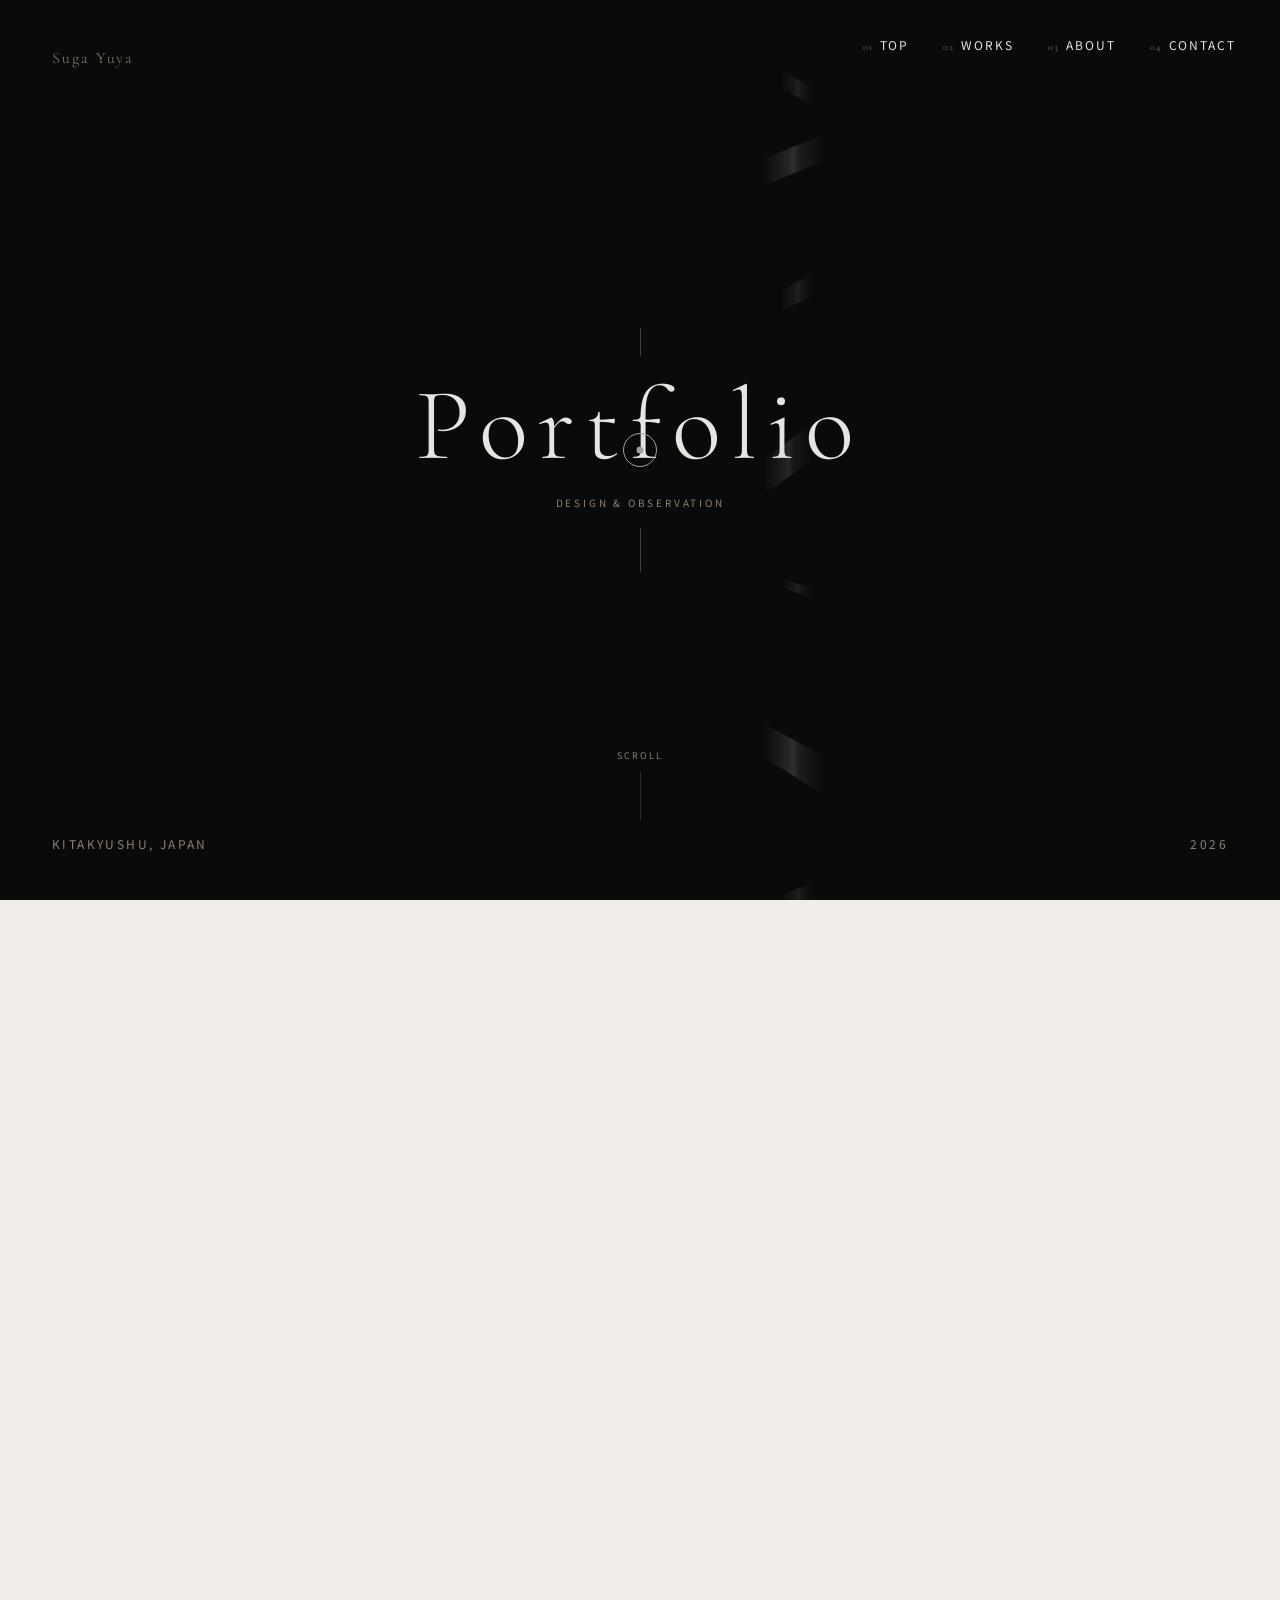
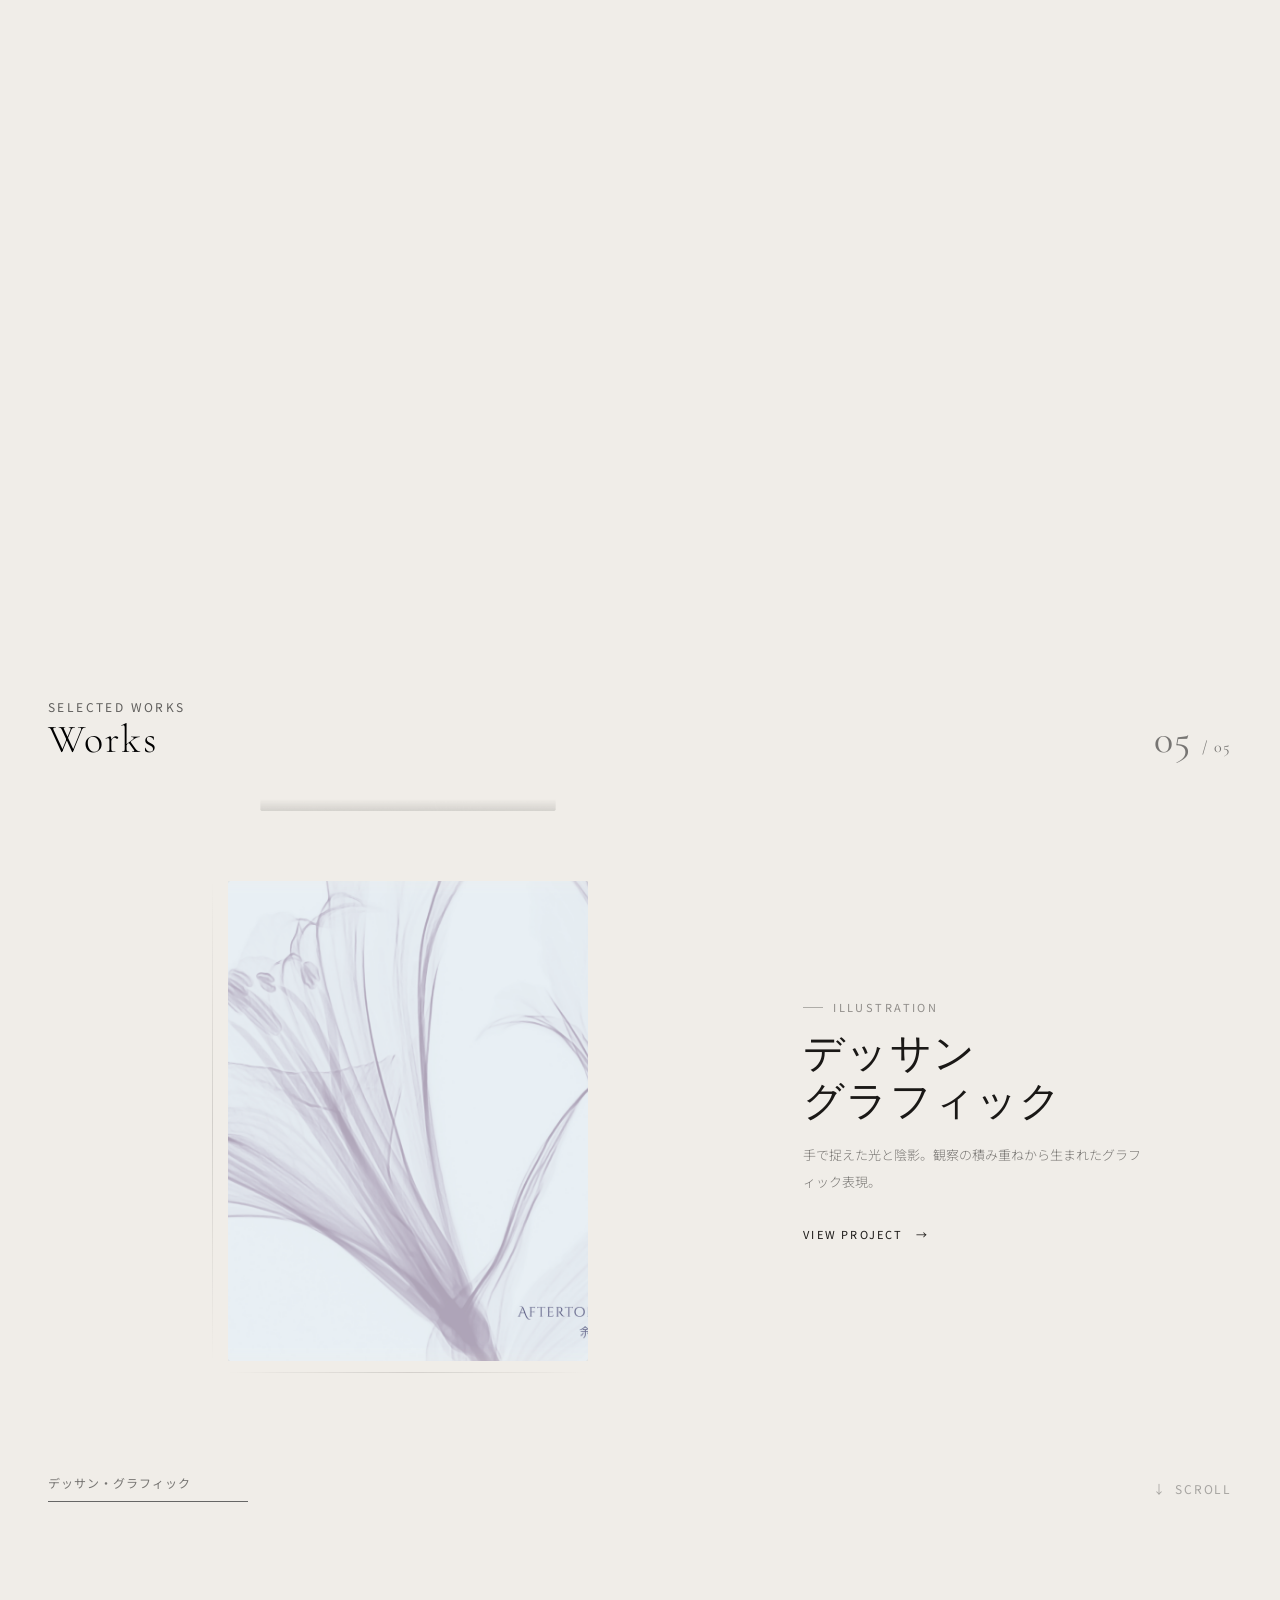
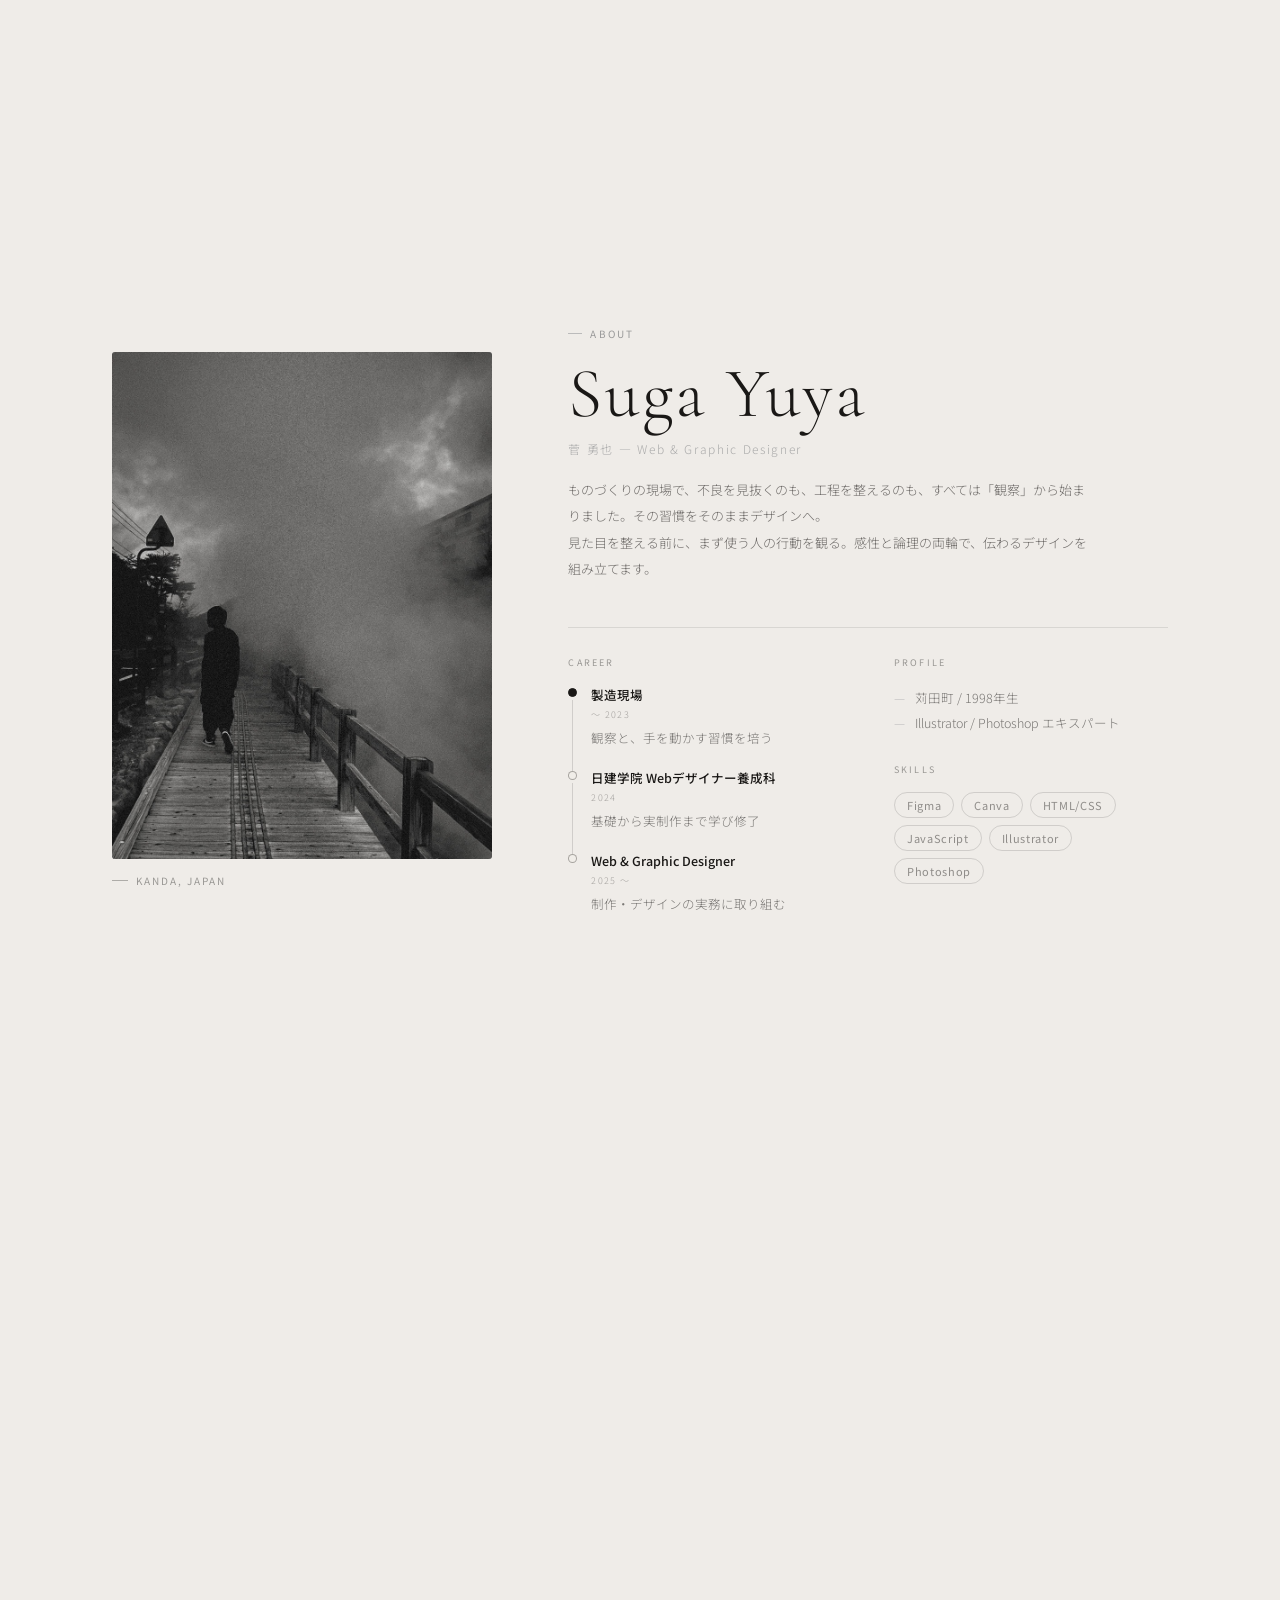
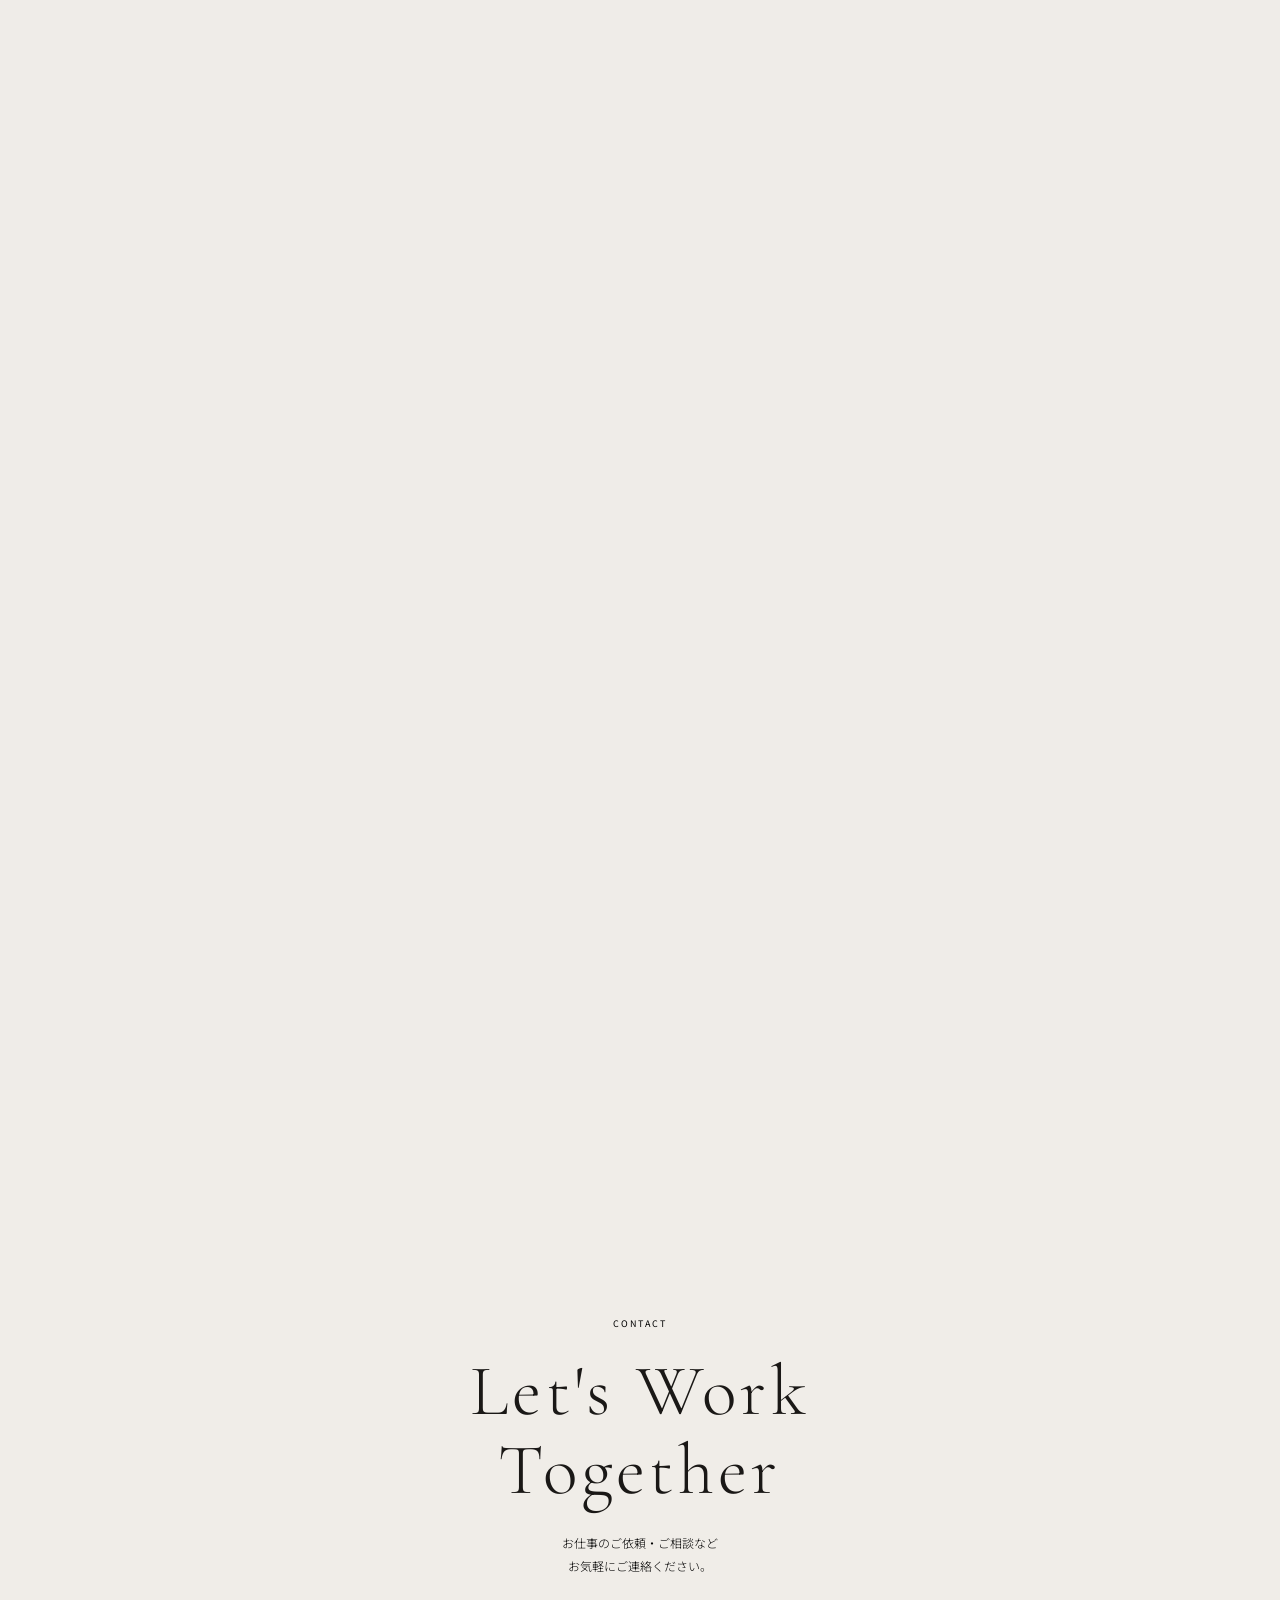
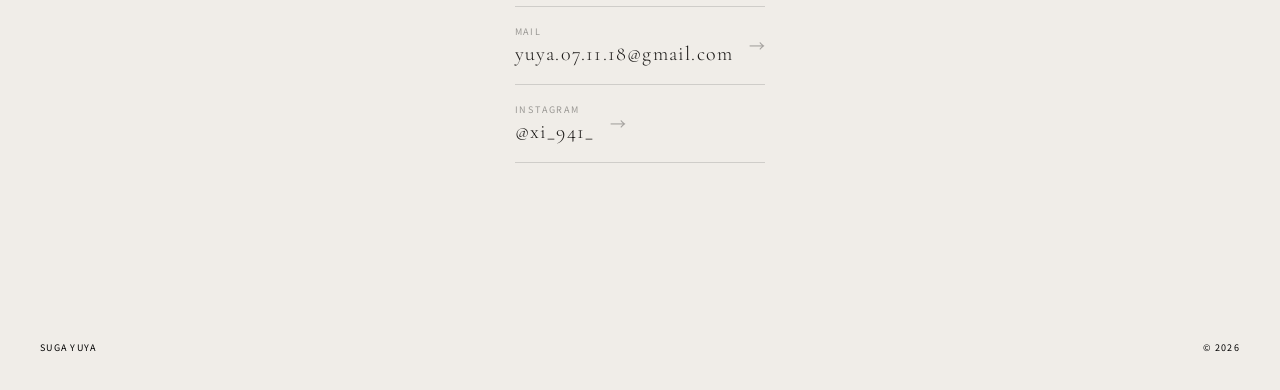
<file: index.html>
<!DOCTYPE html>
<html lang="ja">
<head>
<meta charset="UTF-8">
<meta name="viewport" content="width=device-width, initial-scale=1.0">
<title>Suga Yuya — Portfolio</title>
<link rel="stylesheet" href="css/style.css">
</head>
<body>

<canvas id="waveCanvas" style="position:fixed;top:0;left:0;width:100vw;height:100vh;z-index:5;pointer-events:none;"></canvas>

<div style="display:none">
  <svg viewBox="0 0 1440 900" preserveAspectRatio="xMidYMid slice" xmlns="http://www.w3.org/2000/svg">
    <g id="waveGroup" fill="none" stroke="white" opacity="0.15">
      <path class="wp" d="M200 -50 Q160 225 195 450 Q230 675 180 950"/>
      <path class="wp" d="M220 -50 Q175 225 210 450 Q245 675 195 950"/>
      <path class="wp" d="M240 -50 Q190 225 225 450 Q260 675 210 950"/>
      <path class="wp" d="M260 -50 Q205 225 240 450 Q275 675 225 950"/>
      <path class="wp" d="M280 -50 Q220 225 255 450 Q290 675 240 950"/>
      <path class="wp" d="M300 -50 Q235 225 270 450 Q305 675 255 950"/>
      <path class="wp" d="M320 -50 Q250 225 285 450 Q320 675 270 950"/>
      <path class="wp" d="M340 -50 Q265 225 300 450 Q335 675 285 950"/>
      <path class="wp" d="M360 -50 Q280 225 315 450 Q350 675 300 950"/>
      <path class="wp" d="M380 -50 Q295 225 330 450 Q365 675 315 950"/>
      <path class="wp" d="M400 -50 Q310 225 345 450 Q380 675 330 950"/>
      <path class="wp" d="M420 -50 Q325 225 360 450 Q395 675 345 950"/>
      <path class="wp" d="M440 -50 Q340 225 375 450 Q410 675 360 950"/>
      <path class="wp" d="M460 -50 Q355 225 390 450 Q425 675 375 950"/>
    </g>
  </svg>
</div>

<nav class="pc-nav" id="pcNav">
  <a class="pc-nav-item" data-section="fv"><span class="pc-nav-num">01</span>Top</a>
  <a class="pc-nav-item" data-section="works"><span class="pc-nav-num">02</span>Works</a>
  <a class="pc-nav-item" data-section="about"><span class="pc-nav-num">03</span>About</a>
  <a class="pc-nav-item" data-section="contact"><span class="pc-nav-num">04</span>Contact</a>
</nav>

<button class="menu-btn" id="menuBtn">
  <span class="mbl"></span><span class="mbl"></span>
</button>

<div class="menu-overlay" id="menuOverlay">
  <nav class="menu-nav">
    <a class="mni" data-section="fv"><span class="mni-num">01</span><span class="mni-label">Top</span><span class="mni-arrow">→</span></a>
    <a class="mni" data-section="works"><span class="mni-num">02</span><span class="mni-label">Works</span><span class="mni-arrow">→</span></a>
    <a class="mni" data-section="about"><span class="mni-num">03</span><span class="mni-label">About</span><span class="mni-arrow">→</span></a>
    <a class="mni" data-section="contact"><span class="mni-num">04</span><span class="mni-label">Contact</span><span class="mni-arrow">→</span></a>
  </nav>
  <div class="menu-footer">
    <a href="#" class="mfl">Instagram</a>
    <a href="#" class="mfl">GitHub</a>
  </div>
</div>

<div class="fv-wrap">
  <div class="fv" id="fv">
    <canvas class="particle-canvas" data-color="220,216,210" data-opacity="0.7"></canvas>
    <div class="fv-inner">
      <div class="fv-row">
        <span class="fv-name" id="fvName">Suga Yuya</span>
      </div>
      <div class="fv-row-bot">
        <span class="fv-label" id="fvLoc">Kitakyushu, Japan</span>
        <span class="fv-label" id="fvYear">2026</span>
      </div>
    </div>
    <div class="fv-center">
      <div class="fv-div" id="fvDivTop"></div>
      <h1 class="fv-title" id="fvTitle">Portfolio</h1>
      <p class="fv-sub" id="fvSub">Design &amp; Observation</p>
      <div class="fv-div" id="fvDivBot"></div>
    </div>
    <div class="scroll-hint" id="scrollHint">
      <span class="scroll-hint-txt" id="scrollTxt">Scroll</span>
      <div class="scroll-bar" id="scrollBar"></div>
    </div>
  </div>
</div>

<div class="works-section" id="worksSection">
  <div class="works-sticky-wrap" id="worksStickyWrap">
    <div class="works-sticky">
      <header class="works-header">
        <div class="works-header-left">
          <span class="works-eyebrow">Selected Works</span>
          <h2 class="works-heading">Works</h2>
        </div>
        <div class="works-counter">
          <span class="works-counter-cur" id="currentNum">01</span>
          <span>&nbsp;/&nbsp;05</span>
        </div>
      </header>
      <div class="works-main">
        <div class="cards-viewport">
          <div class="cards-track" id="cardsTrack">
            <a href="works/pediatric.html" class="w-card active"><div class="card-side-line"></div><div class="card-bg"><img src="images/after01.jpg" alt="小児科サイトリニューアル"></div><div class="card-bottom-line"></div></a>
            <a href="works/restaurant.html" class="w-card"><div class="card-side-line"></div><div class="card-bg"><img src="images/after02.jpg" alt="飲食店コーポレート"></div><div class="card-bottom-line"></div></a>
            <a href="works/tattoo.html" class="w-card"><div class="card-side-line"></div><div class="card-bg"><img src="images/HTS&TEXT_black.png" alt="タトゥースタジオロゴ"></div><div class="card-bottom-line"></div></a>
            <a href="works/lp.html" class="w-card"><div class="card-side-line"></div><div class="card-bg"><img src="images/works08.jpg" alt="LPデザイン"></div><div class="card-bottom-line"></div></a>
            <a href="works/graphic.html" class="w-card"><div class="card-side-line"></div><div class="card-bg"><img src="images/works06.png" alt="デッサングラフィック"></div><div class="card-bottom-line"></div></a>
          </div>
        </div>
        <div class="works-info" id="worksInfo">
          <span class="works-info-cat" id="wCat">Web Design</span>
          <h3 class="works-info-title" id="wTitle">小児科サイト<br>リニューアル</h3>
          <p class="works-info-desc" id="wDesc">初めての受診でも迷わない。保護者の行動観察から導線を再設計した小児科サイト。</p>
          <a class="works-info-link" id="wLink" href="works/pediatric.html">View Project<span class="wil-arrow">→</span></a>
        </div>
      </div>
      <div class="works-bottom">
        <div class="progress-wrap">
          <span class="progress-label" id="progressLabel">小児科サイトリニューアル</span>
          <div class="progress-track"><div class="progress-fill" id="progressFill" style="width:20%"></div></div>
        </div>
        <div class="scroll-down-hint"><span>↓</span><span>Scroll</span></div>
      </div>
    </div>
  </div>
</div>

<div class="about-section" id="aboutSection">
  <div class="about-sticky-wrap" id="aboutStickyWrap">
    <div class="about-sticky" id="aboutSticky">
      <div class="about-label-overlay">
        <span class="about-label-text" id="aboutLabel">About</span>
      </div>
      <div class="about-content" id="aboutContent">
        <div class="about-portrait">
          <div class="about-portrait-bg"><img src="images/about.jpg" alt="Suga Yuya"></div>
          <span class="about-portrait-cap">Kanda, Japan</span>
        </div>
        <div class="about-info">
          <span class="about-eyebrow">About</span>
          <h2 class="about-name"><span class="nm-line">Suga</span> <span class="nm-line">Yuya</span></h2>
          <p class="about-name-ja">菅 勇也 — Web &amp; Graphic Designer</p>
          <p class="about-bio">ものづくりの現場で、不良を見抜くのも、工程を整えるのも、すべては「観察」から始まりました。その習慣をそのままデザインへ。<br>見た目を整える前に、まず使う人の行動を観る。感性と論理の両輪で、伝わるデザインを組み立てます。</p>
          <div class="about-detail">
            <div class="about-career">
              <span class="about-block-label">Career</span>
              <div class="tl">
                <div class="tl-item"><span class="tl-dot"></span><div class="tl-body"><b>製造現場</b><span class="tl-year">〜 2023</span>観察と、手を動かす習慣を培う</div></div>
                <div class="tl-item"><span class="tl-dot"></span><div class="tl-body"><b>日建学院 Webデザイナー養成科</b><span class="tl-year">2024</span>基礎から実制作まで学び修了</div></div>
                <div class="tl-item"><span class="tl-dot"></span><div class="tl-body"><b>Web &amp; Graphic Designer</b><span class="tl-year">2025 〜</span>制作・デザインの実務に取り組む</div></div>
              </div>
            </div>
            <div class="about-side">
              <div class="about-profile">
                <span class="about-block-label">Profile</span>
                <div class="about-profile-item">苅田町 / 1998年生</div>
                <div class="about-profile-item">Illustrator / Photoshop エキスパート</div>
              </div>
              <div class="about-skills">
                <span class="about-block-label">Skills</span>
                <div class="about-skills-tags">
                  <span class="skill-tag">Figma</span>
                  <span class="skill-tag">Canva</span>
                  <span class="skill-tag">HTML/CSS</span>
                  <span class="skill-tag">JavaScript</span>
                  <span class="skill-tag">Illustrator</span>
                  <span class="skill-tag">Photoshop</span>
                </div>
              </div>
            </div>
          </div>
        </div>
      </div>
    </div>
  </div>
</div>

<div class="contact-section" id="contactSection">
  <div class="contact-sticky-wrap" id="contactStickyWrap">
    <div class="contact-sticky" id="contactSticky">
      <canvas class="particle-canvas" data-color="220,216,210" data-opacity="0.8" data-speed="0.006"></canvas>
      <div class="contact-inner" id="contactInner">
        <span class="contact-eyebrow" id="cEyebrow">Contact</span>
        <h2 class="contact-heading" id="cHeading">Let's Work<br>Together</h2>
        <p class="contact-sub" id="cSub">お仕事のご依頼・ご相談など<br>お気軽にご連絡ください。</p>
        <div class="contact-links">
          <a href="mailto:yuya.07.11.18@gmail.com" class="contact-email" id="cEmail">
            <span class="contact-link-main">
              <span class="contact-link-label">Mail</span>
              <span class="contact-link-value">yuya.07.11.18@gmail.com</span>
            </span>
            <span class="contact-link-icon">→</span>
          </a>
          <a href="https://www.instagram.com/xi_941_" target="_blank" class="contact-sns-link" id="cIg">
            <span class="contact-link-main">
              <span class="contact-link-label">Instagram</span>
              <span class="contact-link-value">@xi_941_</span>
            </span>
            <span class="contact-link-icon">→</span>
          </a>
        </div>
      </div>
      <div class="contact-footer">
        <span class="contact-footer-txt" id="cFootL">Suga Yuya</span>
        <span class="contact-footer-txt" id="cFootR">© 2026</span>
      </div>
    </div>
  </div>
</div>

<div class="cursor" id="cursor"></div>
<div class="cursor-ring" id="cursorRing"></div>

<script src="js/main.js"></script>
<script src="js/hamburger.js"></script>
<script src="js/wave.js"></script>

</body>
</html>
</file>
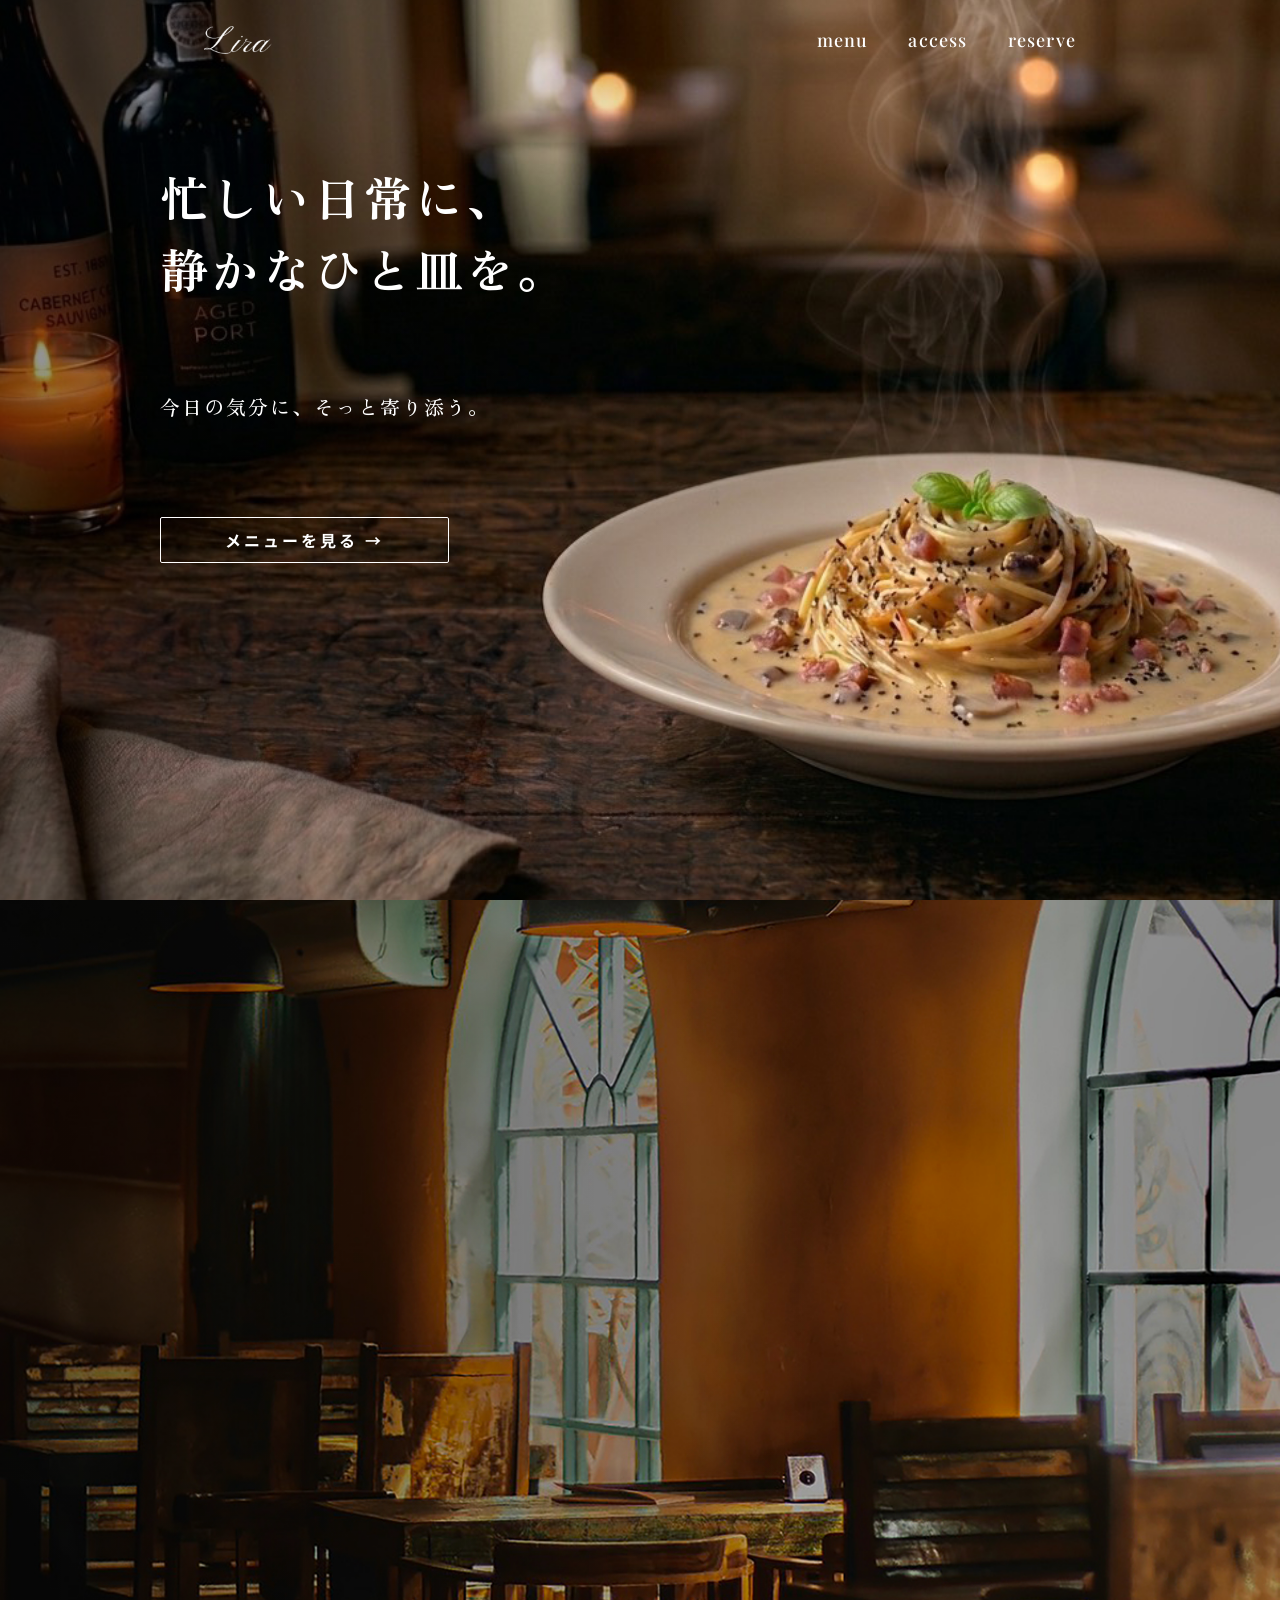
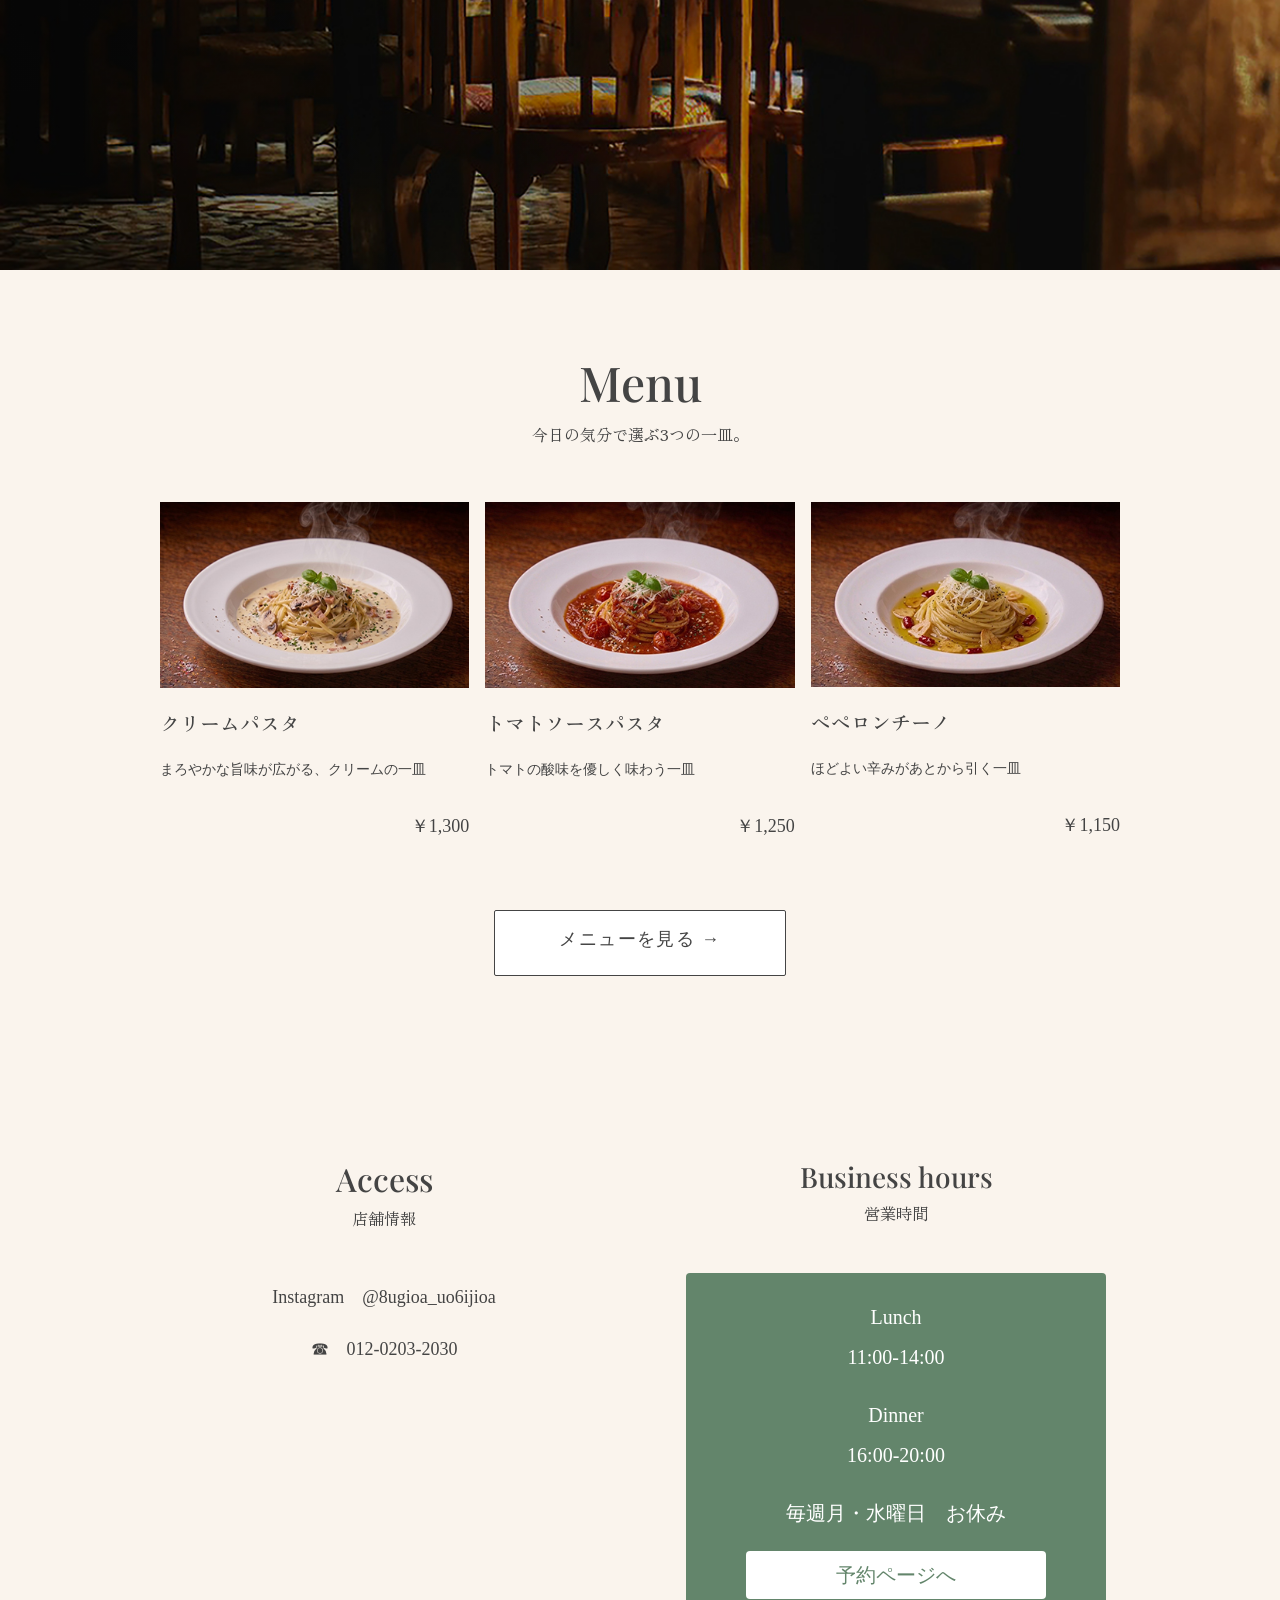
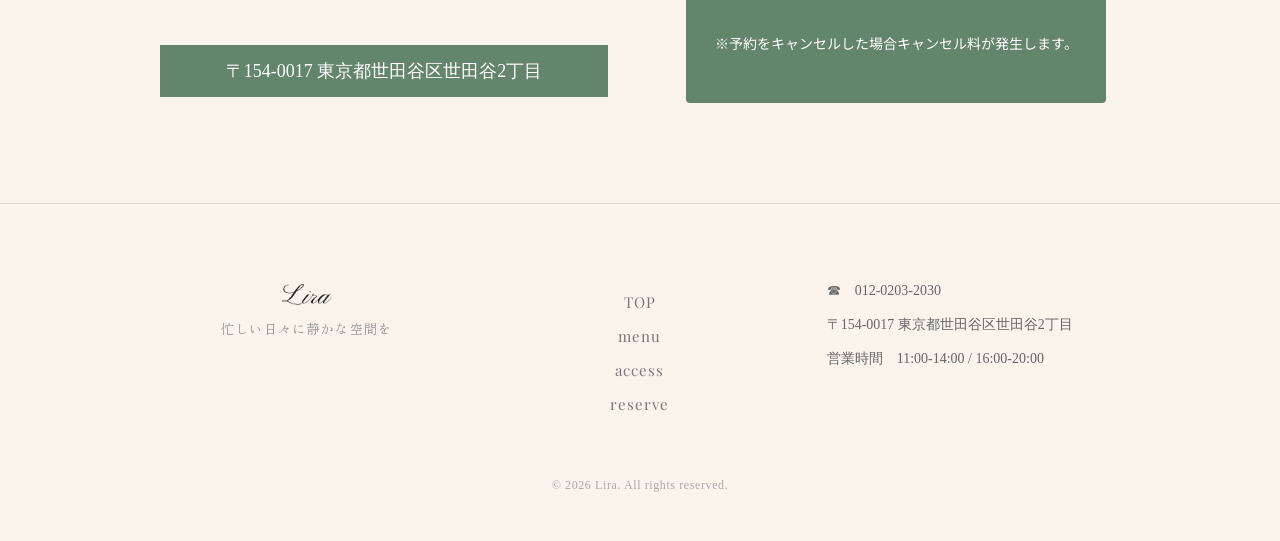
<file: lira/index.html>
<!DOCTYPE html>
<html lang="ja">
<head>
  <meta charset="utf-8">
  <meta name="viewport" content="width=device-width, initial-scale=1">
  <title>Lira</title>
  <link rel="stylesheet" href="style.css">
  <link rel="preconnect" href="https://fonts.googleapis.com">
  <link rel="preconnect" href="https://fonts.gstatic.com" crossorigin>
  <link href="https://fonts.googleapis.com/css2?family=Noto+Sans+JP:wght@400;500;700&family=Playfair+Display:wght@400;500;700&family=Zen+Old+Mincho:wght@400;500;700&display=swap" rel="stylesheet">
</head>

<body class="lira_top">

<header class="hero">
  <div class="wrap">

    <div class="hero_head">
      <a class="logo" href="#">
        <img class="logo_img" src="img/logo1.png" alt="Lira">
      </a>

      <nav class="nav" aria-label="グローバルナビ">
        <ul class="nav_list">
          <li><a href="#" class="nav_item">menu</a></li>
          <li><a href="#" class="nav_item">access</a></li>
          <li><a href="#" class="nav_item">reserve</a></li>
        </ul>
      </nav>
    </div>

    <div class="hero_me">
      <h1 class="hero_ttl">忙しい日常に、<br>静かなひと皿を。</h1>
      <p class="hero_sub">今日の気分に、そっと寄り添う。</p>

      <a class="info_cta" href="#">
        <span class="info_cta_text">メニューを見る →</span>
      </a>
    </div>

  </div>
</header>

  <main>

    <section class="atm sec">
      <div class="wrap">
        <div class="atm__box">
          <h2 class="atm__ttl">
            自然の音、光を感じながら、<br>
            静かに過ごしてほしい。<br>
            手間を惜しまない。<br>
            今日だけ少し整った空間。
          </h2>
        </div>
      </div>
    </section>

    <section class="menu sec">
      <div class="wrap">
        <div class="menu__head">
          <h2 class="menu__ttl">Menu</h2>
          <p class="menu__sub">今日の気分で選ぶ3つの一皿。</p>
        </div>

        <ul class="menu__list">
          <li class="menu__item">
            <img src="img/pasta1.jpg" alt="クリームパスタ" class="menu__img">
            <span class="menu__name">クリームパスタ</span>
            <span class="menu__text">まろやかな旨味が広がる、クリームの一皿</span>
            <span class="menu__price">￥1,300</span>
          </li>

          <li class="menu__item">
            <img src="img/pasta2.jpg" alt="トマトソースパスタ" class="menu__img">
            <span class="menu__name">トマトソースパスタ</span>
            <span class="menu__text">トマトの酸味を優しく味わう一皿</span>
            <span class="menu__price">￥1,250</span>
          </li>

          <li class="menu__item">
            <img src="img/pasta3.jpg" alt="ペペロンチーノ" class="menu__img">
            <span class="menu__name">ペペロンチーノ</span>
            <span class="menu__text">ほどよい辛みがあとから引く一皿</span>
            <span class="menu__price">￥1,150</span>
          </li>
        </ul>

        <a class="menu__cta" href="#">メニューを見る →</a>
      </div>
    </section>

    <section class="info sec">
      <div class="wrap info__grid">

        <section class="access">
          <div class="access__head">
            <h2 class="access__ttl">Access</h2>
            <p class="access__sub">店舗情報</p>
          </div>

          <ul class="access__list">
            <li>Instagram　@8ugioa_uo6ijioa</li>
            <li>☎　012-0203-2030</li>
          </ul>

          <div class="access__map">
<iframe
  src="https://www.google.com/maps?q=35.6464,139.6536&output=embed"
  width="100%"
  height="100%"
  style="border:0;"
  allowfullscreen=""
  loading="lazy"
  referrerpolicy="no-referrer-when-downgrade"
  title="Lira地図">
</iframe>
          </div>

          <p class="access__address">〒154-0017 東京都世田谷区世田谷2丁目</p>
        </section>

        <section class="business">
          <div class="business__head">
            <h2 class="business__ttl">Business hours</h2>
            <p class="business__sub">営業時間</p>
          </div>

          <div class="business__box">
            <ul class="business__list">
              <li>Lunch<br>11:00-14:00</li>
              <li>Dinner<br>16:00-20:00</li>
              <li>毎週月・水曜日　お休み</li>
              <li><a href="#" class="business__link">予約ページへ</a></li>
              <li>※予約をキャンセルした場合キャンセル料が発生します。</li>
            </ul>
          </div>
        </section>

      </div>
    </section>

  </main>

  <footer class="ft">
    <div class="wrap ft__grid">

      <div class="ft__brand">
        <img class="ft__logo" src="img/logo2.png" alt="Lira">
        <p class="ft__catch">忙しい日々に静かな空間を</p>
      </div>

      <nav class="ft__nav" aria-label="フッターナビ">
        <ul class="ft__nav-list">
          <li><a href="#">TOP</a></li>
          <li><a href="#">menu</a></li>
          <li><a href="#">access</a></li>
          <li><a href="#">reserve</a></li>
        </ul>
      </nav>

      <div class="ft__info">
        <ul class="ft__info-list">
          <li>☎　012-0203-2030</li>
          <li>〒154-0017 東京都世田谷区世田谷2丁目</li>
          <li>営業時間　11:00-14:00 / 16:00-20:00</li>
        </ul>
      </div>

    </div>
    <p class="ft__copy">© 2026 Lira. All rights reserved.</p>
  </footer>

<script>
document.addEventListener("DOMContentLoaded", () => {
  const navItems = document.querySelectorAll(".nav_item");
  const heroHead = document.querySelector(".hero_head");
  const atmSection = document.querySelector(".atm");
  const atmTitle = document.querySelector(".atm__ttl");

  navItems.forEach((item) => {
    item.addEventListener("mouseenter", () => {
      item.classList.add("is-hover");
    });

    item.addEventListener("mouseleave", () => {
      item.classList.remove("is-hover");
    });

    item.addEventListener("focus", () => {
      item.classList.add("is-hover");
    });

    item.addEventListener("blur", () => {
      item.classList.remove("is-hover");
    });
  });

  function clamp(value, min, max) {
    return Math.min(Math.max(value, min), max);
  }

  function updateUI() {
    if (heroHead) {
      heroHead.classList.toggle("is-scrolled", window.scrollY > 30);
    }

    if (atmSection && heroHead) {
      const rect = atmSection.getBoundingClientRect();
      const isAtm = rect.top <= 100 && rect.bottom > 100;
      heroHead.classList.toggle("is-atm", isAtm);
    }

    if (atmSection && atmTitle) {
      const rect = atmSection.getBoundingClientRect();
      const windowH = window.innerHeight;

      const start = windowH * 0.9;
      const end = windowH * 0.2;

      const progress = clamp((start - rect.top) / (start - end), 0, 1);

      const y = 40 - progress * 40;
      const opacity = progress;

      atmTitle.style.setProperty("--atm-y", `${y}px`);
      atmTitle.style.setProperty("--atm-opacity", opacity);
    }
  }

  let ticking = false;

  function onScroll() {
    if (!ticking) {
      window.requestAnimationFrame(() => {
        updateUI();
        ticking = false;
      });
      ticking = true;
    }
  }

  updateUI();
  window.addEventListener("scroll", onScroll);
  window.addEventListener("resize", updateUI);
});
</script>

</body>
</html>
</file>
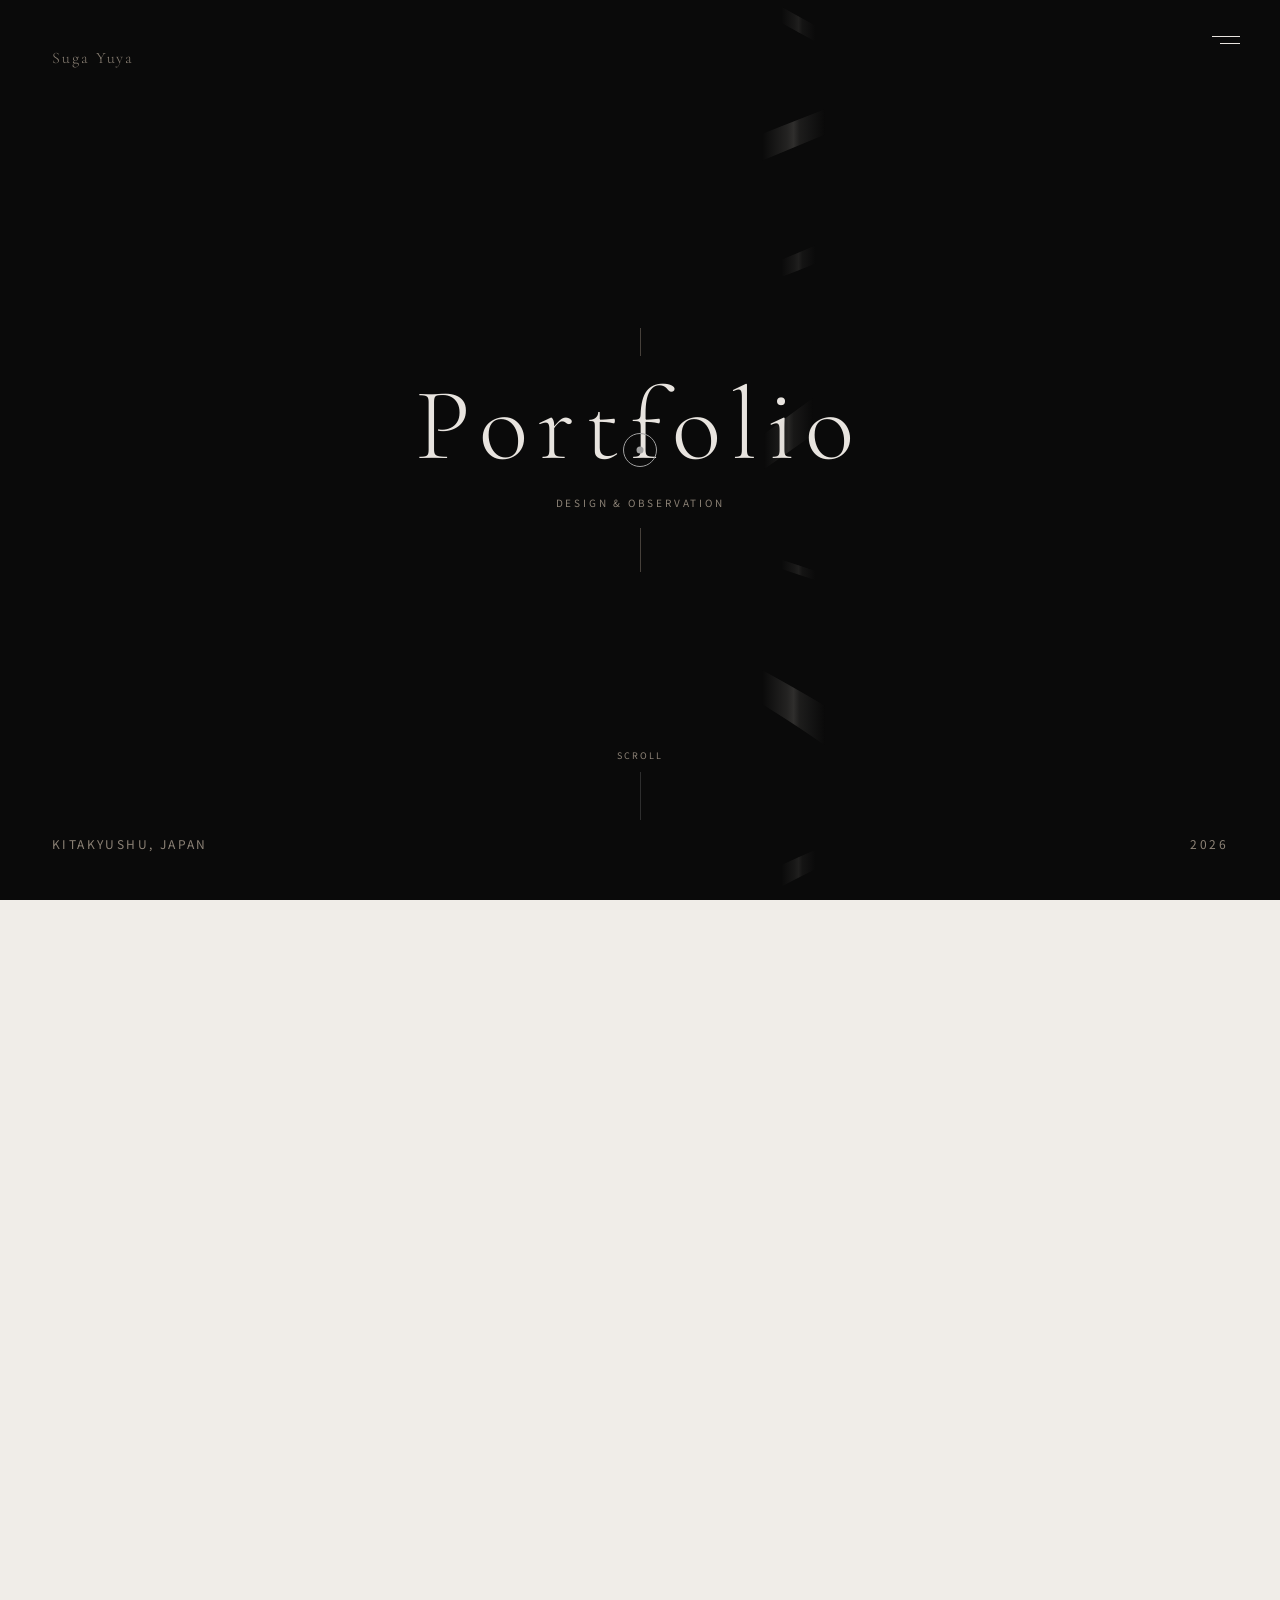
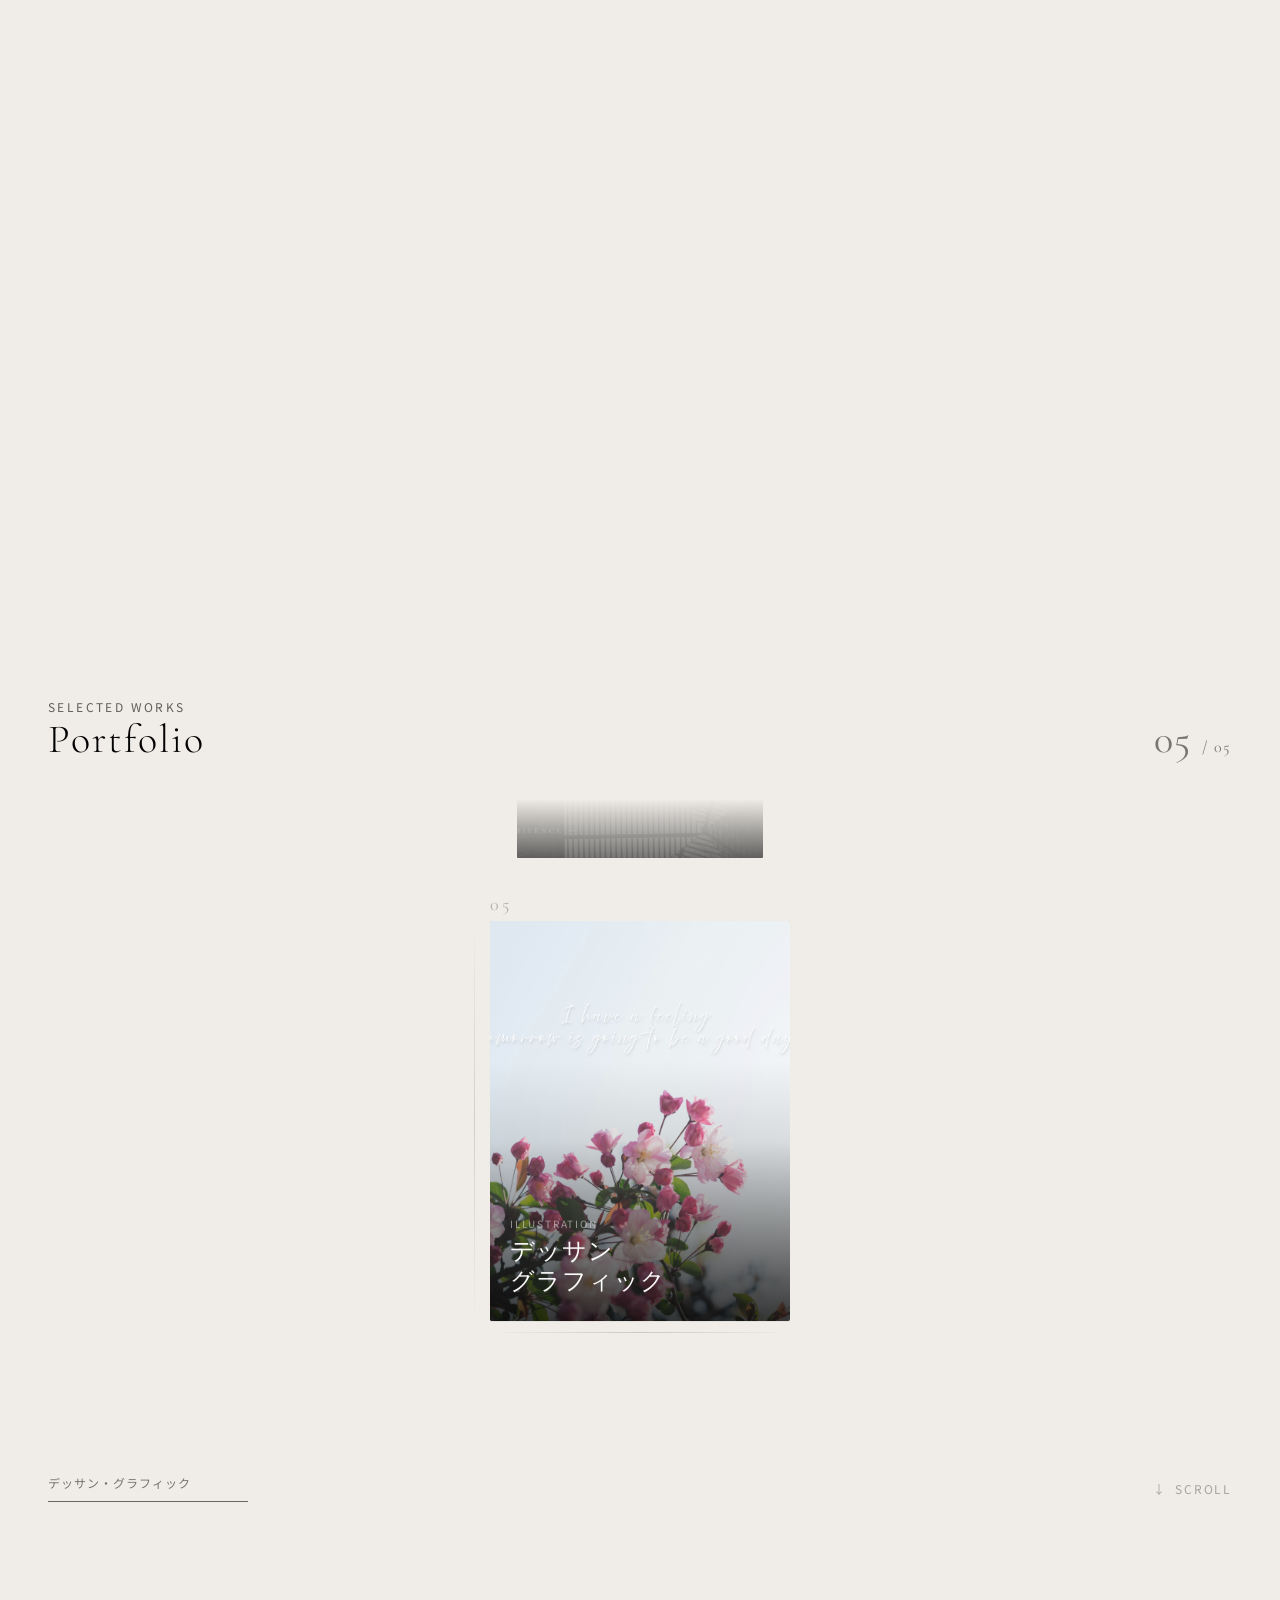
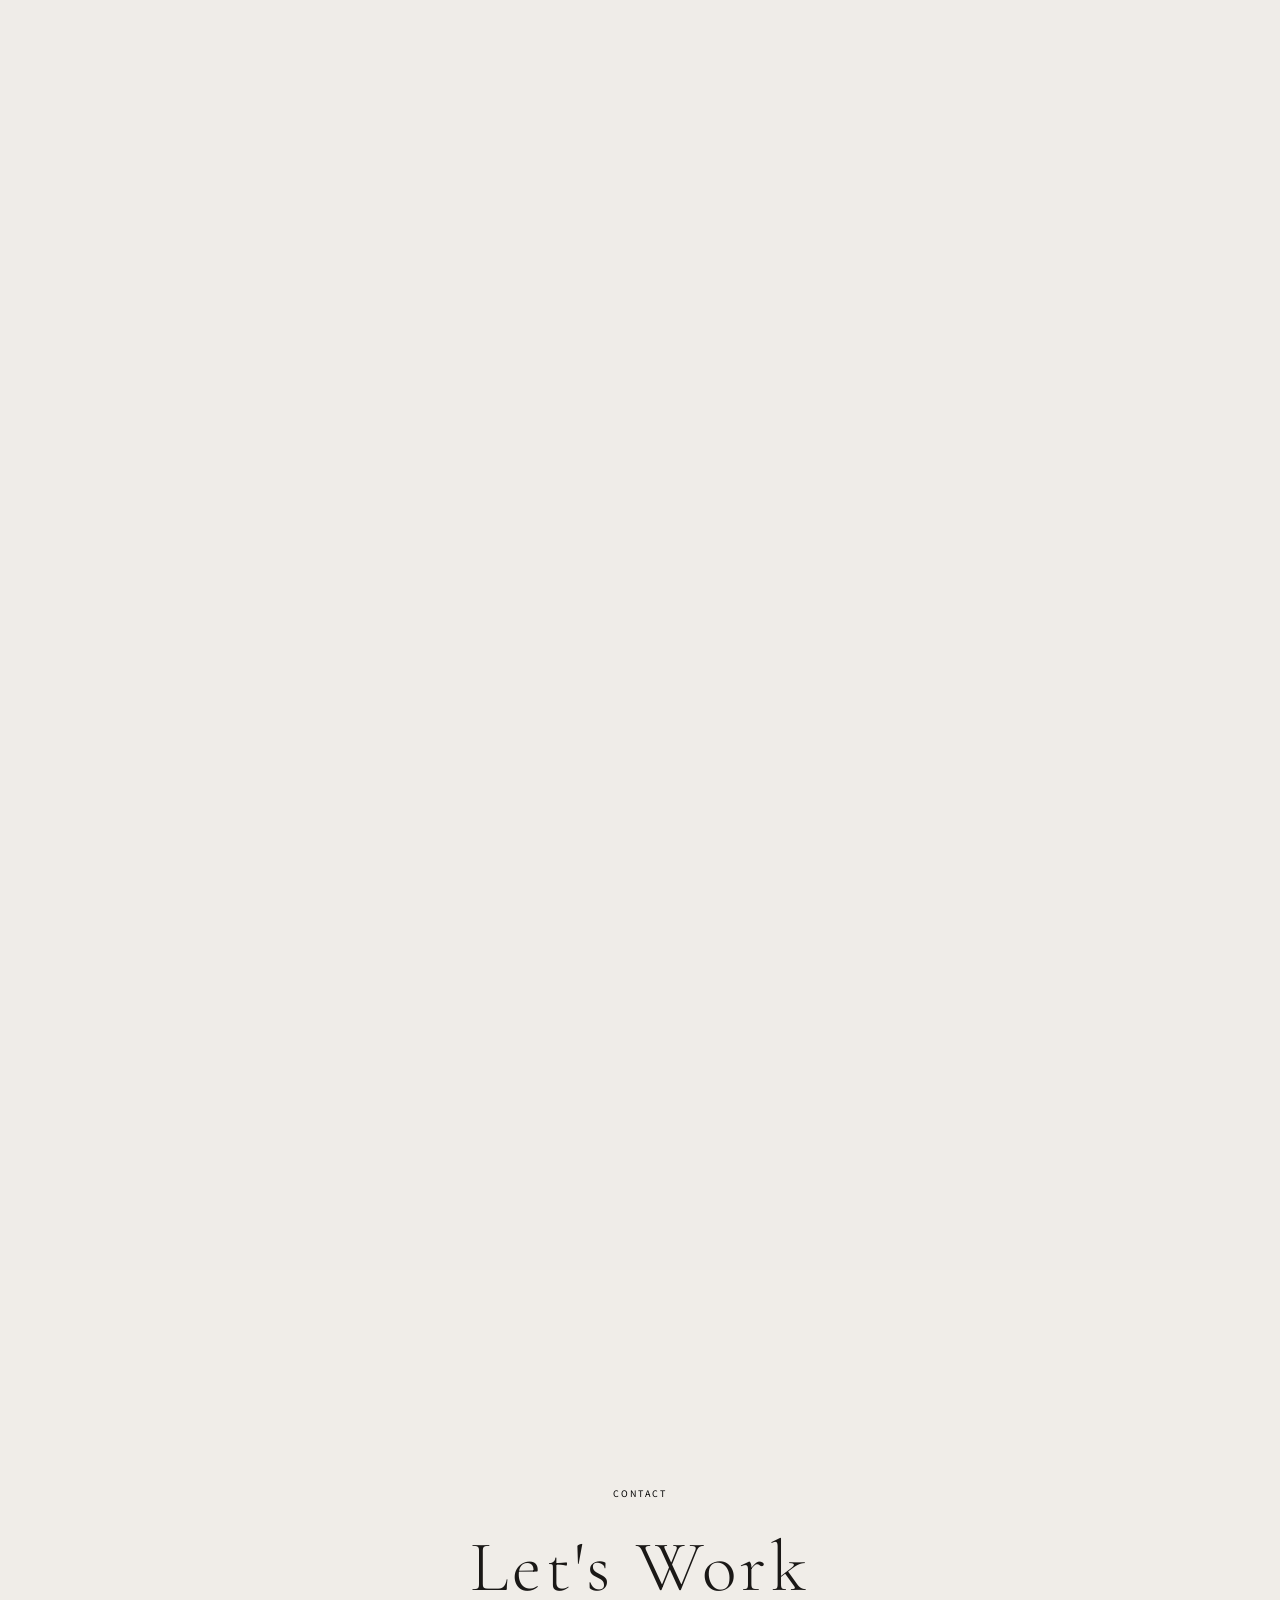
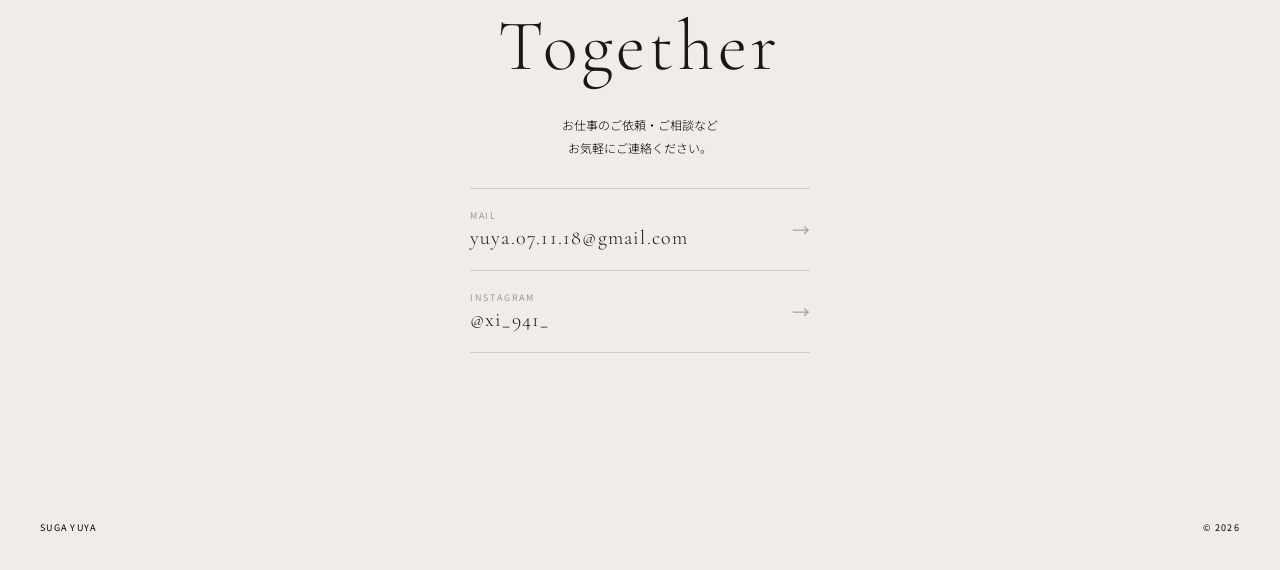
<file: portfolio/index.html>
<!DOCTYPE html>
<html lang="ja">
<head>
<meta charset="UTF-8">
<meta name="viewport" content="width=device-width, initial-scale=1.0">
<title>Suga Yuya — Portfolio</title>
<link rel="stylesheet" href="css/style.css">
</head>
<body>

<canvas id="waveCanvas" style="position:fixed;top:0;left:0;width:100vw;height:100vh;z-index:5;pointer-events:none;"></canvas>

<div style="display:none">
  <svg viewBox="0 0 1440 900" preserveAspectRatio="xMidYMid slice" xmlns="http://www.w3.org/2000/svg">
    <g id="waveGroup" fill="none" stroke="white" opacity="0.15">
      <path class="wp" d="M200 -50 Q160 225 195 450 Q230 675 180 950"/>
      <path class="wp" d="M220 -50 Q175 225 210 450 Q245 675 195 950"/>
      <path class="wp" d="M240 -50 Q190 225 225 450 Q260 675 210 950"/>
      <path class="wp" d="M260 -50 Q205 225 240 450 Q275 675 225 950"/>
      <path class="wp" d="M280 -50 Q220 225 255 450 Q290 675 240 950"/>
      <path class="wp" d="M300 -50 Q235 225 270 450 Q305 675 255 950"/>
      <path class="wp" d="M320 -50 Q250 225 285 450 Q320 675 270 950"/>
      <path class="wp" d="M340 -50 Q265 225 300 450 Q335 675 285 950"/>
      <path class="wp" d="M360 -50 Q280 225 315 450 Q350 675 300 950"/>
      <path class="wp" d="M380 -50 Q295 225 330 450 Q365 675 315 950"/>
      <path class="wp" d="M400 -50 Q310 225 345 450 Q380 675 330 950"/>
      <path class="wp" d="M420 -50 Q325 225 360 450 Q395 675 345 950"/>
      <path class="wp" d="M440 -50 Q340 225 375 450 Q410 675 360 950"/>
      <path class="wp" d="M460 -50 Q355 225 390 450 Q425 675 375 950"/>
    </g>
  </svg>
</div>

<button class="menu-btn" id="menuBtn">
  <span class="mbl"></span><span class="mbl"></span>
</button>

<div class="menu-overlay" id="menuOverlay">
  <nav class="menu-nav">
    <a class="mni" data-section="fv"><span class="mni-num">01</span><span class="mni-label">Top</span><span class="mni-arrow">→</span></a>
    <a class="mni" data-section="works"><span class="mni-num">02</span><span class="mni-label">Works</span><span class="mni-arrow">→</span></a>
    <a class="mni" data-section="about"><span class="mni-num">03</span><span class="mni-label">About</span><span class="mni-arrow">→</span></a>
    <a class="mni" data-section="contact"><span class="mni-num">04</span><span class="mni-label">Contact</span><span class="mni-arrow">→</span></a>
  </nav>
  <div class="menu-footer">
    <a href="#" class="mfl">Instagram</a>
    <a href="#" class="mfl">GitHub</a>
  </div>
</div>

<div class="fv-wrap">
  <div class="fv" id="fv">
    <canvas class="particle-canvas" data-color="220,216,210" data-opacity="0.7"></canvas>
    <div class="fv-inner">
      <div class="fv-row">
        <span class="fv-name" id="fvName">Suga Yuya</span>
      </div>
      <div class="fv-row-bot">
        <span class="fv-label" id="fvLoc">Kitakyushu, Japan</span>
        <span class="fv-label" id="fvYear">2026</span>
      </div>
    </div>
    <div class="fv-center">
      <div class="fv-div" id="fvDivTop"></div>
      <h1 class="fv-title" id="fvTitle">Portfolio</h1>
      <p class="fv-sub" id="fvSub">Design &amp; Observation</p>
      <div class="fv-div" id="fvDivBot"></div>
    </div>
    <div class="scroll-hint" id="scrollHint">
      <span class="scroll-hint-txt" id="scrollTxt">Scroll</span>
      <div class="scroll-bar" id="scrollBar"></div>
    </div>
  </div>
</div>

<div class="works-section" id="worksSection">
  <div class="works-sticky-wrap" id="worksStickyWrap">
    <div class="works-sticky">
      <header class="works-header">
        <div class="works-header-left">
          <span class="works-eyebrow">Selected Works</span>
          <h2 class="works-heading">Portfolio</h2>
        </div>
        <div class="works-counter">
          <span class="works-counter-cur" id="currentNum">01</span>
          <span>&nbsp;/&nbsp;05</span>
        </div>
      </header>
      <div class="cards-viewport">
        <div class="cards-track" id="cardsTrack">
          <a href="works/index.html" class="w-card active">
            <span class="card-num">01</span><div class="card-side-line"></div>
            <div class="card-bg"><img src="images/after01.jpg" alt="小児科サイトリニューアル"></div>
            <div class="card-overlay"><span class="card-tag">Web Design</span><span class="card-title">小児科サイト<br>リニューアル</span></div>
            <div class="card-bottom-line"></div>
          </a>
          <a href="works/project01.html" class="w-card">
            <span class="card-num">02</span><div class="card-side-line"></div>
            <div class="card-bg"><img src="images/after02.jpg" alt="飲食店コーポレート"></div>
            <div class="card-overlay"><span class="card-tag">Web Design</span><span class="card-title">飲食店<br>コーポレート</span></div>
            <div class="card-bottom-line"></div>
          </a>
          <a href="works/project02.html" class="w-card">
            <span class="card-num">03</span><div class="card-side-line"></div>
            <div class="card-bg"><img src="images/worsk05.png" alt="タトゥースタジオロゴ"></div>
            <div class="card-overlay"><span class="card-tag">Graphic</span><span class="card-title">タトゥースタジオ<br>ロゴデザイン</span></div>
            <div class="card-bottom-line"></div>
          </a>
          <a href="works/project03.html" class="w-card">
            <span class="card-num">04</span><div class="card-side-line"></div>
            <div class="card-bg"><img src="images/works04.png" alt="LPデザイン"></div>
            <div class="card-overlay"><span class="card-tag">Landing Page</span><span class="card-title">LP<br>デザイン</span></div>
            <div class="card-bottom-line"></div>
          </a>
          <a href="works/project04.html" class="w-card">
            <span class="card-num">05</span><div class="card-side-line"></div>
            <div class="card-bg"><img src="images/works07.png" alt="デッサングラフィック"></div>
            <div class="card-overlay"><span class="card-tag">Illustration</span><span class="card-title">デッサン<br>グラフィック</span></div>
            <div class="card-bottom-line"></div>
          </a>
        </div>
      </div>
      <div class="works-bottom">
        <div class="progress-wrap">
          <span class="progress-label" id="progressLabel">小児科サイトリニューアル</span>
          <div class="progress-track"><div class="progress-fill" id="progressFill" style="width:20%"></div></div>
        </div>
        <div class="scroll-down-hint"><span>↓</span><span>Scroll</span></div>
      </div>
    </div>
  </div>
</div>

<div class="about-section" id="aboutSection">
  <div class="about-sticky-wrap" id="aboutStickyWrap">
    <div class="about-sticky" id="aboutSticky">
      <div class="about-label-overlay">
        <span class="about-label-text" id="aboutLabel">About</span>
      </div>
      <div class="about-img-area" id="aboutImgArea">
        <div class="about-portrait-bg">
          <img src="images/about.jpg" alt="Suga Yuya Profile">
        </div>
      </div>
      <div class="about-text-area" id="aboutTextArea">
        <div class="about-text-left">
          <span class="about-eyebrow">About</span>
          <div>
            <h2 class="about-name">Suga<br>Yuya</h2>
            <p class="about-name-ja" style="margin-top:4px">菅 勇也 — Web &amp; Graphic Designer</p>
          </div>
          <p class="about-bio">製造現場の観察力を武器に<br>Webデザインへ転換。<br>感性と論理で伝わるデザインを。</p>
        </div>
        <div class="about-text-right">
          <div class="about-list">
            <span class="about-list-label">Profile</span>
            <div class="about-list-item">北九州市 / 1998年生</div>
            <div class="about-list-item">日建学院 Webデザイナー養成科 修了</div>
            <div class="about-list-item">Illustrator / Photoshop エキスパート</div>
          </div>
          <div class="about-skills">
            <span class="about-skills-label">Skills</span>
            <span class="skill-tag">Figma</span>
            <span class="skill-tag">Canva</span>
            <span class="skill-tag">HTML/CSS</span>
            <span class="skill-tag">JavaScript</span>
            <span class="skill-tag">Illustrator</span>
            <span class="skill-tag">Photoshop</span>
          </div>
        </div>
      </div>
    </div>
  </div>
</div>

<div class="contact-section" id="contactSection">
  <div class="contact-sticky-wrap" id="contactStickyWrap">
    <div class="contact-sticky" id="contactSticky">
      <canvas class="particle-canvas" data-color="220,216,210" data-opacity="0.8" data-speed="0.006"></canvas>
      <div class="contact-inner" id="contactInner">
        <span class="contact-eyebrow" id="cEyebrow">Contact</span>
        <h2 class="contact-heading" id="cHeading">Let's Work<br>Together</h2>
        <p class="contact-sub" id="cSub">お仕事のご依頼・ご相談など<br>お気軽にご連絡ください。</p>
        <div class="contact-links">
          <a href="mailto:yuya.07.11.18@gmail.com" class="contact-email" id="cEmail">
            <span class="contact-link-main">
              <span class="contact-link-label">Mail</span>
              <span class="contact-link-value">yuya.07.11.18@gmail.com</span>
            </span>
            <span class="contact-link-icon">→</span>
          </a>
          <a href="https://www.instagram.com/xi_941_" target="_blank" class="contact-sns-link" id="cIg">
            <span class="contact-link-main">
              <span class="contact-link-label">Instagram</span>
              <span class="contact-link-value">@xi_941_</span>
            </span>
            <span class="contact-link-icon">→</span>
          </a>
        </div>
      </div>
      <div class="contact-footer">
        <span class="contact-footer-txt" id="cFootL">Suga Yuya</span>
        <span class="contact-footer-txt" id="cFootR">© 2026</span>
      </div>
    </div>
  </div>
</div>

<div class="cursor" id="cursor"></div>
<div class="cursor-ring" id="cursorRing"></div>

<script src="js/main.js"></script>
<script src="js/hamburger.js"></script>
<script src="js/wave.js"></script>

</body>
</html>
</file>
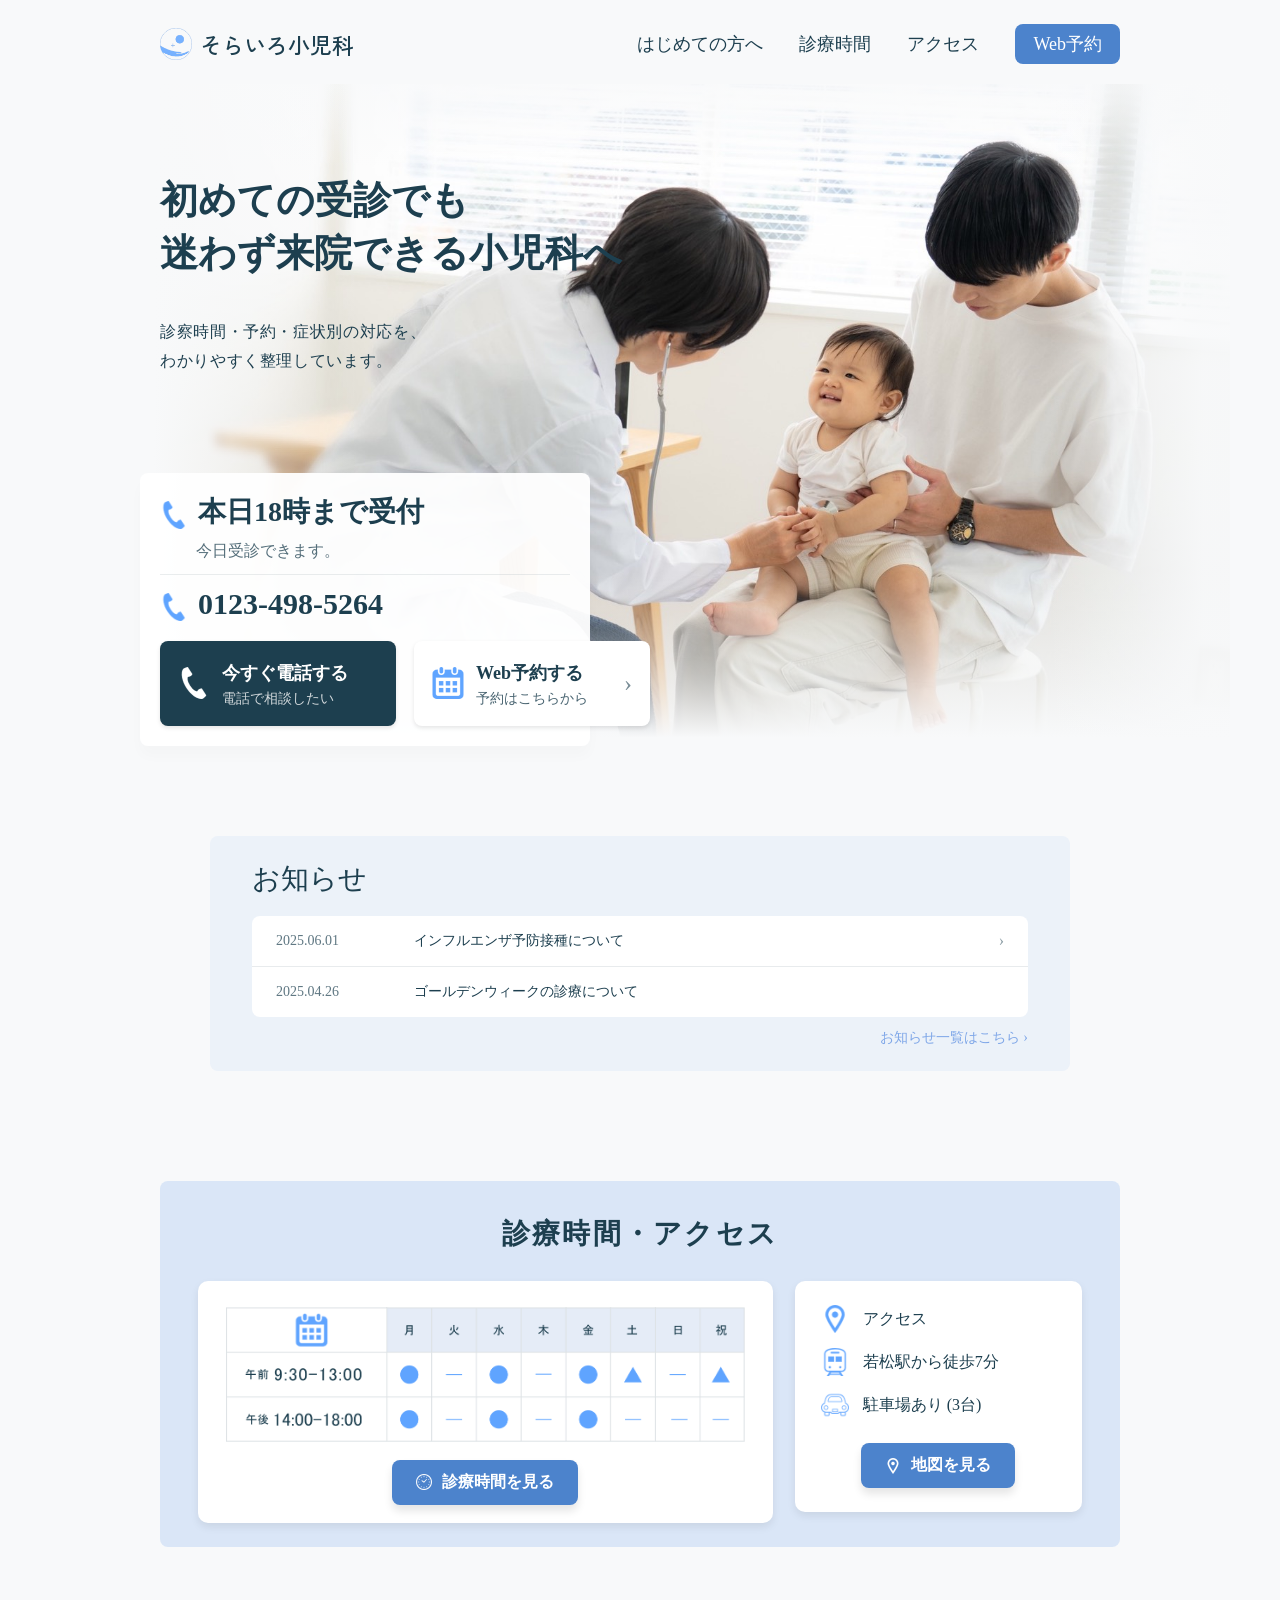
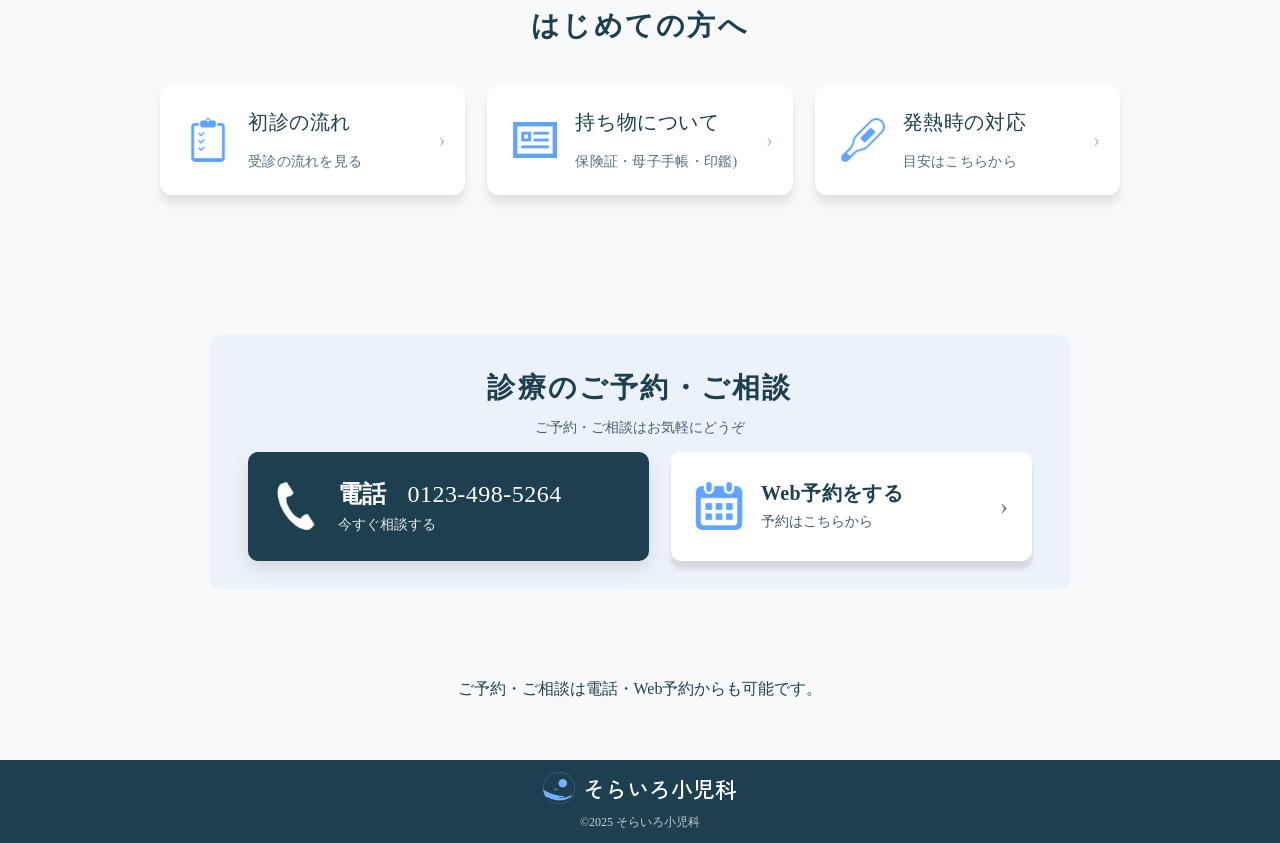
<file: sorairo/index.html>
<!DOCTYPE html>
<html>
<head>
  <meta charset="utf-8">
  <meta name="viewport" content="width=device-width, initial-scale=1">
  <title>そらいろ小児科</title>
    <link rel="stylesheet" href="style.css">
  <link href="https://fonts.googleapis.com/css2?family=Zen+Kaku+Gothic+New:wght@400;500;700&display=swap" rel="stylesheet">
  <link rel="icon" sizes="192x192" href="img/logo.png">
</head>

<body class="page page--top">

  <!-- Hero（ヘッダー＋ヒーロー） -->
<header class="hero">
  <div class="wrap">
   <div class="hd">
    <a class="logo" href="index.html">
     <img class="logo__img" src="img/logo.png" alt="そらいろ小児科">
     <span class="logo__txt">そらいろ小児科</span>
    </a>

  <nav class="pc_nav" aria-label="PCナビゲーション">
    <ul class="pc_nav__list">
      <li><a href="index.html#first">はじめての方へ</a></li>
      <li><a href="page2.html#hours">診療時間</a></li>
      <li><a href="page2.html#access">アクセス</a></li>
      <li><a href="page3.html" class="pc_nav__link--cta">Web予約</a></li>
    </ul>
  </nav>

  <button
    class="nav-toggle"
    id="navToggle"
    type="button"
    aria-label="メニューを開く"
    aria-controls="drawerNav"
    aria-expanded="false">
    <span></span>
    <span></span>
    <span></span>
  </button>

  <nav class="drawer_nav" id="drawerNav" aria-label="スマホナビゲーション">
    <ul class="drawer_nav__list">
      <li><a href="index.html#first">はじめての方へ</a></li>
      <li><a href="page2.html#hours">診療時間</a></li>
      <li><a href="page2.html#access">アクセス</a></li>
      <li><a href="page3.html" class="drawer_nav__link--cta">Web予約する</a></li>
    </ul>
  </nav>
</div>

    <div class="hero__in">
      <h1 class="hero__ttl">初めての受診でも<br>
迷わず来院できる小児科へ
</h1>
      <p class="hero__sub">診察時間・予約・症状別の対応を、<br>
わかりやすく整理しています。</p>
    </div>

    <div class="info">
      <p class="info__status">
        <img class="telephone" src="img/telephone1.png" alt="">
        本日18時まで受付
      </p>
      <p class="info__status-sub">今日受診できます。</p>

      <p class="info__tel">
        <a class="info__tel-link" href="tel:01234985264">
          <img class="telephone" src="img/telephone1.png" alt="">
          0123-498-5264
        </a>
      </p>

      <div class="info__cta">
        <a class="info__cta-btn info__cta-btn--tel" href="tel:01234985264">
          <img class="info__cta-icon" src="img/telephone2.png" alt="電話">
          <span class="info__cta-text">
            <span class="info__cta-title">今すぐ電話する</span>
            <span class="info__cta-sub">電話で相談したい</span>
          </span>
        </a>

        <a class="info__cta-btn info__cta-btn--web" href="page3.html">
          <img class="info__cta-icon" src="img/icon-web.png" alt="">
          <span class="info__cta-text">
            <span class="info__cta-title">Web予約する</span>
            <span class="info__cta-sub">予約はこちらから</span>
          </span>
          <span class="info__cta-arrow">›</span>
        </a>
      </div>
    </div>

  </div>
</header>

  <main>

<section class="sec news">
  <div class="wrap">
    <div class="news__box">
      <h2 class="news__ttl">お知らせ</h2>

      <ul class="news__list">
        <li class="news__item">
          <a class="news__link" href="#">
            <span class="news__date">2025.06.01</span>
            <span class="news__text">インフルエンザ予防接種について</span>
            <span class="news__arrow">›</span>
          </a>
        </li>

        <li class="news__item">
          <a class="news__link" href="#">
            <span class="news__date">2025.04.26</span>
            <span class="news__text">ゴールデンウィークの診療について</span>
          </a>
        </li>
      </ul>

      <p class="news__more">
        <a href="#">お知らせ一覧はこちら ›</a>
      </p>
    </div>
  </div>
</section>

<section class="sec info-summary">
  <div class="wrap">
    <div class="panel">
      <h2 class="ttl">診療時間・アクセス</h2>

<div class="info-summary__grid">
<div class="info-summary__hours">
  <img class="info-summary__hours-img" src="img/top-hours.png" alt="診療時間表">

  <div class="info-summary__hours-btn">
    <a class="info-summary__btn" href="page2.html#hours">
      <img class="info-summary__btn-icon" src="img/clock.png" alt="時計">
      診療時間を見る
    </a>
  </div>
</div>

  <div class="info-summary__access">
    <ul class="info-summary__list">
      <li><img src="img/pin.png" alt="ピン1">アクセス</li>
      <li><img src="img/train.png" alt="電車">若松駅から徒歩7分</li>
      <li><img src="img/car.png" alt="車">駐車場あり (3台)</li>
    </ul>

    <div class="info-summary__access-bottom">
      <a class="info-summary__btn" href="page2.html#access">
        <img class="info-summary__btn-icon" src="img/pin2.png" alt="ピン2">
        地図を見る
      </a>
    </div>
  </div>
</div>

    </div>
  </div>
</section>
    <!-- はじめての方へ（3カード） -->
<section id="first" class="sec sec--cards">
  <div class="wrap">
    <h2 class="ttl">はじめての方へ</h2>

    <ol class="cards">
      <li class="cards__item">
        <a class="cards__link" href="#">
          <img class="cards__icon" src="img/icon-flow.png" alt="">
          <div class="cards__body">
            <span class="cards__ttl">初診の流れ</span><br>
            <span class="cards__sub">受診の流れを見る</span>
          </div>
          <span class="cards__arrow">›</span>
        </a>
      </li>

      <li class="cards__item">
        <a class="cards__link" href="#">
          <img class="cards__icon" src="img/icon-bag.png" alt="">
          <div class="cards__body">
            <span class="cards__ttl">持ち物について</span><br>
            <span class="cards__sub">保険証・母子手帳・印鑑)</span>
          </div>
          <span class="cards__arrow">›</span>
        </a>
      </li>

      <li class="cards__item">
        <a class="cards__link" href="#">
          <img class="cards__icon" src="img/icon-fever.png" alt="">
          <div class="cards__body">
            <span class="cards__ttl">発熱時の対応</span><br>
            <span class="cards__sub">目安はこちらから</span>
          </div>
          <span class="cards__arrow">›</span>
        </a>
      </li>
    </ol>
  </div>
</section>

    <!-- CTA -->
<section class="sec sec--cta">
  <div class="wrap">
    <div class="cta-panel">
      <h2 class="ttl">診療のご予約・ご相談</h2>
      <p class="cta-lead">ご予約・ご相談はお気軽にどうぞ</p>

      <div class="cta">
        <a class="cta__box cta__box--tel" href="tel:01234985264">
          <img class="cta__icon" src="img/telephone2.png" alt="電話">
          <div class="cta__txt">
            <p class="cta__ttl">
              電話
              <span class="cta__telno">0123-498-5264</span>
            </p>
            <p class="cta__sub">今すぐ相談する</p>
          </div>
        </a>

        <a class="cta__box cta__box--web" href="page3.html">
          <img class="cta__icon" src="img/icon-web.png" alt="予約">
          <div class="cta__txt">
            <p class="cta__ttl cta__ttl--web">Web予約をする</p>
            <p class="cta__sub">予約はこちらから</p>
          </div>
          <span class="cta__arrow">›</span>
        </a>
      </div>
    </div>
  </div>
</section>

    <!-- 補足 -->
    <section class="sec">
      <div class="wrap">
        <p class="note">ご予約・ご相談は電話・Web予約からも可能です。</p>
      </div>
    </section>

  </main>

<footer class="ft ft--top">
  <div class="wrap ft__in ft__in--top">
    <a class="logo logo--ft" href="index.html">
      <img class="logo__img" src="img/logo.png" alt="">
      <span class="logo__txt">そらいろ小児科</span>
    </a>
    <p class="ft__copy ft__copy--top">©2025 そらいろ小児科</p>
  </div>
</footer>

<a href="#" class="to_top" id="toTop">↑ TOP</a>

<script>
  const toggle = document.getElementById('navToggle');
  const drawerNav = document.getElementById('drawerNav');
  const drawerLinks = document.querySelectorAll('.drawer_nav a');
  const mobileMq = window.matchMedia('(max-width: 820px)');
  const toTop = document.getElementById('toTop');

  function closeMenu() {
    drawerNav.classList.remove('is-open');
    toggle.classList.remove('is-open');
    toggle.setAttribute('aria-expanded', 'false');
    toggle.setAttribute('aria-label', 'メニューを開く');
    document.body.classList.remove('is-menu-open');
  }

  function openMenu() {
    drawerNav.classList.add('is-open');
    toggle.classList.add('is-open');
    toggle.setAttribute('aria-expanded', 'true');
    toggle.setAttribute('aria-label', 'メニューを閉じる');
    document.body.classList.add('is-menu-open');
  }

  toggle.addEventListener('click', function (e) {
    e.stopPropagation();

    if (drawerNav.classList.contains('is-open')) {
      closeMenu();
    } else {
      openMenu();
    }
  });

  drawerNav.addEventListener('click', function (e) {
    e.stopPropagation();
  });

  document.addEventListener('click', function () {
    if (mobileMq.matches) {
      closeMenu();
    }
  });

  drawerLinks.forEach(function (link) {
    link.addEventListener('click', function () {
      if (mobileMq.matches) {
        closeMenu();
      }
    });
  });

  window.addEventListener('resize', function () {
    if (!mobileMq.matches) {
      closeMenu();
    }
  });

  window.addEventListener('scroll', function () {
    if (window.scrollY > 300) {
      toTop.classList.add('is-show');
    } else {
      toTop.classList.remove('is-show');
    }
  });
</script>

</body>
</html>
</file>
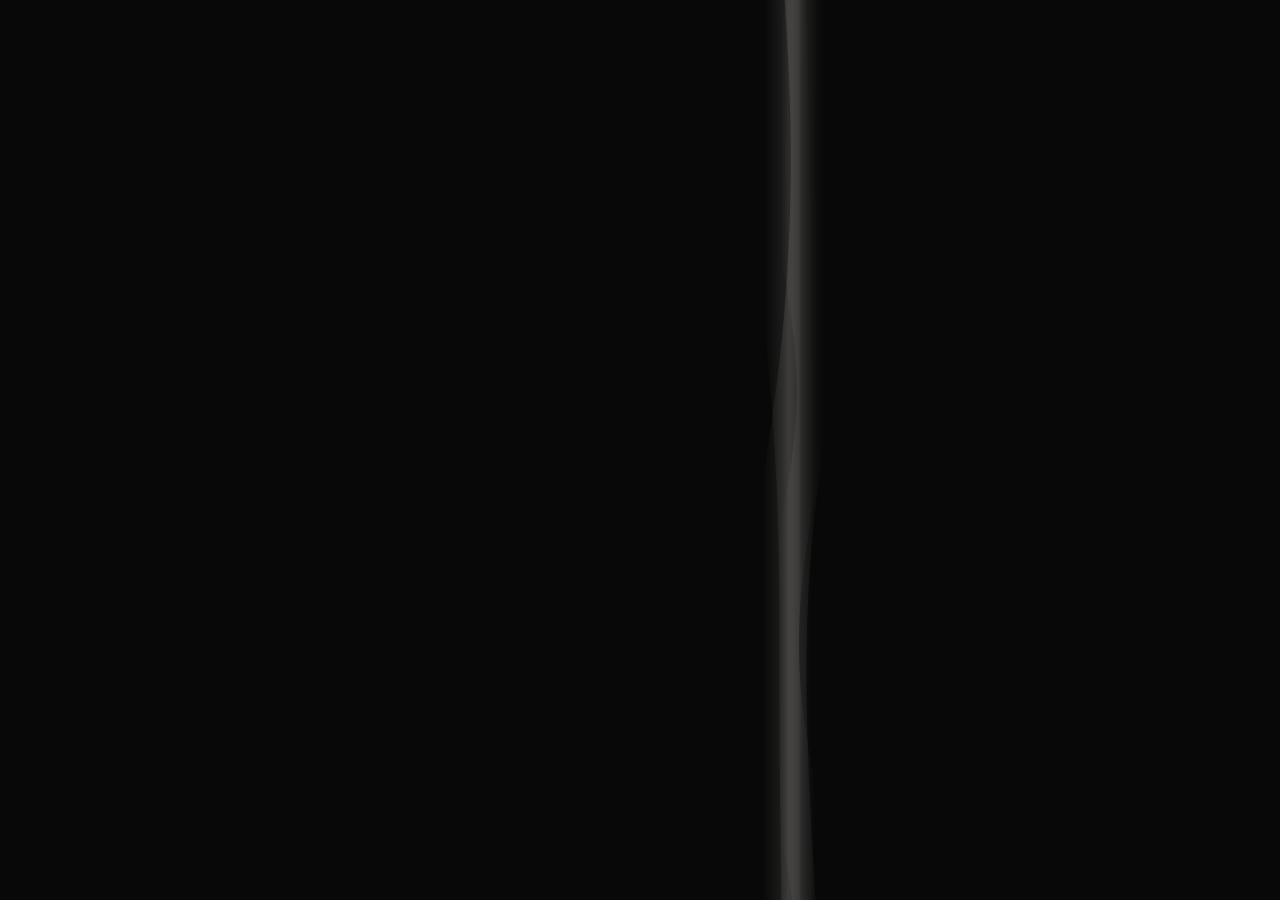
<file: works/index.html>
<!DOCTYPE html>
<html lang="ja">
<head>
<meta charset="UTF-8">
<meta name="viewport" content="width=device-width, initial-scale=1.0">
<title>Suga Yuya — Works</title>
<link rel="stylesheet" href="../css/works.css">
</head>
<body>

<canvas id="waveCanvas"></canvas>

<div class="dummy-scroll-area"></div>

<script src="../js/wave.js"></script>
</body>
</html>
</file>
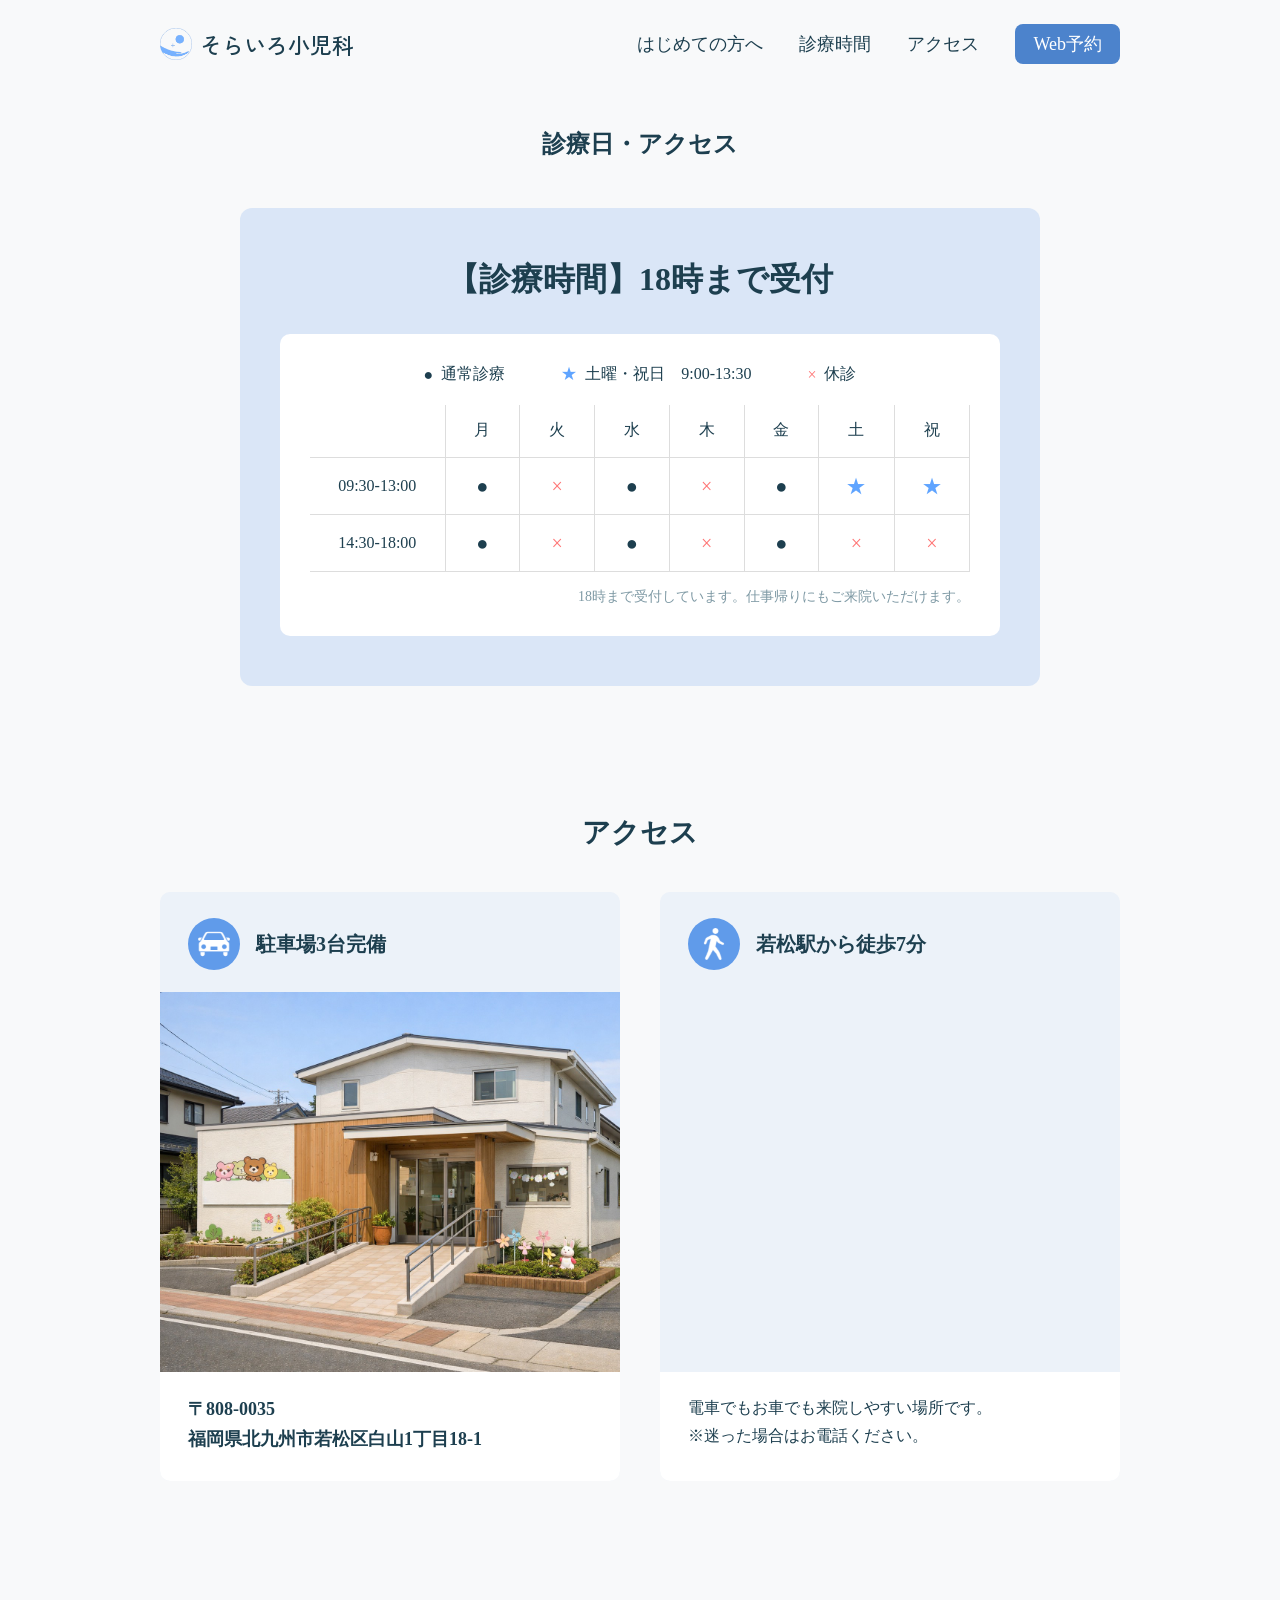
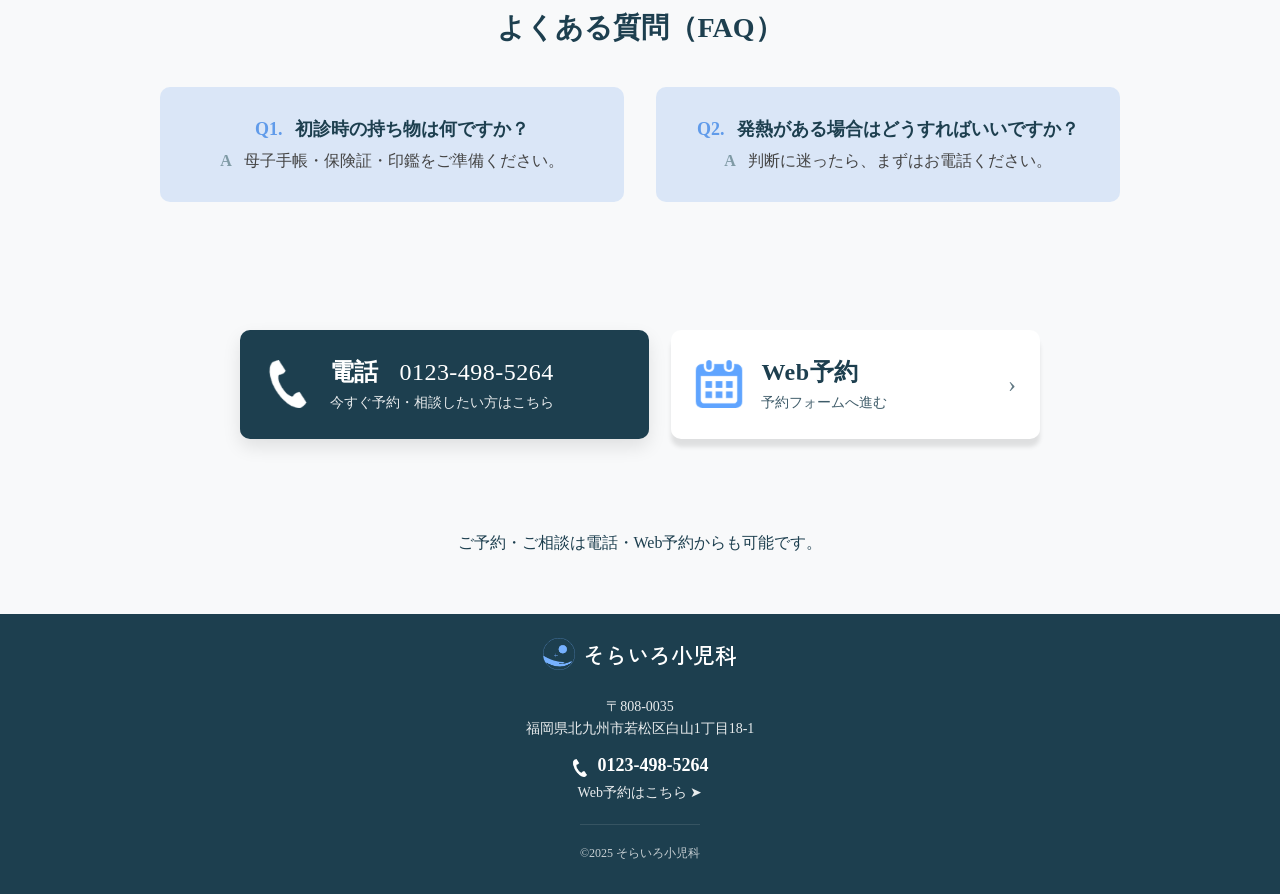
<file: sorairo/page2.html>
<!DOCTYPE html>
<html lang="ja">
<head>
  <meta charset="utf-8" />
  <meta name="viewport" content="width=device-width, initial-scale=1" />
  <title>診療時間・アクセス/そらいろ小児科</title>
  <link rel="stylesheet" href="style.css">
  <link rel="preconnect" href="https://fonts.googleapis.com">
  <link rel="preconnect" href="https://fonts.gstatic.com" crossorigin>
  <link href="https://fonts.googleapis.com/css2?family=Noto+Sans+JP:wght@400;500;700;800&display=swap" rel="stylesheet">
  <link href="https://fonts.googleapis.com/css2?family=Zen+Kaku+Gothic+New:wght@400;500;700&display=swap" rel="stylesheet">
 <link rel="icon" sizes="192x192" href="img/logo.png">

</head>

<body class="page page--info">

<header class="hero hero--simple">
  <div class="wrap">
   <div class="hd">
    <a class="logo" href="index.html">
     <img class="logo__img" src="img/logo.png" alt="そらいろ小児科">
     <span class="logo__txt">そらいろ小児科</span>
    </a>

  <nav class="pc_nav" aria-label="PCナビゲーション">
    <ul class="pc_nav__list">
      <li><a href="index.html#first">はじめての方へ</a></li>
      <li><a href="page2.html#hours">診療時間</a></li>
      <li><a href="page2.html#access">アクセス</a></li>
      <li><a href="page3.html" class="pc_nav__link--cta">Web予約</a></li>
    </ul>
  </nav>

  <button
    class="nav-toggle"
    id="navToggle"
    type="button"
    aria-label="メニューを開く"
    aria-controls="drawerNav"
    aria-expanded="false">
    <span></span>
    <span></span>
    <span></span>
  </button>

  <nav class="drawer_nav" id="drawerNav" aria-label="スマホナビゲーション">
    <ul class="drawer_nav__list">
      <li><a href="index.html#first">はじめての方へ</a></li>
      <li><a href="page2.html#hours">診療時間</a></li>
      <li><a href="page2.html#access">アクセス</a></li>
      <li><a href="page3.html" class="drawer_nav__link--cta">Web予約する</a></li>
    </ul>
  </nav>
</div>
  </div>
</header>

<main>

<section id="hours" class="section section--top">
  <div class="container">
    <h1 class="page-title">診療日・アクセス</h1>

    <!-- 外側ブルーボックス -->
    <div class="hours-box">
      <h2 class="page-subtitle">【診療時間】18時まで受付</h2>
      <!-- 内側ホワイトカード -->
      <div class="hours-card">
        <div class="hours-legend">
  <span class="hours-legend__item"><span class="mark mark--open">●</span> 通常診療</span>
  <span class="hours-legend__item"><span class="mark mark--star">★</span> 土曜・祝日　9:00-13:30</span>
  <span class="hours-legend__item"><span class="mark mark--close">×</span> 休診</span>
</div>
        <div class="hours-table-wrap" role="region" aria-label="診療時間表（横スクロール可）" tabindex="0">
          <table class="hours-table">
            <thead>
              <tr>
                <th class="hours-table__corner"></th>
                <th class="hours-table__colhead">月</th>
                <th class="hours-table__colhead">火</th>
                <th class="hours-table__colhead">水</th>
                <th class="hours-table__colhead">木</th>
                <th class="hours-table__colhead">金</th>
                <th class="hours-table__colhead">土</th>
                <th class="hours-table__colhead">祝</th>
              </tr>
            </thead>
            <tbody>
              <tr>
                <th class="hours-table__rowhead">09:30-13:00</th>
                <td class="is-open">●</td>
                <td class="is-close">×</td>
                <td class="is-open">●</td>
                <td class="is-close">×</td>
                <td class="is-open">●</td>
                <td class="is-star">★</td>
                <td class="is-star">★</td>
              </tr>
              <tr>
                <th class="hours-table__rowhead">14:30-18:00</th>
                <td class="is-open">●</td>
                <td class="is-close">×</td>
                <td class="is-open">●</td>
                <td class="is-close">×</td>
                <td class="is-open">●</td>
                <td class="is-close">×</td>
                <td class="is-close">×</td>
              </tr>
            </tbody>
          </table>
        </div>

        <div class="hours-note">
          <p>18時まで受付しています。仕事帰りにもご来院いただけます。</p>
        </div>

      </div>
    </div>

  </div>
</section>

<section id="access" class="section">
  <div class="wrap">

    <h2 class="section__title">アクセス</h2>

    <div class="access-grid">

      <!-- 左：外観 -->
      <figure class="access-photo">
        <div class="access-highlight">
          <span class="access-highlight__icon" aria-hidden="true">
            <img src="img/car2.png" alt="">
          </span>
          <span class="access-highlight__text">駐車場3台完備</span>
        </div>

        <img src="img/exterior.jpg" alt="そらいろ小児科 外観">

        <figcaption class="access-caption">
          <p class="access-address">
            〒808-0035<br>
            福岡県北九州市若松区白山1丁目18-1
          </p>
        </figcaption>
      </figure>

      <!-- 右：マップ -->
<figure class="access-map">
  <div class="access-highlight">
    <span class="access-highlight__icon" aria-hidden="true">
      <img src="img/walk.png" alt="">
    </span>
    <span class="access-highlight__text">若松駅から徒歩7分</span>
  </div>

  <div class="access-map__embed">
    <iframe
      src="https://www.google.com/maps?q=福岡県北九州市若松区白山1丁目18-1&output=embed"
      width="100%"
      height="100%"
      style="border:0;"
      allowfullscreen=""
      loading="lazy"
      referrerpolicy="no-referrer-when-downgrade"
      title="そらいろ小児科の地図">
    </iframe>
  </div>

  <figcaption class="access-map__note">
    <p>
      電車でもお車でも来院しやすい場所です。<br>
      ※迷った場合はお電話ください。
    </p>
  </figcaption>
</figure>
    </div>
  </div>
</section>

<section class="section section--faq">
  <div class="wrap">

    <h2 class="section__title">よくある質問（FAQ）</h2>

    <dl class="faq">

      <div class="faq__item">
        <dt class="faq__question">
          <span class="faq__label">Q1.</span>
          初診時の持ち物は何ですか？
        </dt>
        <dd class="faq__answer">
          <span class="faq__label faq__label--answer">A</span>
          母子手帳・保険証・印鑑をご準備ください。
        </dd>
      </div>

      <div class="faq__item">
        <dt class="faq__question">
          <span class="faq__label">Q2.</span>
          発熱がある場合はどうすればいいですか？
        </dt>
        <dd class="faq__answer">
          <span class="faq__label faq__label--answer">A</span>
          判断に迷ったら、まずはお電話ください。
        </dd>
      </div>

    </dl>

  </div>
</section>
    <!-- CTA -->
<section class="section section--cta">
  <div class="container">
    <div class="cta">
      <!-- 電話 -->
      <a class="cta__box cta__box--tel" href="tel:01234985264">
        <img class="cta__icon" src="img/telephone2.png" alt="電話">
        <div class="cta__txt">
          <p class="cta__ttl">電話
          <span class="cta__telno">0123-498-5264</span></p>
          <p class="cta__sub">今すぐ予約・相談したい方はこちら</p>
        </div>
      </a>

      <!-- Web予約 -->
      <a class="cta__box cta__box--web" href="page3.html">
        <img class="cta__icon" src="img/icon-web.png" alt="予約">
        <div class="cta__txt">
          <p class="cta__ttl">Web予約</p>
          <p class="cta__sub">予約フォームへ進む</p>
        </div>
        <span class="cta__arrow">›</span>
      </a>
    </div>
  </div>
</section>

    <section class="sec">
      <div class="wrap">
        <p class="note">ご予約・ご相談は電話・Web予約からも可能です。</p>
      </div>
    </section>

</main>
<footer class="ft">
  <div class="wrap ft__in">

    <div class="ft__left">
      <a class="logo logo--ft" href="index.html">
        <img class="logo__img" src="img/logo.png" alt="logo">
        <span class="logo__txt">そらいろ小児科</span>
      </a>
    </div>

    <div class="ft__right">
         <p class="ft__addr">
        〒808-0035<br>
        福岡県北九州市若松区白山1丁目18-1
      </p>
      <a class="ft__tel" href="tel:01234985264">
        <img src="img/telephone2.png" alt="電話">
        0123-498-5264
      </a>

      <a class="ft__web" href="page3.html">
        Web予約はこちら ➤
      </a>
    </div>

    <p class="ft__copy">©2025 そらいろ小児科</p>
  </div>
</footer>

<a href="#" class="to_top" id="toTop">↑ TOP</a>

<script>
  const toggle = document.getElementById('navToggle');
  const drawerNav = document.getElementById('drawerNav');
  const drawerLinks = document.querySelectorAll('.drawer_nav a');
  const mobileMq = window.matchMedia('(max-width: 820px)');
  const toTop = document.getElementById('toTop');

  function closeMenu() {
    drawerNav.classList.remove('is-open');
    toggle.classList.remove('is-open');
    toggle.setAttribute('aria-expanded', 'false');
    toggle.setAttribute('aria-label', 'メニューを開く');
    document.body.classList.remove('is-menu-open');
  }

  function openMenu() {
    drawerNav.classList.add('is-open');
    toggle.classList.add('is-open');
    toggle.setAttribute('aria-expanded', 'true');
    toggle.setAttribute('aria-label', 'メニューを閉じる');
    document.body.classList.add('is-menu-open');
  }

  toggle.addEventListener('click', function (e) {
    e.stopPropagation();

    if (drawerNav.classList.contains('is-open')) {
      closeMenu();
    } else {
      openMenu();
    }
  });

  drawerNav.addEventListener('click', function (e) {
    e.stopPropagation();
  });

  document.addEventListener('click', function () {
    if (mobileMq.matches) {
      closeMenu();
    }
  });

  drawerLinks.forEach(function (link) {
    link.addEventListener('click', function () {
      if (mobileMq.matches) {
        closeMenu();
      }
    });
  });

  window.addEventListener('resize', function () {
    if (!mobileMq.matches) {
      closeMenu();
    }
  });

  window.addEventListener('scroll', function () {
    if (window.scrollY > 300) {
      toTop.classList.add('is-show');
    } else {
      toTop.classList.remove('is-show');
    }
  });
</script>

</body>
</html>
</file>
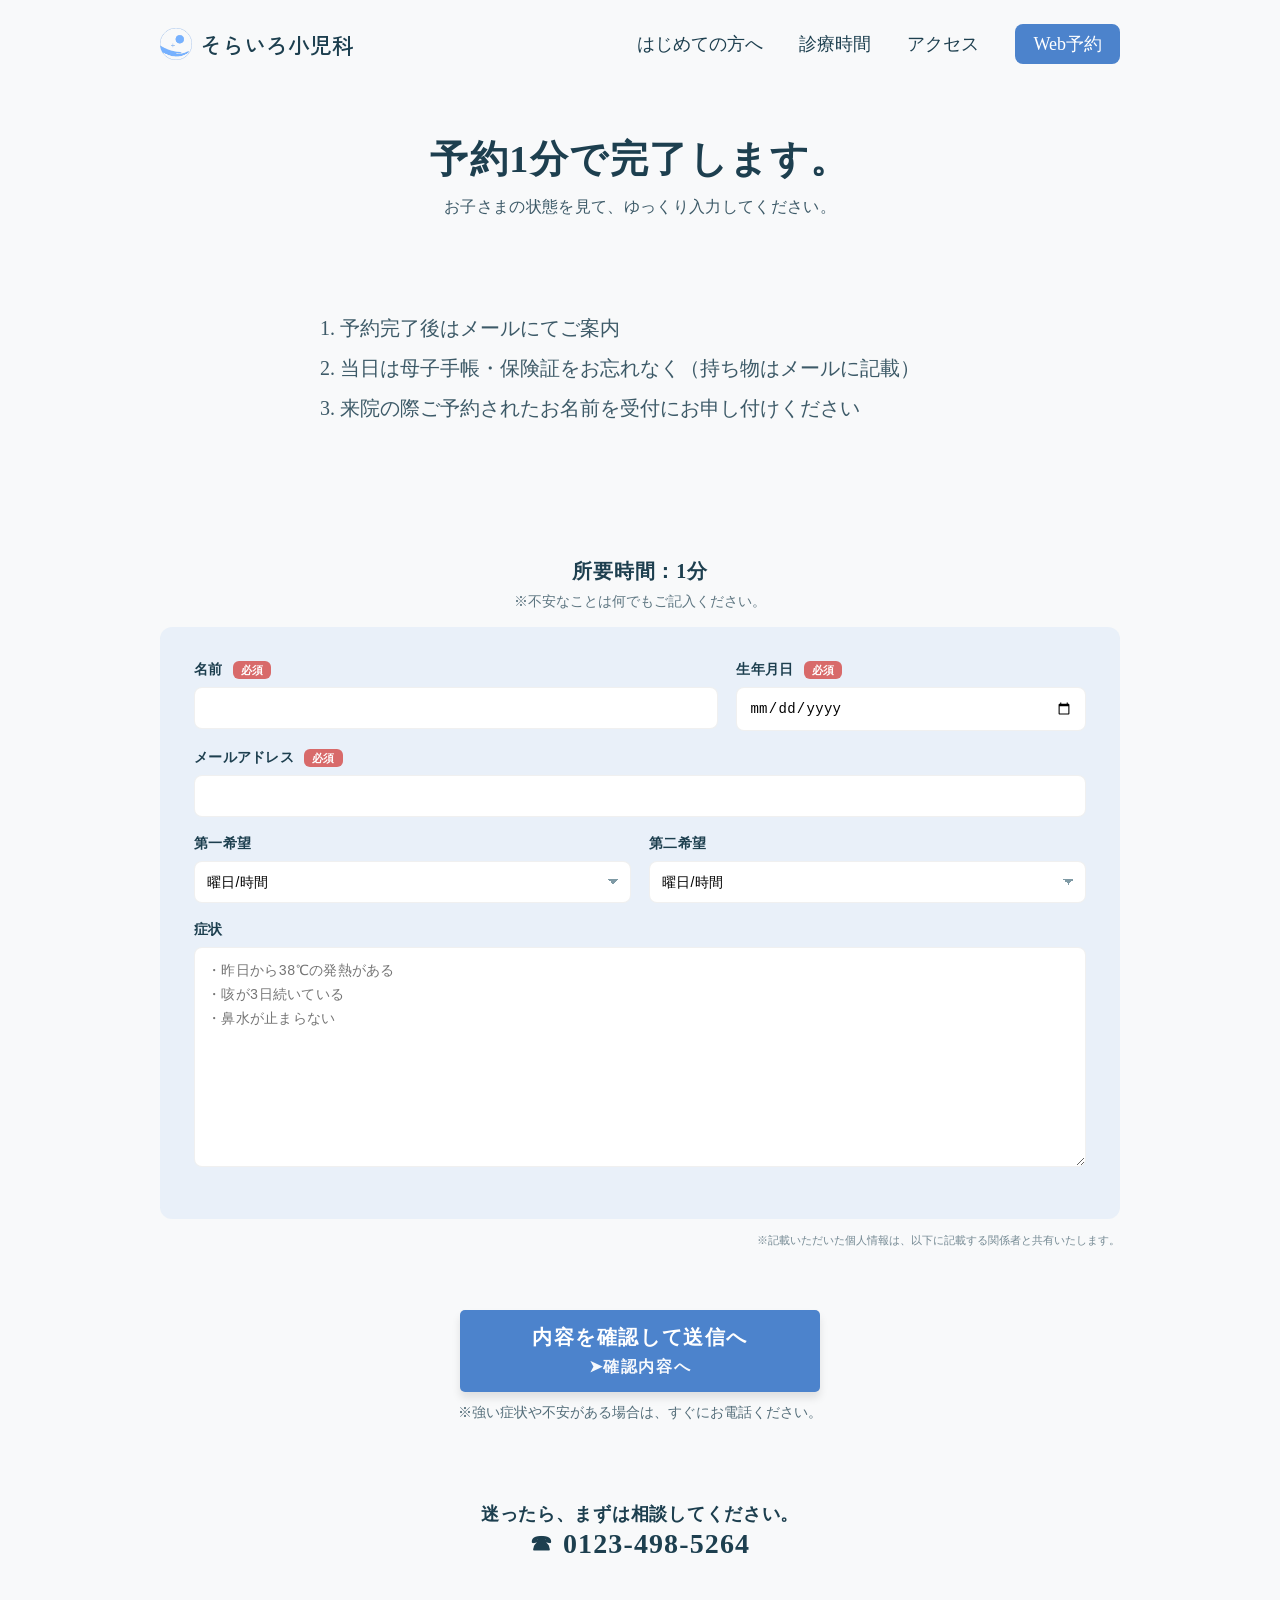
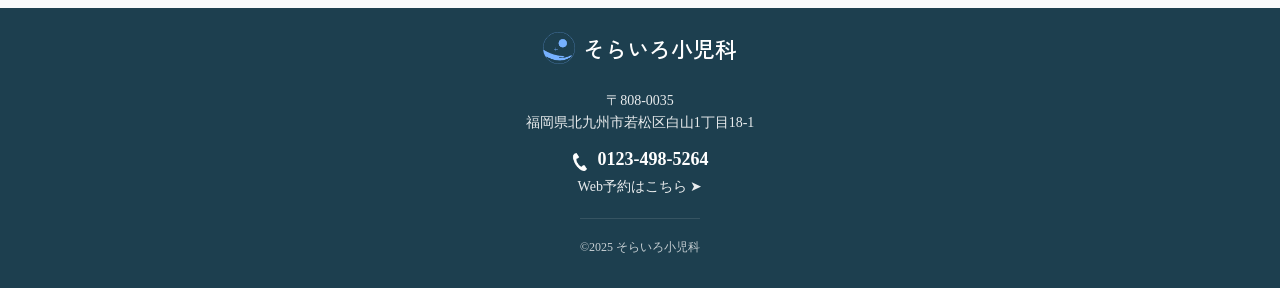
<file: sorairo/page3.html>
<!DOCTYPE html>
<html lang="ja">
<head>
  <meta charset="utf-8" />
  <meta name="viewport" content="width=device-width, initial-scale=1" />
  <title>Web予約/そらいろ小児科</title>
  <link rel="preconnect" href="https://fonts.googleapis.com">
  <link rel="preconnect" href="https://fonts.gstatic.com" crossorigin>
  <link href="https://fonts.googleapis.com/css2?family=Noto+Sans+JP:wght@400;500;700;800&display=swap" rel="stylesheet">
  <link rel="stylesheet" href="style.css" />
  <link href="https://fonts.googleapis.com/css2?family=Zen+Kaku+Gothic+New:wght@400;500;700&display=swap" rel="stylesheet">
  <link rel="icon" sizes="192x192" href="img/logo.png">

</head>

<body class="page page--reserve">

<header class="hero hero--simple">
  <div class="wrap">
   <div class="hd">
    <a class="logo" href="index.html">
     <img class="logo__img" src="img/logo.png" alt="そらいろ小児科">
     <span class="logo__txt">そらいろ小児科</span>
    </a>

  <nav class="pc_nav" aria-label="PCナビゲーション">
    <ul class="pc_nav__list">
      <li><a href="index.html#first">はじめての方へ</a></li>
      <li><a href="page2.html#hours">診療時間</a></li>
      <li><a href="page2.html#access">アクセス</a></li>
      <li><a href="page3.html" class="pc_nav__link--cta">Web予約</a></li>
    </ul>
  </nav>

  <button
    class="nav-toggle"
    id="navToggle"
    type="button"
    aria-label="メニューを開く"
    aria-controls="drawerNav"
    aria-expanded="false">
    <span></span>
    <span></span>
    <span></span>
  </button>

     <nav class="drawer_nav" id="drawerNav" aria-label="スマホナビゲーション">
     <ul class="drawer_nav__list">
      <li><a href="index.html#first">はじめての方へ</a></li>
      <li><a href="page2.html#hours">診療時間</a></li>
      <li><a href="page2.html#access">アクセス</a></li>
      <li><a href="page3.html" class="drawer_nav__link--cta">Web予約する</a></li>
     </ul>
    </nav>
   </div>
  </div>
</header>

<main>

  <section class="reserve-top">
    <div class="container">
      <h1 class="reserve-top__ttl">予約1分で完了します。</h1>
      <p class="reserve-top__lead">お子さまの状態を見て、ゆっくり入力してください。</p>

      <ol class="reserve-top__notes">
        <li>予約完了後はメールにてご案内</li>
        <li>当日は母子手帳・保険証をお忘れなく（持ち物はメールに記載）</li>
        <li>来院の際ご予約されたお名前を受付にお申し付けください</li>
      </ol>
    </div>
  </section>

  <section class="reserve-form">
    <div class="container">

      <h2 class="reserve-form__ttl">所要時間：1分</h2>
      <p class="reserve-form__sub">※不安なことは何でもご記入ください。</p>

      <form class="form" action="#" method="post">
        <div class="form__box">

<div class="form__grid form__grid--name">
  <div class="field">
    <div class="field__head">
      <label class="field__label" for="name">名前</label>
      <span class="badge badge--req">必須</span>
    </div>
    <input class="field__input" id="name" name="name" type="text" autocomplete="name" required>
  </div>

  <div class="field">
    <div class="field__head">
      <label class="field__label" for="birthday">生年月日</label>
      <span class="badge badge--req">必須</span>
    </div>
    <input class="field__input" id="birthday" name="birthday" type="date" required>
  </div>
</div>

          <!-- メール -->
          <div class="field field--full">
            <div class="field__head">
              <label class="field__label" for="email">メールアドレス</label>
              <span class="badge badge--req">必須</span>
            </div>
            <input class="field__input" id="email" name="email" type="email" autocomplete="email" required>
          </div>

          <!-- 希望 -->
          <div class="form__grid form__grid--2">
            <div class="field">
              <div class="field__head">
                <label class="field__label" for="hope1">第一希望</label>
              </div>
              <select class="field__select" id="hope1" name="hope1">
                <option value="">曜日/時間</option>
                <option>火 09:30</option>
                <option>火 10:00</option>
                <option>火 11:30</option>
                <option>火 12:00</option>
                <option>火 12:30</option>
                <option>火 13:00</option>
                <option>火 13:30</option>
                <option>火 14:00</option>
                <option>火 14:30</option>
                <option>火 15:00</option>
                <option>火 15:30</option>
                <option>火 16:00</option>
                <option>火 16:30</option>
                <option>火 17:00</option>
                <option>火 17:30</option>
                <option>火 18:00</option>
              </select>
            </div>

            <div class="field">
              <div class="field__head">
                <label class="field__label" for="hope2">第二希望</label>
              </div>
              <select class="field__select" id="hope2" name="hope2">
                <option value="">曜日/時間</option>
                <option>火 09:30</option>
                <option>火 10:00</option>
                <option>火 11:30</option>
                <option>火 12:00</option>
                <option>火 12:30</option>
                <option>火 13:00</option>
                <option>火 13:30</option>
                <option>火 14:00</option>
                <option>火 14:30</option>
                <option>火 15:00</option>
                <option>火 15:30</option>
                <option>火 16:00</option>
                <option>火 16:30</option>
                <option>火 17:00</option>
                <option>火 17:30</option>
                <option>火 18:00</option>

              </select>
            </div>
          </div>

          <!-- 症状 -->
          <div class="field field--full">
            <div class="field__head">
              <label class="field__label" for="symptom">症状</label>
            </div>
            <textarea class="field__textarea" id="symptom" name="symptom" rows="7"
              placeholder="・昨日から38℃の発熱がある&#10;・咳が3日続いている&#10;・鼻水が止まらない"></textarea>
          </div>

        </div>

        <p class="form__share">※記載いただいた個人情報は、以下に記載する関係者と共有いたします。</p>

        <button class="form__submit" type="submit">
          内容を確認して送信へ<br><span>➤確認内容へ</span>
        </button>

        <p class="form__warn">※強い症状や不安がある場合は、すぐにお電話ください。</p>

      </form>
    </div>
  </section>

  <section class="reserve-call">
    <div class="container">
      <p class="reserve-call__ttl">迷ったら、まずは相談してください。</p>
      <a class="reserve-call__tel" href="tel:01234985264">
        <span class="reserve-call__icon">☎</span> 0123-498-5264
      </a>
    </div>
  </section>

</main>

<footer class="ft">
  <div class="wrap ft__in">

    <div class="ft__left">
      <a class="logo logo--ft" href="index.html">
        <img class="logo__img" src="img/logo.png" alt="logo">
        <span class="logo__txt">そらいろ小児科</span>
      </a>
    </div>

    <div class="ft__right">
         <p class="ft__addr">
        〒808-0035<br>
        福岡県北九州市若松区白山1丁目18-1
      </p>
      <a class="ft__tel" href="tel:01234985264">
        <img src="img/telephone2.png" alt="電話">
        0123-498-5264
      </a>
      <a class="ft__web" href="page3.html">
        Web予約はこちら ➤
      </a>
    </div>
    <p class="ft__copy">©2025 そらいろ小児科</p>
  </div>
</footer>

<a href="#" class="to_top" id="toTop">↑ TOP</a>

<script>
  const toggle = document.getElementById('navToggle');
  const drawerNav = document.getElementById('drawerNav');
  const drawerLinks = document.querySelectorAll('.drawer_nav a');
  const mobileMq = window.matchMedia('(max-width: 820px)');
  const toTop = document.getElementById('toTop');

  function closeMenu() {
    drawerNav.classList.remove('is-open');
    toggle.classList.remove('is-open');
    toggle.setAttribute('aria-expanded', 'false');
    toggle.setAttribute('aria-label', 'メニューを開く');
    document.body.classList.remove('is-menu-open');
  }

  function openMenu() {
    drawerNav.classList.add('is-open');
    toggle.classList.add('is-open');
    toggle.setAttribute('aria-expanded', 'true');
    toggle.setAttribute('aria-label', 'メニューを閉じる');
    document.body.classList.add('is-menu-open');
  }

  toggle.addEventListener('click', function (e) {
    e.stopPropagation();

    if (drawerNav.classList.contains('is-open')) {
      closeMenu();
    } else {
      openMenu();
    }
  });

  drawerNav.addEventListener('click', function (e) {
    e.stopPropagation();
  });

  document.addEventListener('click', function () {
    if (mobileMq.matches) {
      closeMenu();
    }
  });

  drawerLinks.forEach(function (link) {
    link.addEventListener('click', function () {
      if (mobileMq.matches) {
        closeMenu();
      }
    });
  });

  window.addEventListener('resize', function () {
    if (!mobileMq.matches) {
      closeMenu();
    }
  });

  window.addEventListener('scroll', function () {
    if (window.scrollY > 300) {
      toTop.classList.add('is-show');
    } else {
      toTop.classList.remove('is-show');
    }
  });
</script>

</body>
</html>
</file>
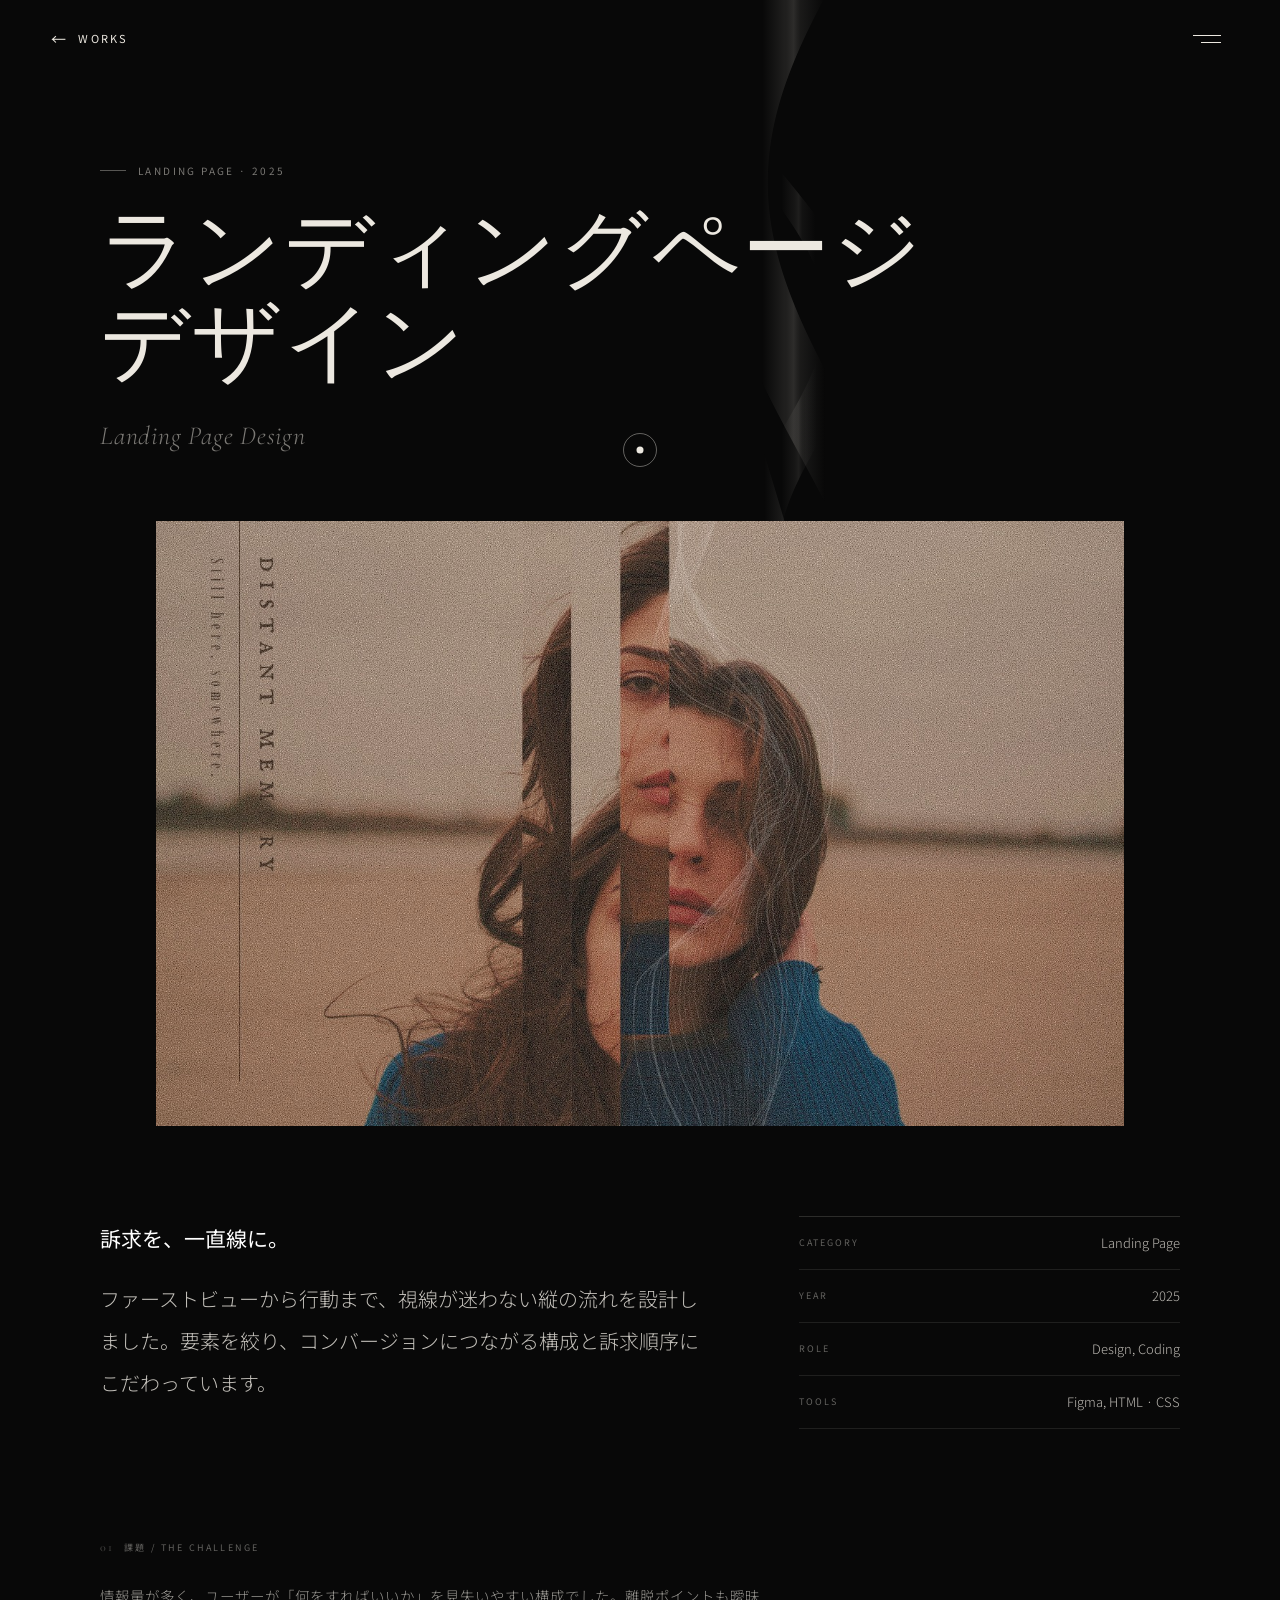
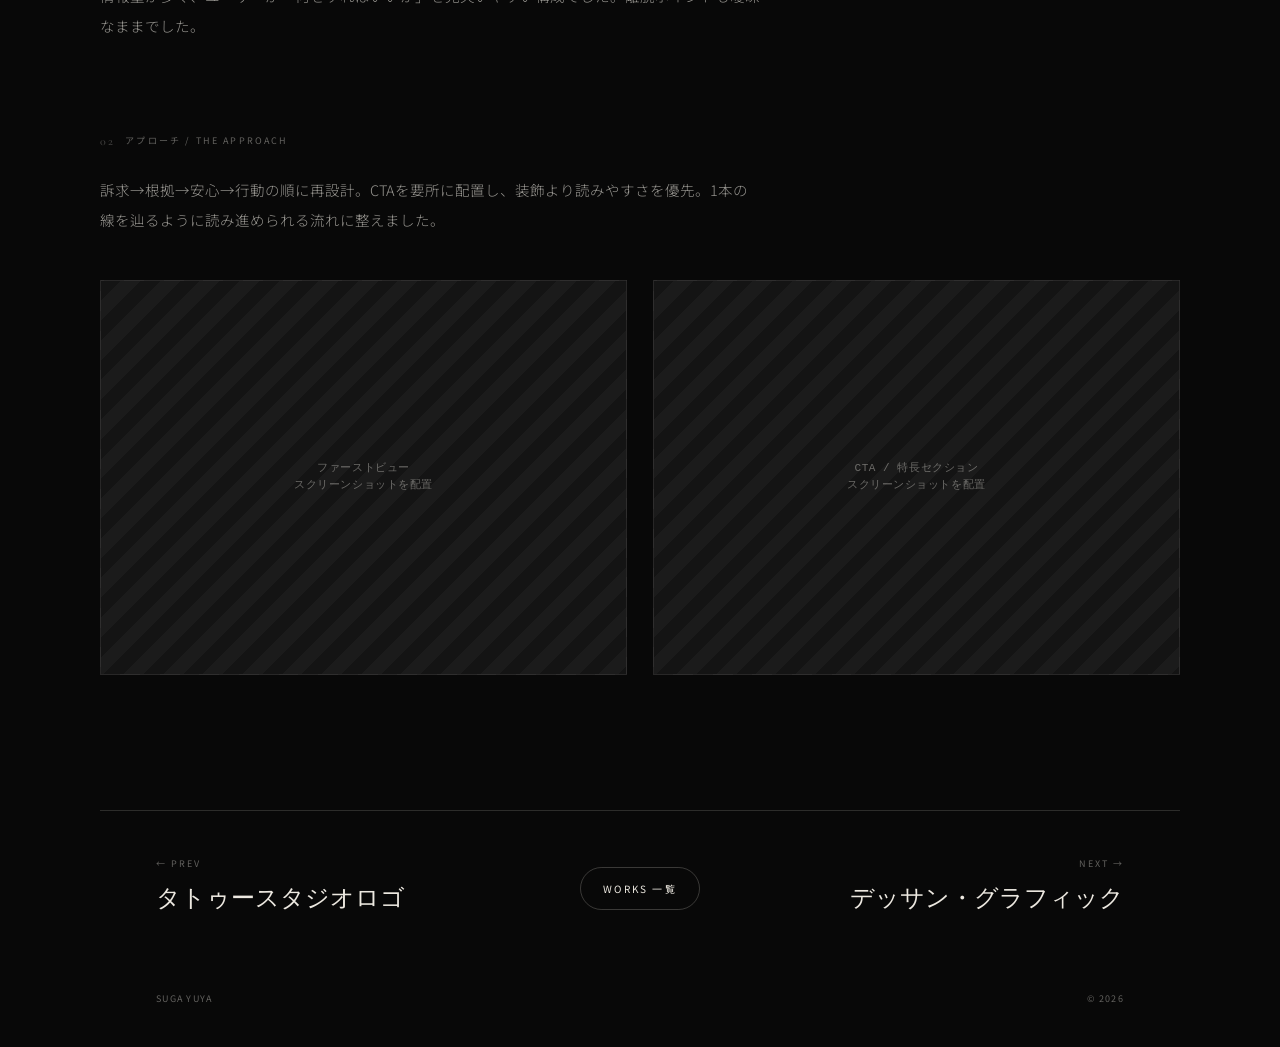
<file: works/lp.html>
<!DOCTYPE html>
<html lang="ja">
<head>
<meta charset="UTF-8">
<meta name="viewport" content="width=device-width, initial-scale=1.0">
<title>Suga Yuya — ランディングページデザイン</title>
<link rel="stylesheet" href="../css/case.css">
</head>
<body>

<canvas id="waveCanvas"></canvas>
<div class="case-cur" id="caseCur"></div>
<div class="case-cur-r" id="caseCurR"></div>

<header class="case-topbar">
  <a class="case-back" href="../index.html#worksSection"><span class="cb-arrow">←</span>Works</a>
  <button class="menu-btn" id="menuBtn" aria-label="menu"><span class="mbl"></span><span class="mbl"></span></button>
</header>

  <div class="menu-overlay" id="menuOverlay">
    <nav class="menu-nav">
      <a class="mni" href="../index.html"><span class="mni-num">01</span><span class="mni-label">Top</span><span class="mni-arrow">→</span></a>
      <a class="mni" href="../index.html#worksSection"><span class="mni-num">02</span><span class="mni-label">Works</span><span class="mni-arrow">→</span></a>
      <a class="mni" href="../index.html#aboutSection"><span class="mni-num">03</span><span class="mni-label">About</span><span class="mni-arrow">→</span></a>
      <a class="mni" href="../index.html#contactSection"><span class="mni-num">04</span><span class="mni-label">Contact</span><span class="mni-arrow">→</span></a>
    </nav>
    <div class="menu-footer">
      <a href="https://www.instagram.com/xi_941_" target="_blank" class="mfl">Instagram</a>
      <a href="../index.html#contactSection" class="mfl">Contact</a>
    </div>
  </div>

<main>
  <section class="case-hero case-wrap reveal in">
    <span class="case-eyebrow">Landing Page · 2025</span>
    <h1 class="case-title">ランディングページ<br>デザイン</h1>
    <p class="case-title-en">Landing Page Design</p>
  </section>

  <div class="case-wrap reveal">
    <div class="case-visual"><img src="../images/works08.jpg" alt="ランディングページデザイン"></div>
  </div>

  <section class="case-overview case-wrap reveal">
    <p class="case-lead"><span class="lead-em">訴求を、一直線に。</span>ファーストビューから行動まで、視線が迷わない縦の流れを設計しました。要素を絞り、コンバージョンにつながる構成と訴求順序にこだわっています。</p>
    <div class="case-meta">
      <div class="case-meta-row"><span class="case-meta-k">Category</span><span class="case-meta-v">Landing Page</span></div>
      <div class="case-meta-row"><span class="case-meta-k">Year</span><span class="case-meta-v">2025</span></div>
      <div class="case-meta-row"><span class="case-meta-k">Role</span><span class="case-meta-v">Design, Coding</span></div>
      <div class="case-meta-row"><span class="case-meta-k">Tools</span><span class="case-meta-v">Figma, HTML · CSS</span></div>
    </div>
  </section>

  <section class="case-section case-wrap reveal">
    <div class="case-sec-label"><span class="idx">01</span>課題 / The Challenge</div>
    <p class="case-p">情報量が多く、ユーザーが「何をすればいいか」を見失いやすい構成でした。離脱ポイントも曖昧なままでした。</p>
  </section>

  <section class="case-section case-wrap reveal">
    <div class="case-sec-label"><span class="idx">02</span>アプローチ / The Approach</div>
    <p class="case-p">訴求→根拠→安心→行動の順に再設計。CTAを要所に配置し、装飾より読みやすさを優先。1本の線を辿るように読み進められる流れに整えました。</p>
    <div class="case-grid">
        <div class="slot"><span class="slot-label">ファーストビュー<br>スクリーンショットを配置</span></div>
        <div class="slot"><span class="slot-label">CTA / 特長セクション<br>スクリーンショットを配置</span></div>
    </div>
  </section>

  <footer class="case-footer case-wrap reveal">
    <nav class="case-nav">
      <a class="case-nav-item prev" href="tattoo.html">
        <span class="case-nav-k">← Prev</span>
        <span class="case-nav-t">タトゥースタジオロゴ</span>
      </a>
      <div class="case-nav-mid"><a href="../index.html#worksSection">Works 一覧</a></div>
      <a class="case-nav-item next" href="graphic.html">
        <span class="case-nav-k">Next →</span>
        <span class="case-nav-t">デッサン・グラフィック</span>
      </a>
    </nav>
    <div class="case-copy"><span>Suga Yuya</span><span>© 2026</span></div>
  </footer>
</main>

<script src="../js/wave.js"></script>
<script src="../js/case.js"></script>
</body>
</html>
</file>
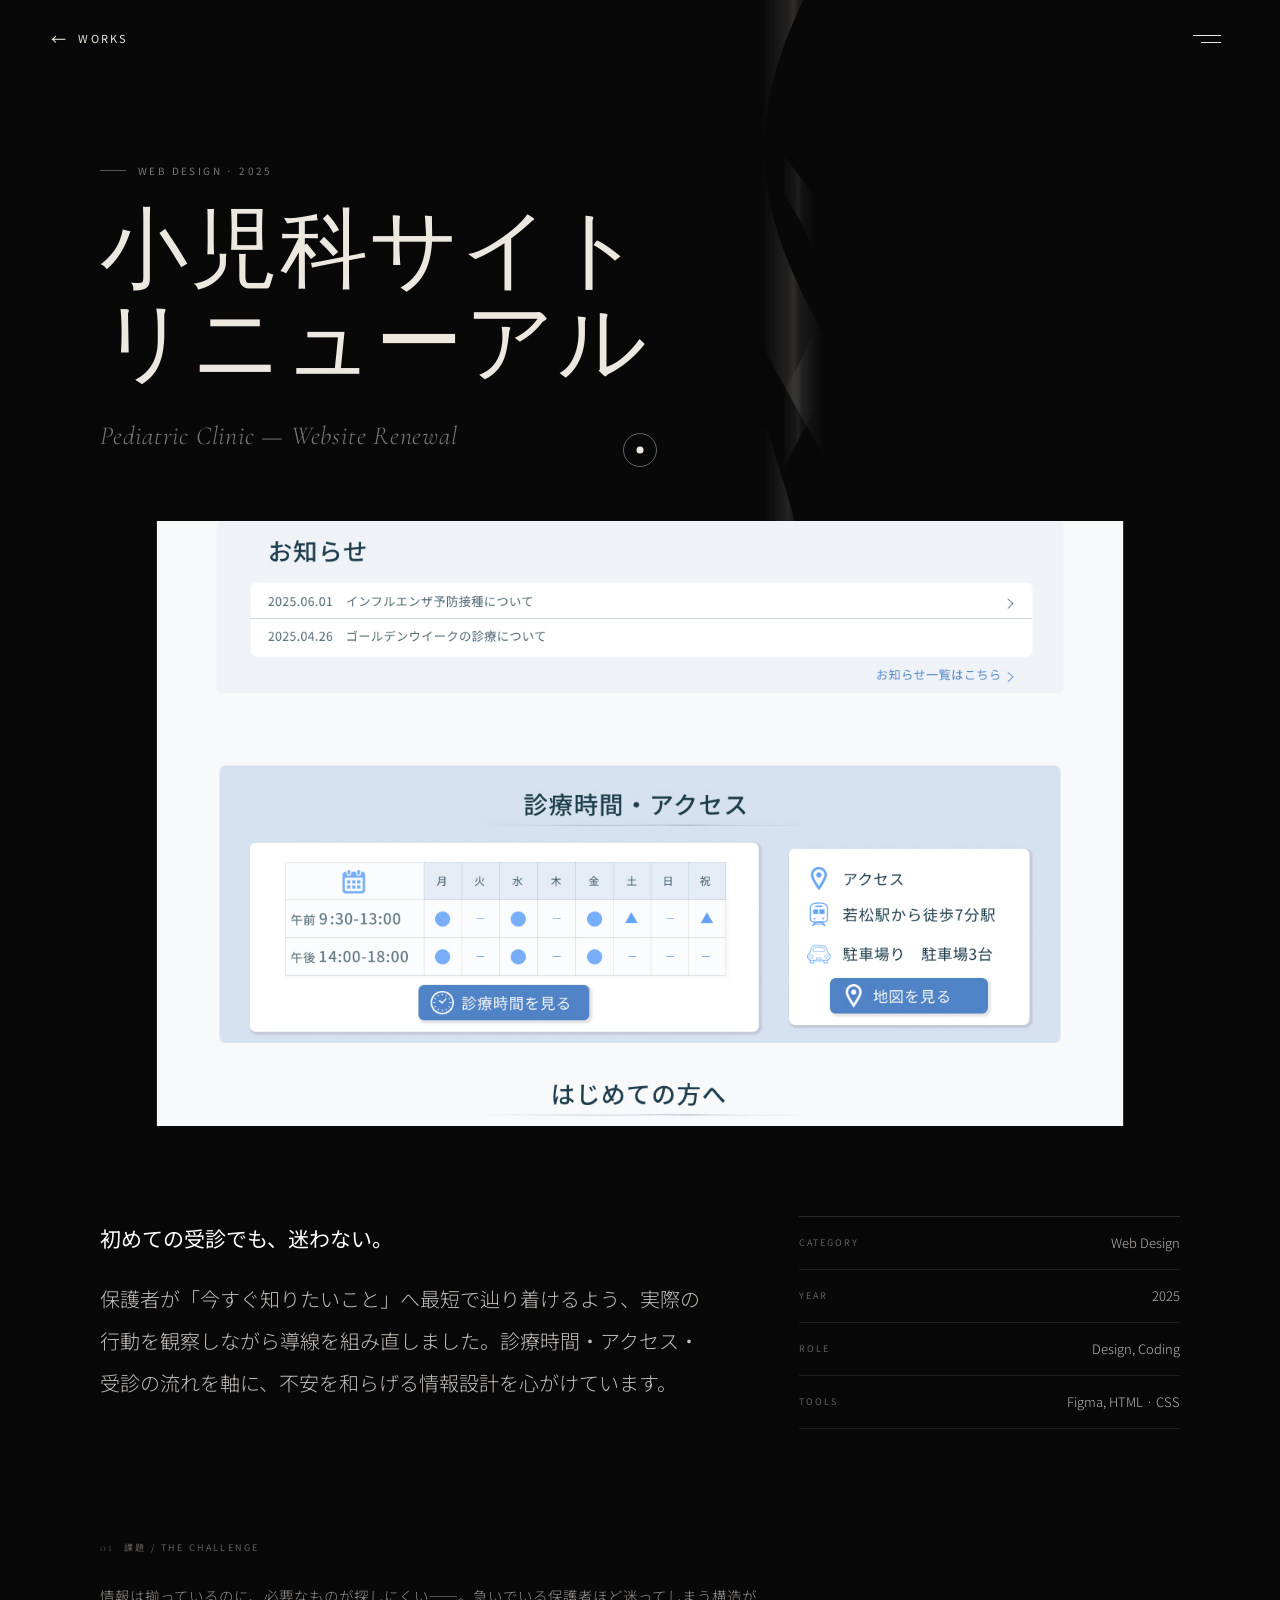
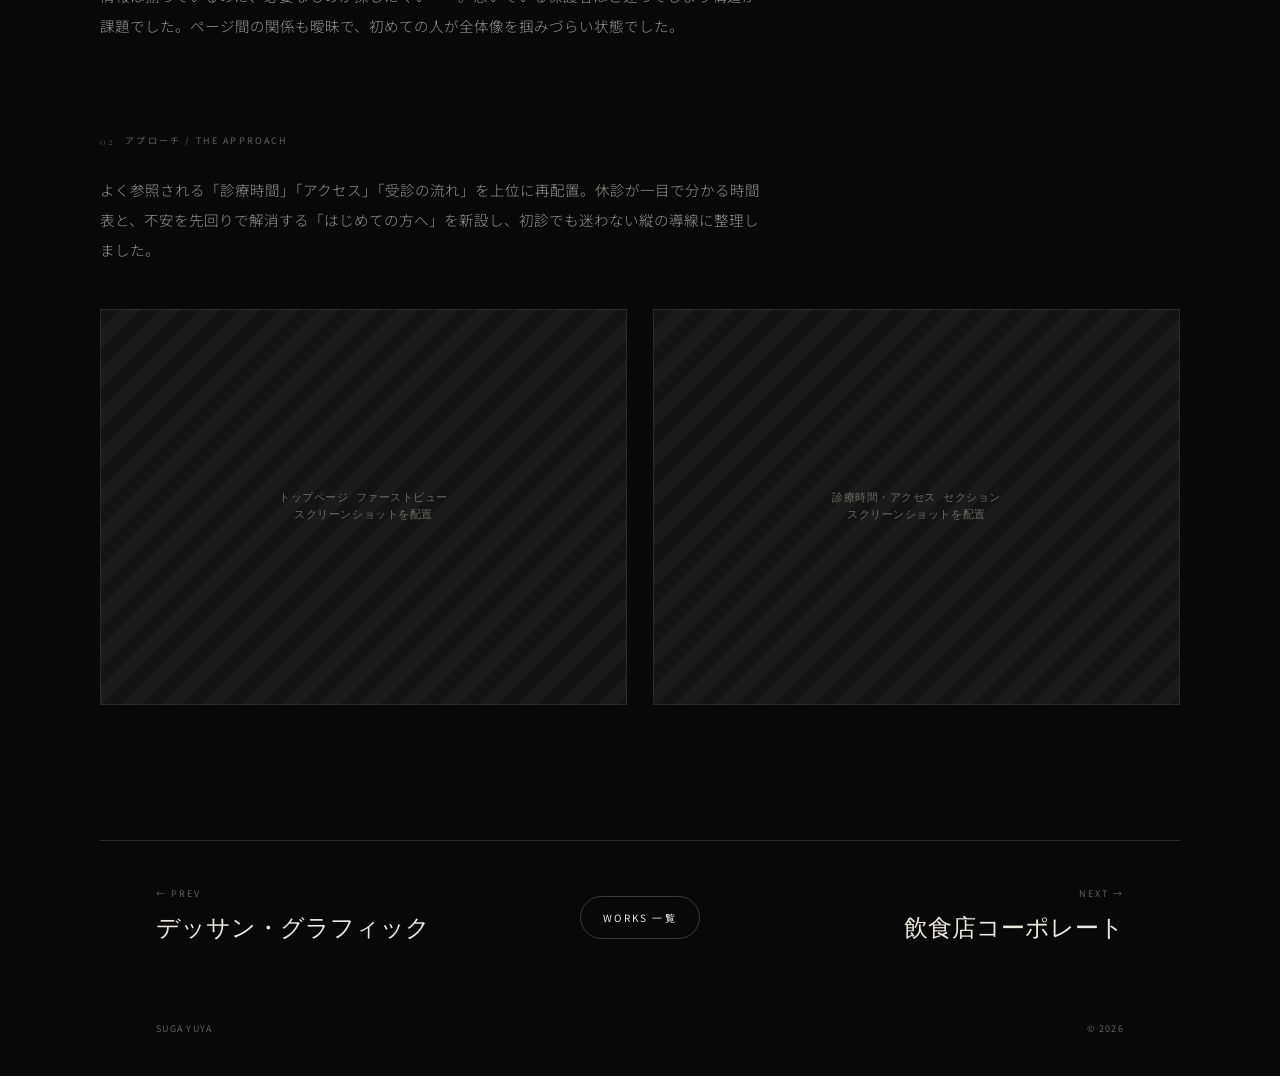
<file: works/pediatric.html>
<!DOCTYPE html>
<html lang="ja">
<head>
<meta charset="UTF-8">
<meta name="viewport" content="width=device-width, initial-scale=1.0">
<title>Suga Yuya — 小児科サイトリニューアル</title>
<link rel="stylesheet" href="../css/case.css">
</head>
<body>

<canvas id="waveCanvas"></canvas>
<div class="case-cur" id="caseCur"></div>
<div class="case-cur-r" id="caseCurR"></div>

<header class="case-topbar">
  <a class="case-back" href="../index.html#worksSection"><span class="cb-arrow">←</span>Works</a>
  <button class="menu-btn" id="menuBtn" aria-label="menu"><span class="mbl"></span><span class="mbl"></span></button>
</header>

  <div class="menu-overlay" id="menuOverlay">
    <nav class="menu-nav">
      <a class="mni" href="../index.html"><span class="mni-num">01</span><span class="mni-label">Top</span><span class="mni-arrow">→</span></a>
      <a class="mni" href="../index.html#worksSection"><span class="mni-num">02</span><span class="mni-label">Works</span><span class="mni-arrow">→</span></a>
      <a class="mni" href="../index.html#aboutSection"><span class="mni-num">03</span><span class="mni-label">About</span><span class="mni-arrow">→</span></a>
      <a class="mni" href="../index.html#contactSection"><span class="mni-num">04</span><span class="mni-label">Contact</span><span class="mni-arrow">→</span></a>
    </nav>
    <div class="menu-footer">
      <a href="https://www.instagram.com/xi_941_" target="_blank" class="mfl">Instagram</a>
      <a href="../index.html#contactSection" class="mfl">Contact</a>
    </div>
  </div>

<main>
  <section class="case-hero case-wrap reveal in">
    <span class="case-eyebrow">Web Design · 2025</span>
    <h1 class="case-title">小児科サイト<br>リニューアル</h1>
    <p class="case-title-en">Pediatric Clinic — Website Renewal</p>
  </section>

  <div class="case-wrap reveal">
    <div class="case-visual"><img src="../images/after01.jpg" alt="小児科サイトリニューアル"></div>
  </div>

  <section class="case-overview case-wrap reveal">
    <p class="case-lead"><span class="lead-em">初めての受診でも、迷わない。</span>保護者が「今すぐ知りたいこと」へ最短で辿り着けるよう、実際の行動を観察しながら導線を組み直しました。診療時間・アクセス・受診の流れを軸に、不安を和らげる情報設計を心がけています。</p>
    <div class="case-meta">
      <div class="case-meta-row"><span class="case-meta-k">Category</span><span class="case-meta-v">Web Design</span></div>
      <div class="case-meta-row"><span class="case-meta-k">Year</span><span class="case-meta-v">2025</span></div>
      <div class="case-meta-row"><span class="case-meta-k">Role</span><span class="case-meta-v">Design, Coding</span></div>
      <div class="case-meta-row"><span class="case-meta-k">Tools</span><span class="case-meta-v">Figma, HTML · CSS</span></div>
    </div>
  </section>

  <section class="case-section case-wrap reveal">
    <div class="case-sec-label"><span class="idx">01</span>課題 / The Challenge</div>
    <p class="case-p">情報は揃っているのに、必要なものが探しにくい——。急いでいる保護者ほど迷ってしまう構造が課題でした。ページ間の関係も曖昧で、初めての人が全体像を掴みづらい状態でした。</p>
  </section>

  <section class="case-section case-wrap reveal">
    <div class="case-sec-label"><span class="idx">02</span>アプローチ / The Approach</div>
    <p class="case-p">よく参照される「診療時間」「アクセス」「受診の流れ」を上位に再配置。休診が一目で分かる時間表と、不安を先回りで解消する「はじめての方へ」を新設し、初診でも迷わない縦の導線に整理しました。</p>
    <div class="case-grid">
        <div class="slot"><span class="slot-label">トップページ ファーストビュー<br>スクリーンショットを配置</span></div>
        <div class="slot"><span class="slot-label">診療時間・アクセス セクション<br>スクリーンショットを配置</span></div>
    </div>
  </section>

  <footer class="case-footer case-wrap reveal">
    <nav class="case-nav">
      <a class="case-nav-item prev" href="graphic.html">
        <span class="case-nav-k">← Prev</span>
        <span class="case-nav-t">デッサン・グラフィック</span>
      </a>
      <div class="case-nav-mid"><a href="../index.html#worksSection">Works 一覧</a></div>
      <a class="case-nav-item next" href="restaurant.html">
        <span class="case-nav-k">Next →</span>
        <span class="case-nav-t">飲食店コーポレート</span>
      </a>
    </nav>
    <div class="case-copy"><span>Suga Yuya</span><span>© 2026</span></div>
  </footer>
</main>

<script src="../js/wave.js"></script>
<script src="../js/case.js"></script>
</body>
</html>
</file>
<file: css/style.css>
@charset "utf-8";
@import url('https://fonts.googleapis.com/css2?family=Cormorant+Garamond:ital,wght@0,200;0,300;0,400;1,200&family=Noto+Sans+JP:wght@200;300;400&display=swap');

*,*::before,*::after{box-sizing:border-box;margin:0;padding:0;}

body{font-family:'Noto Sans JP',sans-serif;background:#f0ede8;overflow-x:hidden;}

/* ━━ WAVE BG ━━ */
@keyframes waveGroupDrift{
  0%,100%{transform:translateX(0);}
  50%{transform:translateX(-18px);}
}
#waveGroup{animation:waveGroupDrift 20s ease-in-out infinite;}

/* ━━ PC NAV ━━ */
.pc-nav{position:fixed;top:30px;right:44px;z-index:500;display:flex;align-items:center;gap:34px;}
.pc-nav-item{display:flex;align-items:baseline;gap:7px;font-size:12px;letter-spacing:0.16em;
  text-transform:uppercase;color:#e8e4df;text-decoration:none;cursor:pointer;position:relative;
  padding:6px 0;transition:color 0.4s cubic-bezier(0.16,1,0.3,1),opacity 0.3s;}
.pc-nav-num{font-family:'Cormorant Garamond',serif;font-size:10px;letter-spacing:0.1em;opacity:0.45;}
.pc-nav-item::after{content:'';position:absolute;left:0;bottom:0;width:0;height:1px;
  background:currentColor;transition:width 0.4s cubic-bezier(0.16,1,0.3,1);}
.pc-nav-item:hover::after{width:100%;}
.pc-nav.dark .pc-nav-item{color:#1a1816;}
@media(min-width:768px){.menu-btn{display:none!important;}}
@media(max-width:767px){.pc-nav{display:none;}}

/* ━━ HAMBURGER ━━ */
.menu-btn{position:fixed;top:28px;right:32px;z-index:500;background:none;border:none;
  display:flex;flex-direction:column;align-items:flex-end;gap:6px;padding:8px;cursor:pointer;}
.mbl{display:block;height:1px;background:#e8e4df;transition:all 0.4s cubic-bezier(0.16,1,0.3,1);}
.mbl:nth-child(1){width:28px;}
.mbl:nth-child(2){width:20px;}
.menu-btn.dark .mbl{background:#1a1816;}
.menu-btn.open .mbl:nth-child(1){width:28px;transform:rotate(-45deg) translateY(4px);background:#1a1816!important;}
.menu-btn.open .mbl:nth-child(2){width:28px;transform:rotate(45deg) translateY(-4px);background:#1a1816!important;}

/* ━━ MENU OVERLAY ━━ */
.menu-overlay{position:fixed;inset:0;z-index:400;background:#f0ede8;
  display:flex;flex-direction:column;justify-content:center;padding:80px 52px;
  opacity:0;pointer-events:none;transition:opacity 0.5s cubic-bezier(0.16,1,0.3,1);}
.menu-overlay.open{opacity:1;pointer-events:all;}
.menu-nav{display:flex;flex-direction:column;}
.mni{display:flex;align-items:center;padding:20px 0;border-bottom:1px solid rgba(26,24,22,0.07);
  text-decoration:none;overflow:hidden;cursor:pointer;}
.mni:first-child{border-top:1px solid rgba(26,24,22,0.07);}
.mni-num{font-family:'Cormorant Garamond',serif;font-size:12px;letter-spacing:0.12em;
  color:rgba(26,24,22,0.25);width:40px;flex-shrink:0;}
.mni-label{font-family:'Cormorant Garamond',serif;font-size:clamp(36px,6vw,64px);font-weight:200;
  letter-spacing:0.06em;color:#1a1816;transform:translateY(100%);
  transition:transform 0.6s cubic-bezier(0.16,1,0.3,1);line-height:1;}
.menu-overlay.open .mni:nth-child(1) .mni-label{transform:translateY(0);transition-delay:0.05s;}
.menu-overlay.open .mni:nth-child(2) .mni-label{transform:translateY(0);transition-delay:0.12s;}
.menu-overlay.open .mni:nth-child(3) .mni-label{transform:translateY(0);transition-delay:0.19s;}
.menu-overlay.open .mni:nth-child(4) .mni-label{transform:translateY(0);transition-delay:0.26s;}
.mni-arrow{margin-left:auto;font-size:18px;color:rgba(26,24,22,0.2);}
.menu-footer{margin-top:48px;display:flex;gap:24px;}
.mfl{font-size:10px;letter-spacing:0.16em;text-transform:uppercase;
  color:rgba(26,24,22,0.25);text-decoration:none;}

/* ━━ FV ━━ */
.fv-wrap{height:250vh;}
.fv{position:sticky;top:0;height:100vh;overflow:hidden;z-index:1;}
.fv-inner{position:absolute;inset:0;display:flex;flex-direction:column;
  justify-content:space-between;padding:48px 52px;z-index:15;}
.fv-row{display:flex;justify-content:space-between;align-items:flex-start;}
.fv-row-bot{display:flex;justify-content:space-between;align-items:flex-end;}
.fv-label{font-size:12px;letter-spacing:0.2em;text-transform:uppercase;}
.fv-name{font-family:'Cormorant Garamond',serif;font-size:clamp(16px,1.4vw,16px);font-weight:200;letter-spacing:0.12em;}
.fv-center{position:absolute;inset:0;display:flex;flex-direction:column;
  align-items:center;justify-content:center;gap:18px;pointer-events:none;z-index:15;}
.fv-title{font-family:'Cormorant Garamond',serif;font-size:clamp(56px,8vw,110px);
  font-weight:200;letter-spacing:0.1em;line-height:1;}
.fv-sub{font-size:10px;letter-spacing:0.28em;text-transform:uppercase;}
.fv-div{width:1px;height:44px;}
  .fv-div:first-of-type{height:28px;}
.scroll-hint{position:absolute;bottom:80px;left:0;right:0;
  display:flex;flex-direction:column;align-items:center;gap:10px;z-index:15;pointer-events:none;}
.scroll-hint-txt{font-size:9px;letter-spacing:0.22em;text-transform:uppercase;}
.scroll-bar{width:1px;height:48px;position:relative;overflow:hidden;}
.scroll-bar::after{content:'';position:absolute;top:-100%;left:0;width:100%;height:100%;
  animation:sd 1.8s cubic-bezier(.4,0,.2,1) infinite;}
@keyframes sd{0%{top:-100%}100%{top:100%}}

/* FV Noise Reveal */
@keyframes noiseReveal{
  0%{opacity:0;filter:blur(12px) brightness(2);letter-spacing:0.3em;transform:translateY(8px);}
  40%{opacity:0.7;filter:blur(3px) brightness(1.3);}
  100%{opacity:1;filter:blur(0) brightness(1);}
}
@keyframes noiseRevealSub{
  0%{opacity:0;filter:blur(8px);letter-spacing:0.5em;}
  50%{opacity:0.5;filter:blur(2px);letter-spacing:0.34em;}
  100%{opacity:1;filter:blur(0);letter-spacing:0.28em;}
}
@keyframes fadeUp{0%{opacity:0;transform:translateY(10px);}100%{opacity:1;transform:translateY(0);}}
.fv-title{animation:noiseReveal 1.4s cubic-bezier(0.16,1,0.3,1) 0.3s both;}
.fv-sub{animation:noiseRevealSub 1.2s cubic-bezier(0.16,1,0.3,1) 0.8s both;}
.fv-name{animation:fadeUp 1s cubic-bezier(0.16,1,0.3,1) 0.5s both;}
.fv-label{animation:fadeUp 1s cubic-bezier(0.16,1,0.3,1) 0.65s both;}
.fv-div{animation:fadeUp 1s cubic-bezier(0.16,1,0.3,1) 0.7s both;}
.scroll-hint{animation:fadeUp 1s cubic-bezier(0.16,1,0.3,1) 1.2s both;}

/* ━━ WORKS ━━ */

.works-section{background:rgba(240,237,232,0.9);position:relative;}
.works-sticky-wrap{height:480vh;position:relative;}
.works-sticky{position:sticky;top:0;height:100vh;overflow:visible;background:#f0ede8;
  display:grid;grid-template-rows:auto 1fr auto;align-items:center;padding:48px 0;}
.works-header{display:flex;align-items:flex-end;justify-content:space-between;
  padding:0 48px;margin-bottom:40px;position:relative;z-index:100;}
.works-header-left{display:flex;flex-direction:column;gap:4px;}
.works-eyebrow{font-size:12px;letter-spacing:0.2em;text-transform:uppercase;opacity:0.6;}
.works-heading{font-family:'Cormorant Garamond',serif;font-size:clamp(40px,3vw,38px);
  font-weight:300;letter-spacing:0.05em;line-height:1;}
.works-counter{font-family:'Cormorant Garamond',serif;font-size:16px;letter-spacing:0.1em;
  display:flex;align-items:baseline;gap:4px;opacity:0.5;}
.works-counter-cur{font-size:40px;line-height:1;opacity:1;}
.cards-viewport {
  width: 100%;
  height: 100%;
  position: relative;
  overflow: hidden;
  -webkit-mask-image: linear-gradient(to bottom, transparent 0%, black 15%, black 85%, transparent 100%);
  mask-image: linear-gradient(to bottom, transparent 0%, black 15%, black 85%, transparent 100%);
  z-index: 50;
}
.cards-track {
  display: flex;
  flex-direction: column;
  align-items: center;
  gap: 40px;
  padding: 0;
  position: absolute;
  top: 50%;
  left: 50%;
  will-change: transform;
}

/* ━━ CARD ━━ */
.w-card{flex-shrink:0;width:360px;height:480px;border-radius:2px;overflow:visible;
  position:relative;cursor:pointer;text-decoration:none;
  transition:transform 0.7s cubic-bezier(0.16,1,0.3,1),filter 0.5s ease;}
.w-card .card-bg{
  width:100%;height:100%;
  position:absolute;inset:0;
  border-radius:2px;overflow:hidden;
  background:#c0c0c0;
  transition:transform 0.7s cubic-bezier(0.16,1,0.3,1);
}

/* カード画像 */
.w-card .card-bg img{
  width:100%;
  height:100%;
  object-fit:cover;
  object-position:center top;
  display:block;
  transition:transform 0.8s cubic-bezier(0.16,1,0.3,1), filter 0.6s ease;
  filter:grayscale(0.6) brightness(0.7);
}

/* アクティブカードの画像 — フルカラー */
.w-card.active .card-bg img{
  transform:scale(1.04);
  filter:grayscale(0) brightness(1);
}

/* ホバー時の軽いズーム（アクティブのみ） */
.w-card.active:hover .card-bg img{
  transform:scale(1.07);
}

/* カード全体のスケール・輝度 */
.w-card:not(.active){transform:scale(0.82) translateY(16px);filter:brightness(0.45) saturate(0.3);}
.w-card.active{transform:scale(1) translateY(0);filter:none;}
.w-card.active .card-bg{transform:scale(1);}

.card-num{position:absolute;top:-28px;left:0;
  font-family:'Cormorant Garamond',serif;font-size:18px;letter-spacing:0.14em;
  color:rgba(40,38,36,0.3);opacity:0;transition:opacity 0.4s;}
.w-card.active .card-num{opacity:1;}
.card-side-line{position:absolute;left:-16px;top:0;bottom:0;width:1px;
  background:linear-gradient(to bottom,transparent,rgba(40,38,36,0.15),transparent);
  opacity:0;transition:opacity 0.4s;}
.w-card.active .card-side-line{opacity:1;}
.card-overlay{position:absolute;inset:0;border-radius:2px;
  background:linear-gradient(to top,rgba(0,0,0,0.78) 0%,rgba(0,0,0,0.1) 45%,transparent 65%);
  display:flex;flex-direction:column;justify-content:flex-end;
  padding:24px 20px;gap:6px;opacity:0;transition:opacity 0.5s;}
.w-card.active .card-overlay{opacity:1;}
.card-tag{font-size:10px;letter-spacing:0.18em;text-transform:uppercase;color:rgba(200,200,200,0.7);}
.card-title{font-family:'Cormorant Garamond',serif;font-size:24px;font-weight:200;
  color:#fff;line-height:1.25;letter-spacing:0.04em;}
.card-bottom-line{position:absolute;bottom:-12px;left:0;right:0;height:1px;
  background:linear-gradient(to right,transparent,rgba(40,38,36,0.2),transparent);
  opacity:0;transition:opacity 0.4s;}
.w-card.active .card-bottom-line{opacity:1;}

.works-bottom{padding:0 48px;margin-top:32px;display:flex;align-items:center;justify-content:space-between;position:relative;z-index:100;}
.progress-wrap{flex:1;max-width:200px;display:flex;flex-direction:column;gap:10px;}
.progress-label{font-size:12px;letter-spacing:0.08em;opacity:0.5;}
.progress-track{height:1px;background:rgba(26,24,22,0.12);position:relative;}
.progress-fill{position:absolute;left:0;top:0;height:100%;background:#666;
  transition:width 0.6s cubic-bezier(0.16,1,0.3,1);}
.scroll-down-hint{font-size:12px;letter-spacing:0.15em;text-transform:uppercase;opacity:0.3;
  display:flex;align-items:center;gap:8px;}

/* ━━ ABOUT ━━ */
.about-section{background:rgba(240,237,232,0.9);position:relative;z-index:1;}
.about-sticky-wrap{height:280vh;position:relative;}
.about-sticky{position:sticky;top:0;height:100vh;overflow:hidden;background:rgba(240,237,232,0.9);}
.about-label-overlay{position:absolute;inset:0;display:flex;align-items:center;justify-content:center;z-index:60;pointer-events:none;}
.about-label-text{font-family:'Cormorant Garamond',serif;font-size:clamp(48px,8vw,96px);font-weight:200;letter-spacing:0.2em;color:#1a1816;opacity:0;transform:translateY(20px);will-change:opacity,transform;}

.about-content{position:absolute;inset:0;display:grid;grid-template-columns:minmax(280px,380px) minmax(0,600px);justify-content:center;gap:clamp(40px,6vw,88px);align-items:center;padding:0 clamp(40px,6vw,80px);opacity:0;transform:translateY(26px);will-change:opacity,transform;z-index:80;}
.about-portrait{display:flex;flex-direction:column;gap:14px;align-self:center;}
.about-portrait-bg{width:100%;aspect-ratio:3/4;max-height:72vh;background:#c0c0c0;position:relative;border-radius:3px;overflow:hidden;}
.about-portrait-bg img{width:100%;height:100%;object-fit:cover;object-position:center;display:block;filter:grayscale(0.15);}
.about-portrait-cap{font-size:10px;letter-spacing:0.2em;text-transform:uppercase;color:rgba(26,24,22,0.4);display:flex;align-items:center;gap:8px;}
.about-portrait-cap::before{content:'';width:16px;height:1px;background:rgba(26,24,22,0.3);display:inline-block;}

.about-info{display:flex;flex-direction:column;max-width:600px;}
.about-eyebrow{font-size:10px;letter-spacing:0.22em;text-transform:uppercase;color:#999;display:flex;align-items:center;gap:8px;margin-bottom:18px;}
.about-eyebrow::before{content:'';width:14px;height:1px;background:#bbb;display:block;flex-shrink:0;}
.about-name{font-family:'Cormorant Garamond',serif;font-size:clamp(44px,5.5vw,72px);font-weight:200;letter-spacing:0.04em;color:#1a1816;line-height:0.98;}
.about-name-ja{font-size:12px;font-weight:300;letter-spacing:0.14em;color:#aaa;margin-top:12px;}
.about-bio{font-size:13px;font-weight:300;line-height:2.05;color:rgba(26,24,22,0.6);margin-top:20px;max-width:520px;}

.about-detail{display:grid;grid-template-columns:1fr 1fr;gap:clamp(28px,4vw,56px);margin-top:clamp(28px,4vw,44px);padding-top:28px;border-top:1px solid rgba(26,24,22,0.1);}
.about-block-label{font-size:9px;letter-spacing:0.24em;text-transform:uppercase;color:rgba(26,24,22,0.4);display:block;margin-bottom:16px;}
.tl{display:flex;flex-direction:column;}
.tl-item{position:relative;display:flex;gap:14px;padding:0 0 20px 0;}
.tl-item:last-child{padding-bottom:0;}
.tl-item::after{content:'';position:absolute;left:4px;top:15px;bottom:-5px;width:1px;background:rgba(26,24,22,0.14);}
.tl-item:last-child::after{display:none;}
.tl-dot{width:9px;height:9px;border-radius:50%;border:1px solid rgba(26,24,22,0.35);background:#f0ede8;flex-shrink:0;margin-top:3px;position:relative;z-index:1;}
.tl-item:first-child .tl-dot{background:#1a1816;border-color:#1a1816;}
.tl-body{font-size:12.5px;font-weight:300;line-height:1.65;color:rgba(26,24,22,0.55);}
.tl-body b{display:block;font-weight:500;color:#1a1816;margin-bottom:2px;}
.tl-year{display:block;font-size:9px;letter-spacing:0.14em;color:rgba(26,24,22,0.35);margin-bottom:5px;}
.about-side{display:flex;flex-direction:column;gap:28px;}
.about-profile{display:flex;flex-direction:column;}
.about-profile-item{font-size:12.5px;font-weight:300;line-height:2;color:rgba(26,24,22,0.55);display:flex;gap:10px;}
.about-profile-item::before{content:'—';color:#bbb;flex-shrink:0;}
.about-skills-tags{display:flex;flex-wrap:wrap;gap:7px;}
.skill-tag{font-size:11px;letter-spacing:0.06em;padding:4px 12px;border-radius:100px;border:1px solid rgba(26,24,22,0.14);color:rgba(26,24,22,0.45);}

/* ━━ CONTACT ━━ */
.contact-section{position:relative;background:#f0ede8;z-index:1;}
.contact-sticky-wrap{height:100vh;position:relative;}
.contact-sticky{position:sticky;top:0;height:100vh;overflow:visible;
  display:flex;flex-direction:column;justify-content:center;align-items:center;
  background:#f0ede8;}
.contact-sticky .particle-canvas{position:absolute;inset:0;width:100%;height:100%;pointer-events:none;z-index:0;}
.contact-inner{display:flex;flex-direction:column;align-items:center;gap:22px;
  text-align:center;padding:0 40px;opacity:1;transform:none;position:relative;z-index:100;}
.contact-eyebrow{font-size:9px;letter-spacing:0.22em;text-transform:uppercase;
  display:flex;align-items:center;gap:12px;}
.contact-eyebrow::before,.contact-eyebrow::after{content:'';width:24px;height:1px;display:block;}
.contact-heading{font-family:'Cormorant Garamond',serif;font-size:clamp(36px,6vw,72px);
  font-weight:200;letter-spacing:0.06em;line-height:1.1;color:#1a1816;}
.contact-sub{font-size:12px;font-weight:300;line-height:1.9;max-width:320px;}
.contact-links{display:flex;flex-direction:column;align-items:stretch;gap:0;width:max-content;max-width:min(420px,100%);margin-top:6px;}
.contact-email,.contact-sns-link{
  display:flex;align-items:center;justify-content:flex-start;
  width:100%;
  padding:18px 0;
  border-bottom:1px solid rgba(26,24,22,0.15);
  text-decoration:none;
  transition:opacity 0.3s;
  gap:16px;
}
.contact-email:first-child,.contact-sns-link:first-child{ border-top:1px solid rgba(26,24,22,0.15); }
.contact-email:hover,.contact-sns-link:hover{ opacity:0.6; }
.contact-link-main{
  display:flex;flex-direction:column;gap:4px;
  text-align:left;
}
.contact-link-label{
  font-size:9px;letter-spacing:0.2em;text-transform:uppercase;
  color:rgba(26,24,22,0.4);
}
.contact-link-value{
  font-family:'Cormorant Garamond',serif;
  font-size:clamp(15px,1.6vw,20px);
  font-weight:300;letter-spacing:0.06em;
  color:#1a1816;
}
.contact-link-icon{
  font-size:16px;color:rgba(26,24,22,0.35);
  flex-shrink:0;
  display:inline-block;
  transition:transform 0.3s;
}

.contact-sns{display:none;}
.contact-email:hover .contact-link-icon,.contact-sns-link:hover .contact-link-icon{transform:translateX(5px);}
.contact-footer{position:absolute;bottom:36px;display:flex;justify-content:space-between;
  width:100%;padding:0 40px;z-index:100;}
.contact-footer-txt{font-size:9px;letter-spacing:0.14em;text-transform:uppercase;}

/* ━━ PC CURSOR ━━ */
@media(pointer:fine){
  body{cursor:none;}
  .cursor,.cursor-ring{position:fixed;border-radius:50%;pointer-events:none;
    z-index:400;transform:translate(-50%,-50%);}
  .cursor{width:7px;height:7px;}
  .cursor-ring{width:34px;height:34px;border:1px solid;}
}
@media(pointer:coarse){
  .cursor,.cursor-ring{display:none!important;}
}

/* ━━ レスポンシブ ━━ */
@media(max-width:767px){
  .fv-inner{padding:48px 24px;}
  .cards-track{padding:0; gap:16px;}
  
  /* スマホ時は上下グラデーションマスクの幅を少し狭く微調整 */
  .cards-viewport {
    -webkit-mask-image: linear-gradient(to bottom, transparent 0%, black 5%, black 95%, transparent 100%);
    mask-image: linear-gradient(to bottom, transparent 0%, black 5%, black 95%, transparent 100%);
  }

  .w-card{width:280px;height:380px;}
  .about-sticky-wrap{height:300vh;}
  .about-sticky{position:sticky;top:0;height:100vh;overflow:hidden;padding:0;display:block;}
  .about-label-text{font-size:clamp(40px,12vw,62px);}
  .about-label-overlay{display:flex;}
  .about-content{position:absolute;inset:0;display:block;padding:0;gap:0;overflow:visible;}
  .about-portrait{position:absolute;inset:0;display:flex;flex-direction:column;justify-content:center;align-items:center;gap:16px;padding:0 24px;width:auto;opacity:0;will-change:opacity,transform;}
  .about-info{position:absolute;inset:0;display:flex;flex-direction:column;justify-content:flex-start;align-items:flex-start;width:auto;max-width:none;padding:15vh 26px 8vh;overflow-y:auto;-webkit-overflow-scrolling:touch;opacity:0;will-change:opacity,transform;}
  .about-eyebrow{margin-bottom:12px;}
  .about-name-ja{margin-top:10px;font-size:12px;}
  .about-bio{display:none;}
  .about-side{gap:18px;}
  .tl{gap:0;}
  .tl-item::after{top:13px;}
  .tl-body{font-size:12.5px;line-height:1.6;}
  .tl-year{margin-bottom:2px;}
  .about-block-label{margin-bottom:12px;}
  .about-profile-item{font-size:12.5px;line-height:2;}
  .skill-tag{font-size:11px;padding:4px 12px;}
  .about-portrait-cap{font-size:10px;}
  .tl-item{padding-bottom:14px;}
  .about-portrait-bg{width:min(76vw,340px);max-width:none;max-height:62vh;}
  .about-name{font-size:clamp(30px,8.5vw,42px);line-height:0.98;}
  .about-name .nm-line{display:block;}
  .about-detail{grid-template-columns:1fr;gap:16px;margin-top:16px;padding-top:16px;}
  .contact-inner{padding:0 24px;}
  .contact-heading{font-size:clamp(28px,8vw,48px);}
  .works-header{padding:0 24px;}
  .works-bottom{padding:0 24px;}
}

/* ━━ WORKS split layout ━━ */
.works-main{display:grid;grid-template-columns:minmax(0,1fr) minmax(300px,400px);gap:clamp(32px,5vw,88px);align-items:center;padding:0 clamp(40px,6vw,80px);height:100%;min-height:0;}
.cards-viewport{min-height:0;}
.works-info{display:flex;flex-direction:column;align-items:flex-start;gap:16px;max-width:400px;
  transition:opacity 0.4s cubic-bezier(0.16,1,0.3,1),transform 0.4s cubic-bezier(0.16,1,0.3,1);}
.works-info.swap{opacity:0;transform:translateY(12px);}
.works-info-cat{font-size:11px;letter-spacing:0.22em;text-transform:uppercase;color:rgba(26,24,22,0.45);
  display:flex;align-items:center;gap:10px;}
.works-info-cat::before{content:'';width:20px;height:1px;background:rgba(26,24,22,0.3);display:inline-block;}
.works-info-title{font-family:'Cormorant Garamond',serif;font-size:clamp(30px,3.2vw,46px);
  font-weight:300;line-height:1.16;letter-spacing:0.03em;color:#1a1816;}
.works-info-desc{font-size:13px;font-weight:300;line-height:2.05;color:rgba(26,24,22,0.55);max-width:340px;}
.works-info-link{margin-top:14px;display:inline-flex;align-items:center;gap:12px;
  font-size:11px;letter-spacing:0.2em;text-transform:uppercase;color:#1a1816;text-decoration:none;}
.wil-arrow{display:inline-block;transition:transform 0.4s cubic-bezier(0.16,1,0.3,1);}
.works-info-link:hover .wil-arrow{transform:translateX(8px);}
@media(max-width:767px){
  .works-sticky{padding:0;grid-template-rows:auto 1fr auto;}
  .works-header{padding:0 30px;margin-top:28px;margin-bottom:24px;align-items:flex-end;}
  .works-heading{font-size:34px;}
  .works-counter{font-size:13px;}
  .works-counter-cur{font-size:28px;}
  .works-main{grid-template-columns:1fr;grid-template-rows:auto auto;align-content:center;gap:36px;padding:24px 30px;}
  .cards-viewport{height:320px;}
  .w-card{width:min(64vw,232px);height:290px;}
  .works-info{max-width:none;align-items:flex-start;text-align:left;gap:13px;}
  .works-info-cat{font-size:10px;}
  .works-info-title{font-size:clamp(21px,6vw,28px);line-height:1.22;}
  .works-info-desc{display:block;font-size:11.5px;line-height:1.95;max-width:none;color:rgba(26,24,22,0.55);}
  .works-info-link{margin-top:12px;font-size:10px;}
  .progress-label{display:none;}
}
</file>
<file: lira/style.css>
@charset "utf-8";

*{
  margin: 0;
  padding: 0;
  box-sizing: border-box;
}

body{
  background: #FAF4ED;
  color: #444;
}

a{
  color: #444;
  text-decoration: none;
}

.wrap{
  max-width: 1000px;
  margin: 0 auto;
  padding: 0 20px;
}


.lira_top .hero{
  width: 100%;
  min-height: 100vh;
  position: relative;
  overflow: hidden;
  z-index: 10;
}

.lira_top .hero .wrap{
  position: relative;
  z-index: 10;
  min-height: 100vh;
}

.hero_ttl,.hero_sub,.atm__ttl{
  font-family: 'Zen Old Mincho', serif;
  color: #fff;
}

.lira_top .hero::before{
  content: "";
  position: absolute;
  inset: 0;
  background-image: url("img/hero.jpg");
  background-repeat: no-repeat;
  background-size: cover;
  background-position: center center;
  transform: scale(1.06);
  transform-origin: center center;
  z-index: 0;
}

.lira_top .hero::after{
  content: "";
  position: absolute;
  inset: 0;
  background: linear-gradient(
    90deg,
    rgba(0,0,0,0.45) 0%,
    rgba(0,0,0,0.20) 28%,
    rgba(0,0,0,0.05) 50%,
    rgba(0,0,0,0) 72%
  );
  pointer-events: none;
  z-index: 0;
}

.lira_top .hero .wrap{
  position: relative;
  z-index: 1;
  min-height: 100vh;
}

.lira_top .hero,
.lira_top .hero a{
  color: #fff;
}

.logo_img{
  width: 68px;
  height: auto;
  display: block;
  position: relative;
  top: 0;
}

.nav_list{
  display: flex;
  gap: 40px;
  list-style: none;
  margin-top: 0;
}

.hero_head{
  position: fixed;
  top: 10px;
  left: 50%;
  transform: translateX(-50%);
  width: min(920px, calc(100% - 56px));
  display: flex;
  align-items: center;
  justify-content: space-between;
  padding: 16px 24px 14px;
  z-index: 2000;
}

.hero_head.is-scrolled{
  background: rgba(20, 20, 20, 0.18);
  backdrop-filter: blur(6px);
  border-radius: 12px;
  box-shadow: 0 4px 14px rgba(0,0,0,0.08);
}

.nav_item{
  text-decoration: none;
  font-size: 18px;
  font-weight: 500;
  letter-spacing: 1.2px;
  font-family: 'Playfair Display', serif;
  position: relative;
  display: inline-block;
  transition: opacity 0.5s cubic-bezier(0.4, 0, 0.2, 1);
}

.nav_item::after{
  content: "";           
  position: absolute;
  left: 0;
  bottom: -6px;
  width: 100%;
  height: 1px;
  background: rgba(255,255,255,0.85);
  transform: scaleX(0);
  transform-origin: left; 
  transition: transform 0.5s cubic-bezier(0.4, 0, 0.2, 1);  ← 変更済み ✅
}

.nav_item:hover,
.nav_item:focus-visible {
  opacity: 0.7;
}
.nav_item:hover::after,
.nav_item:focus-visible::after {
  transform: scaleX(1);
}

.hero_ttl{
  margin-bottom: 88px;
  font-size: 48px;
  font-weight: 700;
  line-height: 1.5;
  letter-spacing: 3px;
}

.hero_me {
  padding-top: 160px; 
  max-width: 560px;
}

.hero_sub{
  font-size: 20px;
  font-weight: 500;
  letter-spacing: 2px;
  margin-bottom: 96px;
}

.info_cta_text{
  display: inline-block;
  border: 1px solid #fff;
  border-radius: 2px;
  padding: 10px 64px;
  letter-spacing: 3px;
  font-weight: 700;
  font-family: 'Noto Sans JP', sans-serif;
}


.info_cta_text,
.menu__cta,
.business__link{
  transition:
    transform 0.35s ease,
    background-color 0.35s ease,
    color 0.35s ease,
    box-shadow 0.35s ease,
    border-color 0.35s ease;
}

.info_cta:hover .info_cta_text{
  background: rgba(255,255,255,0.10);
  transform: translateY(-2px);
  box-shadow: 0 8px 18px rgba(0,0,0,0.14);
}


.hero_head.is-atm{
  background: rgba(20, 20, 20, 0.28);
  backdrop-filter: blur(8px);
  box-shadow: 0 6px 18px rgba(0,0,0,0.10);
}

.sec{
  padding: 0;
}


/*atm*/

.atm{
  position: relative;
  color: #fff;
  overflow: hidden;
}

.atm::before{
  content: "";
  position: absolute;
  inset: 0;
  background-image: url("img/img1.jpg");
  background-repeat: no-repeat;
  background-size: cover;
  background-position: center center;
  z-index: 0;
}

.atm::after{
  pointer-events: none;
  content: "";
  position: absolute;
  inset: 0;
  background: linear-gradient(
    90deg,
    rgba(0,0,0,0.45) 0%,
    rgba(0,0,0,0.24) 24%,
    rgba(0,0,0,0.10) 42%,
    rgba(0,0,0,0) 68%
  );
  z-index: 0;
}

.atm .wrap{
  position: relative;
  z-index: 1;
  min-height: 970px;
  display: flex;
  align-items: flex-start;
}

.atm__box{
  padding-top: 200px;
  max-width: 420px;
}

.atm__ttl{
  font-family: 'Zen Old Mincho', serif;
  font-size: 24px;
  font-weight: 500;
  line-height: 4;
  letter-spacing: 0.08em;
  color: #fff;
  opacity: var(--atm-opacity, 0);
  transform: translateY(var(--atm-y, 40px));
  will-change: transform, opacity;
  transition: opacity 0.25s ease-out, transform 0.25s ease-out;
}

/*menu*/

.menu{
  padding: 80px 0 120px;
}

.menu__head{
  text-align: center;
  margin-bottom: 56px;
}

.menu__ttl{
  font-family: 'Playfair Display', serif;
  font-size: 48px;
  font-weight: 500;
}

.menu__sub{
  margin-top: 8px;
  font-size: 16px;
  font-family: 'Zen Old Mincho', serif;
}

.menu__list{
  display: flex;
  gap: 16px;
  list-style: none;
}

.menu__item{
  width: calc((100% - 32px) / 3);
  display: flex;
  flex-direction: column;
}

.menu__img{
  width: 100%;
  display: block;
}

.menu__name,
.menu__text,
.menu__price{
  display: block;
}

.menu__name{
  display: block;
  margin-top: 20px;
  font-size: 20px;
  font-family: 'Zen Old Mincho', serif;
  font-weight: 500;
}

.menu__text{
  display: block;
  margin-top: 20px;
  font-size: 14px;
  line-height: 1.8;
}

.menu__price{
  display: block;
  margin-top: 32px;
  font-size: 18px;
  text-align: right;
}

.menu__cta{
  display: block;
  width: fit-content;
  margin: 72px auto 0;
  padding: 16px 64px 24px;
  border: 1px solid #444;
  font-size: 18px;
  letter-spacing: 0.08em;
  text-align: center;
  background: #fff;
  border-radius: 2px;
}
/* menuボタン */
.menu__cta:hover{
  background: #63856B;
  color: #fff;
  border-color: #63856B;
  transform: translateY(-2px);
  box-shadow: 0 8px 18px rgba(0,0,0,0.10);
}


.info{
  padding: 64px 0 100px;
}

.info__grid{
  display: grid;
  grid-template-columns: 1fr 1fr;
  gap: 64px;
  align-items: start;
}

.access__head,
.business__head{
  text-align: center;
  margin-bottom: 48px;
}

.access__ttl{
  font-family: 'Playfair Display', serif;
  font-size: 32px;
  font-weight: 500;
  line-height: 1.2;
}

.business__ttl{
  font-family: 'Playfair Display', serif;
  font-size: 28px;
  font-weight: 500;
  line-height: 1.2;
}

.access__sub,
.business__sub{
  margin-top: 8px;
  font-size: 16px;
  font-family: 'Zen Old Mincho', serif;
}

.access__list{
  list-style: none;
  text-align: center;
  margin-bottom: 24px;
}

.access__list li{
  font-size: 18px;
  padding-bottom: 12px;
  line-height: 2.2;
}

.access__map{
  width: 100%;
  max-width: 460px;
  height: 240px;
  margin: 0 auto;
  overflow: hidden;
  line-height: 2;
}

.access__address{
  max-width: 460px;
  margin: 0 auto;
  padding: 14px 20px;
  background: #63856B;
  color: #fff;
  text-align: center;
  font-size: 18px;
}

.business__box{
  max-width: 420px;
  margin: 0 auto;
  background: #63856B;
  color: #fff;
  padding: 24px 24px 28px;
  border-radius: 4px;
}

.business__list{
  list-style: none;
  text-align: center;
}

.business__list li{
  font-size: 20px;
  line-height: 2;
  margin-bottom: 18px;
}


.business__link{
  font-size: 20px;
  font-weight: 500;
  display: block;
  max-width: 300px;
  margin: 0 auto;
  padding: 4px 12px;
  background: #fff;
  color: #63856B;
  text-align: center;
  border-radius: 4px;
}


.business__link:hover{
  background: #f3efe9;
  color: #4f6d56;
  transform: translateY(-2px);
  box-shadow: 0 8px 18px rgba(0,0,0,0.10);
}


.business__list li:last-child{
  padding-top: 12px;
  font-size: 14px;
  font-family: 'Noto Sans JP', sans-serif;
}

/*FT*/

.ft{
  padding: 80px 0 48px;
  border-top: 1px solid rgba(68,68,68,0.15); /* 上に細い区切り線 */
}

.ft__logo{
  width: 50px; 
  height: auto;
  display: block;
  margin: 0 auto;
}

.ft__grid{
  display: grid;
  grid-template-columns: 1fr 1fr 1fr;
  align-items: start;
  gap: 40px;
}

.ft__catch{
  margin-top: 14px;
  font-size: 13px;
  font-family: 'Zen Old Mincho', serif;
  color: #999;
  letter-spacing: 0.1em;
}

.ft__nav{
  text-align: center;
  padding-top: 8px;
}

.ft__nav-list{
  display: flex;
  flex-direction: column; /* 横並び→縦並びに */
  gap: 14px;
  list-style: none;
  margin-top: 0;
}

.ft__nav-list a{
  font-size: 15px;
  font-family: 'Playfair Display', serif;
  letter-spacing: 1px;
  opacity: 0.7;
  transition: opacity 0.4s ease;
}

.ft__nav-list a:hover{
  opacity: 1;
}

.ft__info-list{
  list-style: none;
}

.ft__info-list li{
  font-size: 14px;
  line-height: 1;
  margin-bottom: 20px;
  color: #666;
}

.ft__brand{
  text-align: center; /* 追加 */
}

.ft__copy{
  text-align: center;
  margin-top: 64px;
  font-size: 12px;
  color: #aaa;
  letter-spacing: 0.05em;
}

@media (max-width: 769px) {

  .lira_top .hero::before{
    background-position: center center;
    transform: scale(1); /* 1.06 → 1 に */
  }

  .hero_head{
    width: calc(100% - 32px);
    padding: 12px 16px;
  }

  .logo_img{
    width: 52px;
  }

  .nav_list{
    gap: 20px;
  }

  .nav_item{
    font-size: 14px;
  }

  .hero_me{
    padding-top: 120px;
  }

  .hero_ttl{
    font-size: 32px;
    letter-spacing: 2px;
    margin-bottom: 40px;
  }

  .hero_sub{
    font-size: 16px;
    margin-bottom: 64px;
  }

  .info_cta_text{
    padding: 10px 40px; /* 64px → 40px */
  }
}

@media (max-width: 769px) {

  .atm .wrap{
    min-height: 500px; /* 970px → 600px */
  }

  .atm__box{
    padding-top: 120px; 
    padding-left: 12px;
  }

  .atm__ttl{
    font-size: 20px; /* 24px → 20px */
    line-height: 3.2; /* 4 → 3.2 */
  }
}

@media (max-width: 769px) {

  .menu{
    padding: 60px 0 80px;
  }

  .menu__name{
    letter-spacing: 0.05em;
  }
  .menu__text{
    letter-spacing: 0;
  }

  .menu__ttl{
    font-size: 36px;
  }

  .menu__list{
    flex-direction: column; /* 横並び → 縦並び */
    gap: 48px;
  }

  .menu__item{
    width: 100%; /* 1/3 → 全幅 */
  }

  .menu__cta{
    margin-top: 48px;
    padding: 16px 48px 24px;
  }
}

@media (max-width: 769px) {

  .info{
    padding: 48px 0 64px;
  }

  .info__grid{
    grid-template-columns: 1fr; /* 2カラム → 1カラム */
    gap: 48px;
  }

  .access__ttl{
    font-size: 26px;
  }

  .business__ttl{
    font-size: 22px;
  }

  .access__list li{
    font-size: 15px;
  }

  .access__address{
    font-size: 14px;
  }

  .business__list li{
    font-size: 16px;
  }

  .business__link{
    font-size: 16px;
  }
}

@media (max-width: 769px) {

  .ft{
    padding: 56px 0 40px;
  }

  .ft__grid{
    grid-template-columns: 1fr; /* 3カラム → 1カラム */
    gap: 32px;
    text-align: center;
  }

  .ft__logo{
    margin: 0 auto;
  }

  .ft__info-list li{
    text-align: center;
    font-size: 12px;
  }

  .ft__copy{
    margin-top: 40px;
  }

}

/*font-family: 'Noto Sans JP', sans-serif;*/
</file>
<file: portfolio/css/style.css>
@charset "utf-8";
@import url('https://fonts.googleapis.com/css2?family=Cormorant+Garamond:ital,wght@0,200;0,300;0,400;1,200&family=Noto+Sans+JP:wght@200;300;400&display=swap');

*,*::before,*::after{box-sizing:border-box;margin:0;padding:0;}

body{font-family:'Noto Sans JP',sans-serif;background:#f0ede8;overflow-x:hidden;}

/* ━━ WAVE BG ━━ */
@keyframes waveGroupDrift{
  0%,100%{transform:translateX(0);}
  50%{transform:translateX(-18px);}
}
#waveGroup{animation:waveGroupDrift 20s ease-in-out infinite;}

/* ━━ HAMBURGER ━━ */
.menu-btn{position:fixed;top:28px;right:32px;z-index:500;background:none;border:none;
  display:flex;flex-direction:column;align-items:flex-end;gap:6px;padding:8px;cursor:pointer;}
.mbl{display:block;height:1px;background:#e8e4df;transition:all 0.4s cubic-bezier(0.16,1,0.3,1);}
.mbl:nth-child(1){width:28px;}
.mbl:nth-child(2){width:20px;}
.menu-btn.dark .mbl{background:#1a1816;}
.menu-btn.open .mbl:nth-child(1){width:28px;transform:rotate(-45deg) translateY(4px);background:#1a1816!important;}
.menu-btn.open .mbl:nth-child(2){width:28px;transform:rotate(45deg) translateY(-4px);background:#1a1816!important;}

/* ━━ MENU OVERLAY ━━ */
.menu-overlay{position:fixed;inset:0;z-index:400;background:#f0ede8;
  display:flex;flex-direction:column;justify-content:center;padding:80px 52px;
  opacity:0;pointer-events:none;transition:opacity 0.5s cubic-bezier(0.16,1,0.3,1);}
.menu-overlay.open{opacity:1;pointer-events:all;}
.menu-nav{display:flex;flex-direction:column;}
.mni{display:flex;align-items:center;padding:20px 0;border-bottom:1px solid rgba(26,24,22,0.07);
  text-decoration:none;overflow:hidden;cursor:pointer;}
.mni:first-child{border-top:1px solid rgba(26,24,22,0.07);}
.mni-num{font-family:'Cormorant Garamond',serif;font-size:12px;letter-spacing:0.12em;
  color:rgba(26,24,22,0.25);width:40px;flex-shrink:0;}
.mni-label{font-family:'Cormorant Garamond',serif;font-size:clamp(36px,6vw,64px);font-weight:200;
  letter-spacing:0.06em;color:#1a1816;transform:translateY(100%);
  transition:transform 0.6s cubic-bezier(0.16,1,0.3,1);line-height:1;}
.menu-overlay.open .mni:nth-child(1) .mni-label{transform:translateY(0);transition-delay:0.05s;}
.menu-overlay.open .mni:nth-child(2) .mni-label{transform:translateY(0);transition-delay:0.12s;}
.menu-overlay.open .mni:nth-child(3) .mni-label{transform:translateY(0);transition-delay:0.19s;}
.menu-overlay.open .mni:nth-child(4) .mni-label{transform:translateY(0);transition-delay:0.26s;}
.mni-arrow{margin-left:auto;font-size:18px;color:rgba(26,24,22,0.2);}
.menu-footer{margin-top:48px;display:flex;gap:24px;}
.mfl{font-size:10px;letter-spacing:0.16em;text-transform:uppercase;
  color:rgba(26,24,22,0.25);text-decoration:none;}

/* ━━ FV ━━ */
.fv-wrap{height:250vh;}
.fv{position:sticky;top:0;height:100vh;overflow:hidden;z-index:1;}
.fv-inner{position:absolute;inset:0;display:flex;flex-direction:column;
  justify-content:space-between;padding:48px 52px;z-index:15;}
.fv-row{display:flex;justify-content:space-between;align-items:flex-start;}
.fv-row-bot{display:flex;justify-content:space-between;align-items:flex-end;}
.fv-label{font-size:12px;letter-spacing:0.2em;text-transform:uppercase;}
.fv-name{font-family:'Cormorant Garamond',serif;font-size:clamp(16px,1.4vw,16px);font-weight:200;letter-spacing:0.12em;}
.fv-center{position:absolute;inset:0;display:flex;flex-direction:column;
  align-items:center;justify-content:center;gap:18px;pointer-events:none;z-index:15;}
.fv-title{font-family:'Cormorant Garamond',serif;font-size:clamp(56px,8vw,110px);
  font-weight:200;letter-spacing:0.1em;line-height:1;}
.fv-sub{font-size:10px;letter-spacing:0.28em;text-transform:uppercase;}
.fv-div{width:1px;height:44px;}
  .fv-div:first-of-type{height:28px;}
.scroll-hint{position:absolute;bottom:80px;left:0;right:0;
  display:flex;flex-direction:column;align-items:center;gap:10px;z-index:15;pointer-events:none;}
.scroll-hint-txt{font-size:9px;letter-spacing:0.22em;text-transform:uppercase;}
.scroll-bar{width:1px;height:48px;position:relative;overflow:hidden;}
.scroll-bar::after{content:'';position:absolute;top:-100%;left:0;width:100%;height:100%;
  animation:sd 1.8s cubic-bezier(.4,0,.2,1) infinite;}
@keyframes sd{0%{top:-100%}100%{top:100%}}

/* FV Noise Reveal */
@keyframes noiseReveal{
  0%{opacity:0;filter:blur(12px) brightness(2);letter-spacing:0.3em;transform:translateY(8px);}
  40%{opacity:0.7;filter:blur(3px) brightness(1.3);}
  100%{opacity:1;filter:blur(0) brightness(1);}
}
@keyframes noiseRevealSub{
  0%{opacity:0;filter:blur(8px);letter-spacing:0.5em;}
  50%{opacity:0.5;filter:blur(2px);letter-spacing:0.34em;}
  100%{opacity:1;filter:blur(0);letter-spacing:0.28em;}
}
@keyframes fadeUp{0%{opacity:0;transform:translateY(10px);}100%{opacity:1;transform:translateY(0);}}
.fv-title{animation:noiseReveal 1.4s cubic-bezier(0.16,1,0.3,1) 0.3s both;}
.fv-sub{animation:noiseRevealSub 1.2s cubic-bezier(0.16,1,0.3,1) 0.8s both;}
.fv-name{animation:fadeUp 1s cubic-bezier(0.16,1,0.3,1) 0.5s both;}
.fv-label{animation:fadeUp 1s cubic-bezier(0.16,1,0.3,1) 0.65s both;}
.fv-div{animation:fadeUp 1s cubic-bezier(0.16,1,0.3,1) 0.7s both;}
.scroll-hint{animation:fadeUp 1s cubic-bezier(0.16,1,0.3,1) 1.2s both;}

/* ━━ WORKS ━━ */

.works-section{background:rgba(240,237,232,0.9);position:relative;}
.works-sticky-wrap{height:480vh;position:relative;}
.works-sticky{position:sticky;top:0;height:100vh;overflow:visible;background:#f0ede8;
  display:grid;grid-template-rows:auto 1fr auto;align-items:center;padding:48px 0;}
.works-header{display:flex;align-items:flex-end;justify-content:space-between;
  padding:0 48px;margin-bottom:40px;position:relative;z-index:100;}
.works-header-left{display:flex;flex-direction:column;gap:4px;}
.works-eyebrow{font-size:12px;letter-spacing:0.2em;text-transform:uppercase;opacity:0.6;}
.works-heading{font-family:'Cormorant Garamond',serif;font-size:clamp(40px,3vw,38px);
  font-weight:300;letter-spacing:0.05em;line-height:1;}
.works-counter{font-family:'Cormorant Garamond',serif;font-size:16px;letter-spacing:0.1em;
  display:flex;align-items:baseline;gap:4px;opacity:0.5;}
.works-counter-cur{font-size:40px;line-height:1;opacity:1;}
.cards-viewport {
  width: 100%;
  height: 100%;
  position: relative;
  overflow: hidden;
  -webkit-mask-image: linear-gradient(to bottom, transparent 0%, black 15%, black 85%, transparent 100%);
  mask-image: linear-gradient(to bottom, transparent 0%, black 15%, black 85%, transparent 100%);
  z-index: 50;
}
.cards-track {
  display: flex;
  flex-direction: column;
  align-items: center;
  gap: 40px;
  padding: 0;
  position: absolute;
  top: 50%;
  left: 50%;
  will-change: transform;
}

/* ━━ CARD ━━ */
.w-card{flex-shrink:0;width:300px;height:400px;border-radius:2px;overflow:visible;
  position:relative;cursor:pointer;text-decoration:none;
  transition:transform 0.7s cubic-bezier(0.16,1,0.3,1),filter 0.5s ease;}
.w-card .card-bg{
  width:100%;height:100%;
  position:absolute;inset:0;
  border-radius:2px;overflow:hidden;
  background:#c0c0c0;
  transition:transform 0.7s cubic-bezier(0.16,1,0.3,1);
}

/* カード画像 */
.w-card .card-bg img{
  width:100%;
  height:100%;
  object-fit:cover;
  object-position:center top;
  display:block;
  transition:transform 0.8s cubic-bezier(0.16,1,0.3,1), filter 0.6s ease;
  filter:grayscale(0.6) brightness(0.7);
}

/* アクティブカードの画像 — フルカラー */
.w-card.active .card-bg img{
  transform:scale(1.04);
  filter:grayscale(0) brightness(1);
}

/* ホバー時の軽いズーム（アクティブのみ） */
.w-card.active:hover .card-bg img{
  transform:scale(1.07);
}

/* カード全体のスケール・輝度 */
.w-card:not(.active){transform:scale(0.82) translateY(16px);filter:brightness(0.45) saturate(0.3);}
.w-card.active{transform:scale(1) translateY(0);filter:none;}
.w-card.active .card-bg{transform:scale(1);}

.card-num{position:absolute;top:-28px;left:0;
  font-family:'Cormorant Garamond',serif;font-size:18px;letter-spacing:0.14em;
  color:rgba(40,38,36,0.3);opacity:0;transition:opacity 0.4s;}
.w-card.active .card-num{opacity:1;}
.card-side-line{position:absolute;left:-16px;top:0;bottom:0;width:1px;
  background:linear-gradient(to bottom,transparent,rgba(40,38,36,0.15),transparent);
  opacity:0;transition:opacity 0.4s;}
.w-card.active .card-side-line{opacity:1;}
.card-overlay{position:absolute;inset:0;border-radius:2px;
  background:linear-gradient(to top,rgba(0,0,0,0.78) 0%,rgba(0,0,0,0.1) 45%,transparent 65%);
  display:flex;flex-direction:column;justify-content:flex-end;
  padding:24px 20px;gap:6px;opacity:0;transition:opacity 0.5s;}
.w-card.active .card-overlay{opacity:1;}
.card-tag{font-size:10px;letter-spacing:0.18em;text-transform:uppercase;color:rgba(200,200,200,0.7);}
.card-title{font-family:'Cormorant Garamond',serif;font-size:24px;font-weight:200;
  color:#fff;line-height:1.25;letter-spacing:0.04em;}
.card-bottom-line{position:absolute;bottom:-12px;left:0;right:0;height:1px;
  background:linear-gradient(to right,transparent,rgba(40,38,36,0.2),transparent);
  opacity:0;transition:opacity 0.4s;}
.w-card.active .card-bottom-line{opacity:1;}

.works-bottom{padding:0 48px;margin-top:32px;display:flex;align-items:center;justify-content:space-between;position:relative;z-index:100;}
.progress-wrap{flex:1;max-width:200px;display:flex;flex-direction:column;gap:10px;}
.progress-label{font-size:12px;letter-spacing:0.08em;opacity:0.5;}
.progress-track{height:1px;background:rgba(26,24,22,0.12);position:relative;}
.progress-fill{position:absolute;left:0;top:0;height:100%;background:#666;
  transition:width 0.6s cubic-bezier(0.16,1,0.3,1);}
.scroll-down-hint{font-size:12px;letter-spacing:0.15em;text-transform:uppercase;opacity:0.3;
  display:flex;align-items:center;gap:8px;}

/* ━━ ABOUT ━━ */
.about-section{background:rgba(240,237,232,0.9);position:relative;z-index:1;}
.about-sticky-wrap{height:300vh;position:relative;}
.about-sticky{position:sticky;top:0;height:100vh;overflow:hidden;background:rgba(240,237,232,0.9);
  display:flex;flex-direction:column;}
.about-label-overlay{position:absolute;inset:0;display:flex;align-items:center;
  justify-content:center;z-index:100;pointer-events:none;}
.about-label-text{font-family:'Cormorant Garamond',serif;
  font-size:clamp(48px,8vw,96px);font-weight:200;letter-spacing:0.2em;color:#1a1816;
  opacity:0;transform:translateY(20px);will-change:opacity,transform;}
.about-img-area{position:absolute;inset:0;display:flex;align-items:center;
  justify-content:center;padding:40px 0 0;
  opacity:0;transform:translateY(-20px);will-change:opacity,transform;z-index:100;}

/* 画像を表示・トリミングできるように設定を追加 */
.about-portrait-bg{width:280px;height:420px;flex-shrink:0;
  background:#c0c0c0;position:relative;border-radius:3px;overflow:hidden;}
.about-portrait-bg img {
  width: 100%;
  height: 100%;
  object-fit: cover;
  object-position: center;
  display: block;
}
.about-portrait-tag{position:absolute;bottom:14px;left:14px;
  font-size:9px;letter-spacing:0.15em;text-transform:uppercase;color:rgba(255,255,255,0.6);z-index:2;}

.about-text-area{
  position:absolute;inset:0;
  padding:60px 40px 60px;
  display:flex;flex-direction:column;justify-content:center;
  opacity:0;transform:translateY(20px);will-change:opacity,transform;z-index:100;gap:0;}

/* 名前ブロック */
.about-text-left{display:flex;flex-direction:column;gap:10px;margin-bottom:28px;}
.about-eyebrow{font-size:10px;letter-spacing:0.22em;text-transform:uppercase;color:#999;
  display:flex;align-items:center;gap:8px;}
.about-eyebrow::before{content:'';width:14px;height:1px;background:#bbb;display:block;flex-shrink:0;}
.about-name{font-family:'Cormorant Garamond',serif;font-size:clamp(52px,10vw,88px);
  font-weight:200;letter-spacing:0.04em;color:#1a1816;line-height:0.95;margin-bottom:16px}
.about-name-ja{font-size:12px;font-weight:300;letter-spacing:0.14em;color:#aaa;margin-top:6px;}
.about-bio{font-size:12px;font-weight:300;line-height:2.2;color:rgba(26,24,22,0.45);max-width:100%;}

/* 仕切り線 */
.about-text-right{
  display:flex;flex-direction:column;gap:24px;
  padding-top:28px;
  border-top:1px solid rgba(26,24,22,0.08);
}

/* Profile */
.about-list{display:flex;flex-direction:column;gap:2px;}
.about-list-label{font-size:9px;letter-spacing:0.22em;text-transform:uppercase;
  color:rgba(100,100,100,0.45);margin-bottom:8px;}
.about-list-item{display:flex;align-items:flex-start;gap:10px;
  font-size:12px;font-weight:300;color:rgba(26,24,22,0.5);line-height:1.9;}
.about-list-item::before{content:'—';color:#bbb;flex-shrink:0;font-size:10px;margin-top:2px;}

/* Skills */
.about-skills{display:flex;flex-wrap:wrap;gap:6px;}
.about-skills-label{font-size:9px;letter-spacing:0.22em;text-transform:uppercase;
  color:rgba(100,100,100,0.45);width:100%;margin-bottom:4px;}
.skill-tag{font-size:11px;letter-spacing:0.06em;padding:4px 12px;border-radius:100px;
  border:1px solid rgba(26,24,22,0.12);color:rgba(26,24,22,0.4);}

/* ━━ CONTACT ━━ */
.contact-section{position:relative;background:#f0ede8;z-index:1;}
.contact-sticky-wrap{height:100vh;position:relative;}
.contact-sticky{position:sticky;top:0;height:100vh;overflow:visible;
  display:flex;flex-direction:column;justify-content:center;align-items:center;
  background:#f0ede8;}
.contact-sticky .particle-canvas{position:absolute;inset:0;width:100%;height:100%;pointer-events:none;z-index:0;}
.contact-inner{display:flex;flex-direction:column;align-items:center;gap:28px;
  text-align:center;padding:0 40px;opacity:1;transform:none;position:relative;z-index:100;}
.contact-eyebrow{font-size:9px;letter-spacing:0.22em;text-transform:uppercase;
  display:flex;align-items:center;gap:12px;}
.contact-eyebrow::before,.contact-eyebrow::after{content:'';width:24px;height:1px;display:block;}
.contact-heading{font-family:'Cormorant Garamond',serif;font-size:clamp(36px,6vw,72px);
  font-weight:200;letter-spacing:0.06em;line-height:1.1;color:#1a1816;}
.contact-sub{font-size:12px;font-weight:300;line-height:1.9;max-width:320px;}
.contact-links{display:flex;flex-direction:column;align-items:center;gap:0;width:100%;max-width:380px;}
.contact-email,.contact-sns-link{
  display:flex;align-items:center;justify-content:space-between;
  width:100%;
  padding:20px 0;
  border-bottom:1px solid rgba(26,24,22,0.15);
  text-decoration:none;
  transition:opacity 0.3s;
  gap:16px;
}
.contact-email:first-child,.contact-sns-link:first-child{ border-top:1px solid rgba(26,24,22,0.15); }
.contact-email:hover,.contact-sns-link:hover{ opacity:0.6; }
.contact-link-main{
  display:flex;flex-direction:column;gap:4px;
  text-align:left;
}
.contact-link-label{
  font-size:9px;letter-spacing:0.2em;text-transform:uppercase;
  color:rgba(26,24,22,0.4);
}
.contact-link-value{
  font-family:'Cormorant Garamond',serif;
  font-size:clamp(15px,1.6vw,20px);
  font-weight:300;letter-spacing:0.06em;
  color:#1a1816;
}
.contact-link-icon{
  font-size:18px;color:rgba(26,24,22,0.35);
  flex-shrink:0;
  display:inline-block;
  transition:transform 0.3s;
}

.contact-sns{display:none;}
.contact-footer{position:absolute;bottom:36px;display:flex;justify-content:space-between;
  width:100%;padding:0 40px;z-index:100;}
.contact-footer-txt{font-size:9px;letter-spacing:0.14em;text-transform:uppercase;}

/* ━━ PC CURSOR ━━ */
@media(pointer:fine){
  body{cursor:none;}
  .cursor,.cursor-ring{position:fixed;border-radius:50%;pointer-events:none;
    z-index:400;transform:translate(-50%,-50%);}
  .cursor{width:7px;height:7px;}
  .cursor-ring{width:34px;height:34px;border:1px solid;}
}
@media(pointer:coarse){
  .cursor,.cursor-ring{display:none!important;}
}

/* ━━ レスポンシブ ━━ */
@media(max-width:767px){
  .fv-inner{padding:48px 24px;}
  .cards-track{padding:0; gap:16px;}
  
  /* スマホ時は上下グラデーションマスクの幅を少し狭く微調整 */
  .cards-viewport {
    -webkit-mask-image: linear-gradient(to bottom, transparent 0%, black 5%, black 95%, transparent 100%);
    mask-image: linear-gradient(to bottom, transparent 0%, black 5%, black 95%, transparent 100%);
  }

  .w-card{width:280px;height:380px;}
  .about-text-area{padding:40px 24px;}
  .about-name{font-size:clamp(32px,10vw,64px);}
  .about-text-right{flex-direction:column;gap:24px;}
  .contact-inner{padding:0 24px;}
  .contact-heading{font-size:clamp(28px,8vw,48px);}
  .works-header{padding:0 24px;}
  .works-bottom{padding:0 24px;}
}
</file>
<file: sorairo/style.css>
@charset "utf-8";


*{ margin:0; padding:0; box-sizing:border-box; }

body{
  background: #F8F9FA;
  color: #1D3F4F;
}

a{
  color: #1D3F4F;
  text-decoration: none;
}

.wrap{
  max-width: 1000px;
  margin: 0 auto;
  padding: 0 20px;
}

.page--top .hero::before{
  content: "";
  position: absolute;
  inset: 0 0 auto 0;
  height: 720px;
  background-image: url("img/hero.jpg");
  background-repeat: no-repeat;
  background-size: 86%;
  background-position: right 50px top 60px;
  z-index: 0;
}

.page--top .hero .wrap{
  position: relative;
  z-index: 1;
}

.logo{
  display: inline-flex;
  align-items: center;
  gap: 8px;
}

.logo__img{
  width: 32px;
  height: auto;
}

.logo__txt{
  font-family: 'Zen Kaku Gothic New', sans-serif;
  font-size: 22px;
  font-weight: 500;
}

/*navigation */

.hd{
  display: flex;
  align-items: center;
  justify-content: space-between;
  position: relative;
  z-index: 20;
}

.pc_nav{
  display: none;
}

.pc_nav__list{
  display: flex;
  align-items: center;
  gap: 36px;
  list-style: none;
}

.pc_nav__list a{
  position: relative;
  display: inline-block;
  font-size: 18px;
  font-weight: 500;
  color: #1D3F4F;
  text-decoration: none;
  transition: opacity .35s ease;
}

.pc_nav__list a::after{
  content: "";
  position: absolute;
  left: 0;
  bottom: -6px;
  width: 0;
  height: 1px;
  background: rgba(29,63,79,.8);
  transition: width .35s ease;
}

.pc_nav__list a:hover{
  opacity: .7;
}

.pc_nav__list a:hover::after{
  width: 100%;
}

.pc_nav__link--cta{
  padding: 8px 18px;
  border-radius: 8px;
  background: #4C83CC;
  color: #fff !important;
}

.pc_nav__link--cta::after{
  display: none;
}

.nav-toggle{
  width: 48px;
  height: 48px;
  border: none;
  background: transparent;
  cursor: pointer;
  flex-direction: column;
  justify-content: center;
  gap: 7px;
  position: fixed;
  top: 24px;
  right: 20px;
  z-index: 1001;
}

.nav-toggle span{
  display: block;
  width: 30px;
  height: 2px;
  margin-left: auto;
  background: #1D3F4F;
  transition: transform .35s ease, opacity .35s ease;
}

.nav-toggle.is-open span:nth-child(1){
  transform: translateY(9px) rotate(45deg);
}

.nav-toggle.is-open span:nth-child(2){
  opacity: 0;
}

.nav-toggle.is-open span:nth-child(3){
  transform: translateY(-9px) rotate(-45deg);
}

.drawer_nav{
  position: fixed;
  top: 80px;
  right: 20px;
  min-width: 220px;
  padding: 24px 28px 26px;
  border: 1px solid rgba(29,63,79,.14);
  background: rgba(255,255,255,.9);
  backdrop-filter: blur(10px);
  -webkit-backdrop-filter: blur(10px);
  box-shadow: 0 10px 30px rgba(0,0,0,.06);
  opacity: 0;
  visibility: hidden;
  transform: translateY(-8px);
  transition: opacity .35s ease, transform .35s ease, visibility .35s ease;
  z-index: 1000;
}

.drawer_nav.is-open{
  opacity: 1;
  visibility: visible;
  transform: translateY(0);
}

.drawer_nav__meta{
  margin-bottom: 14px;
  font-size: 11px;
  letter-spacing: .18em;
  text-transform: uppercase;
  color: #7b8e98;
}

.drawer_nav__list{
  list-style: none;
}

.drawer_nav__list li + li{
  margin-top: 20px;
}

.drawer_nav__list a{
  position: relative;
  display: inline-block;
  font-size: 17px;
  font-weight: 500;
  color: #1D3F4F;
  text-decoration: none;
  transition: opacity .35s ease;
}

.drawer_nav__list a::after{
  content: "";
  position: absolute;
  left: 0;
  bottom: -6px;
  width: 0;
  height: 1px;
  background: rgba(29,63,79,.8);
  transition: width .35s ease;
}

.drawer_nav__list a:hover{
  opacity: .7;
}

.drawer_nav__list a:hover::after{
  width: 100%;
}

.drawer_nav__link--cta{
  padding: 10px 16px;
  border-radius: 999px;
  background: #4C83CC;
  color: #fff !important;
}

.drawer_nav__link--cta::after{
  display: none;
}

.page--top .hero{
  width: 100%;
  min-height: 720px;
  position: relative;
  padding-bottom: 460px;
  overflow: visible;
  background: #F8F9FA;
}

.page--top .hero::after{
  content: "";
  position: absolute;
  top: 0;
  left: 0;
  width: 100%;
  height: 720px;
  pointer-events: none;
  z-index: 0;
  background:
    linear-gradient(to right, rgba(248,249,250,1) 12%, rgba(248,249,250,0) 28%),
    linear-gradient(to left, rgba(248,249,250,0.9) 6%, rgba(248,249,250,0) 18%),
    linear-gradient(to bottom, rgba(248,249,250,1) 5%, rgba(248,249,250,0) 20%),
    linear-gradient(to top, rgba(248,249,250,1) 0.9%, rgba(248,249,250,0) 24%);
}

.info__cta-title,
.info__cta-sub,
.cards__ttl,
.cards__sub{
  display: block;
}

.telephone{
  width: 28px;
  height: auto;
  position: relative;
  top: 3px;
}

.page--top .hero__in{
  margin-top: 110px;
  max-width: 520px;
}

.hero__ttl{
  font-size: 38px;
  line-height: 1.4;
  margin-bottom: 38px;
  font-weight: 700;
}

.hero__sub{
  margin-bottom: 0;
  font-size: 16px;
  line-height: 1.8;
  letter-spacing: 0.04em;
  font-weight: 500;
}

.info{
  overflow: visible;
  position: absolute;
  left: 0;
  bottom: -370px;
  width: 450px;
  background: rgba(255,255,255,.95);
  border-radius: 8px;
  padding: 20px;
  box-shadow: 0 10px 14px rgba(0,0,0,.02);
}

.info__status{
  display: flex;
  align-items: center;
  gap: 10px;
  font-size: 28px;
  margin-bottom: 10px;
  font-weight: 700;
}

.info__status-sub{
  font-size: 16px;
  opacity: .75;
  padding-left: 36px;
  padding-bottom: 12px;
  border-bottom: 1px solid rgba(29,63,79,.12);
  margin-bottom: 12px;
}

.info__tel-link{
  display: flex;
  align-items: center;
  gap: 10px;
  font-size: 30px;
  font-weight: 700;
  padding-bottom: 2px;
}

.info__tel{
  margin-bottom: 12px;
}

.info__cta{
  display: grid;
  grid-template-columns: 1fr 1fr;
  gap: 18px;
  width: calc(100% + 80px);
  margin-left: 0;
  margin-top: 18px;
}

.info__cta-btn{
  width: 100%;
  min-height: 80px;
  padding: 20px 18px;
  display: flex;
  align-items: center;
  gap: 12px;
  border-radius: 8px;
  box-shadow: 0 2px 4px rgba(0,0,0,.1);
}

.info__cta-btn--tel{
  background: #1D3F4F;
  color: #fff;
}

.info__cta-btn--web{
  background: #fff;
}

.info__cta-icon{
  width: 32px;
  height: auto;
  flex: 0 0 auto;
}

.info__cta-text{
  display: flex;
  flex-direction: column;
}

.info__cta-arrow{
  margin-left: auto;
  font-size: 24px;
  opacity: .6;
}

.info__cta-title{
  font-size: 18px;
  font-weight: 700;
  line-height: 1.4;
}

.info__cta-sub{
  font-size: 14px;
  line-height: 1;
  margin-top: 6px;
  opacity: .8;
}

.info__cta-btn{
  transition: transform .2s ease, box-shadow .2s ease, background-color .2s ease;
}

.info__cta-btn:hover{
  transform: translateY(-3px);
  box-shadow: 0 4px 2px rgba(0,0,0,.08);
}

.info__cta-btn--web .info__cta-arrow{
  transition: transform .2s ease, opacity .2s ease;
}

.info__cta-btn--web:hover .info__cta-arrow{
  transform: translateX(4px);
  opacity: 1;
}

.sec{
  padding: 0 0 60px;
}

/*お知らせ*/
.news{
  padding: 0 0 80px;
}

.news__box{
  max-width: 860px;
  margin: 0 auto;
  background: rgba(96,155,234,.08);
  border-radius: 8px;
  padding: 24px 42px;
}

.news__ttl{
  font-size: 28px;
  font-weight: 500;
  margin-bottom: 18px;
}

.news__list{
  width: 100%;
  list-style: none;
  background: #fff;
  border-radius: 8px;
  overflow: hidden;
}

.news__item + .news__item{
  border-top: 1px solid rgba(29,63,79,.10);
}

.news__link{
  display: grid;
  grid-template-columns: 120px 1fr 20px;
  gap: 18px;
  align-items: center;
  padding: 16px 24px;
}

.news__date{
  font-size: 14px;
  opacity: .7;
}

.news__text{
  font-size: 14px;
}

.news__arrow{
  text-align: right;
  opacity: .5;
}

.news__more{
  margin-top: 12px;
  text-align: right;
  font-size: 14px;
}

.news__more a{
  color: #7FA7E8;
}
/*診療時間・アクセス*/

.info-summary{
  padding: 30px 0 60px;
}

.panel{
  background: rgba(96,155,234,0.2);
  border-radius: 8px;
  padding: 34px 38px 24px;
}

.info-summary .ttl{
  margin-bottom: 28px;
}

.info-summary__grid{
  display: grid;
  grid-template-columns: 2fr 1fr;
  gap: 22px;
  align-items: start;
}

.info-summary__hours,
.info-summary__access{
  background: #fff;
  border-radius: 10px;
  box-shadow: 0 4px 8px rgba(0,0,0,.08);
}

.info-summary__hours{
  padding: 26px 28px 18px;
}

.info-summary__hours-img{
  width: 100%;
  display: block;
}

.info-summary__hours-btn{
  text-align: center;
  margin-top: 18px;
}

.info-summary__access{
  padding: 24px 26px;
}

.info-summary__list{
  list-style: none;
  padding: 0;
  margin: 0 0 24px;
}

.info-summary__list li{
  display: flex;
  align-items: center;
  gap: 14px;
  font-size: 16px;
  line-height: 1.8;
  margin-bottom: 14px;
}

.info-summary__list img{
  width: 28px;
  height: auto;
  flex: 0 0 auto;
}

.info-summary__access-bottom{
  text-align: center;
}

.info-summary__btn{
  display: inline-flex;
  align-items: center;
  justify-content: center;
  gap: 10px;
  background: #4C83CC;
  color: #fff;
  padding: 12px 24px;
  border-radius: 8px;
  font-weight: 700;
  box-shadow: 0 6px 8px rgba(0,0,0,.1);
  transition: transform .2s ease, box-shadow .2s ease, background-color .2s ease;
}

.info-summary__btn:hover{
  transform: translateY(-3px);
  box-shadow: 0 4px 2px rgba(0,0,0,.08);
}

.info-summary__btn-icon{
  width: 16px;
  height: 16px;
  flex: 0 0 auto;
  transition: transform .2s ease, opacity .2s ease;
}

/* cards */

.cards{
  max-width: none;
  margin: 0 auto;
  list-style: none;
  display: grid;
  grid-template-columns: repeat(3, 1fr);
  gap: 22px;
  padding: 0;
}

.cards__link{
  display: flex;
  align-items: center;
  text-align: left;
  background: #fff;
  border-radius: 12px;
  padding: 24px 26px;
  box-shadow: 0 8px 10px rgba(0,0,0,.10);
  transition: transform .2s ease, box-shadow .2s ease;
  position: relative;
  min-height: 110px;
}

.cards__link:hover{
  transform: translateY(-2px);
  box-shadow: 0 8px 4px rgba(0,0,0,.12);
}

.cards__icon{
  width: 44px;
  height: auto;
  margin-bottom: 0;
  margin-right: 18px;
  flex: 0 0 auto;
}

.cards__ttl{
  font-size: 20px;
  font-weight: 500;
  margin-bottom: 0;
  letter-spacing: .03em;
}

.cards__sub{
  font-size: 14px;
  opacity: .75;
  line-height: 1.2;
  letter-spacing: .02em;
}

.cards__arrow{
  position: absolute;
  right: 20px;
  top: 50%;
  transform: translateY(-50%);
  font-size: 20px;
  opacity: .35;
  transition: transform .2s ease, opacity .2s ease;
}

.cards__link:hover .cards__arrow{
  transform: translateY(-50%) translateX(4px);
  opacity: .6;
}

.sec--alt{
  margin-top: 100px;  
}

/* CTA（電話 / Web予約） */
.cta{
  display: grid;
  grid-template-columns: 1fr 0.9fr;
  gap: 22px;
  margin-top: 20px;
}

.cta__box{
  display: flex;
  align-items: center;
  gap: 18px;
  min-height: 96px;
  padding: 26px 24px;
  border-radius: 10px;
  background: #fff;
  box-shadow: 0 8px 4px rgba(0,0,0,.10);
  transition: transform .2s ease, box-shadow .2s ease, background-color .2s ease;
}

.cta__icon{
  width: 48px;
  height: auto;
  flex: 0 0 auto;
}

.cta-panel .ttl{
  margin-bottom: 8px;
}
.cta__ttl{
  font-size: 24px;
  font-weight: 700;
  margin-bottom: 4px;
  letter-spacing: .02em;
}

.cta__ttl.cta__ttl--web{
  font-size: 20px;
}

.cta__telno{
  margin-left: 14px;
  font-size: 24px;
  font-weight: 500;
}

.cta__sub{
  font-size: 14px;
  opacity: .85;
  line-height: 1.5;
}

.cta__box--tel{
  background: #1D3F4F;
  color: #fff;
  box-shadow: 0 8px 18px rgba(0,0,0,.10);
}

.cta__box--tel .cta__sub{
  opacity: .9;
}

.cta__box--web{
  position: relative;
}

.cta__arrow{
  margin-left: auto;
  font-size: 24px;
  line-height: 1;
  opacity: .7;
}

.cta__box:hover{
  transform: translateY(-3px);
  box-shadow: 0 4px 2px rgba(0,0,0,.08);
}

.cta__box--web .cta__arrow{
  transition: transform .2s ease, opacity .2s ease;
}

.cta__box--web:hover .cta__arrow{
  transform: translateX(4px);
  opacity: 1;
}

.cta-panel{
  max-width: 860px;
  margin: 0 auto;
  background: rgba(96,155,234,.08);
  border-radius: 10px;
  padding: 34px 38px 28px;
}

.cta-lead{
  text-align: center;
  font-size: 14px;
  line-height: 1.8;
  opacity: .8;
  margin-bottom: 0px;
}

.sec--cta{
  padding-top: 80px;
  padding-bottom: 60px;
}

/* 見出し（まだ無ければ）*/
.ttl{
  font-size: 28px;
  font-weight: 700;
  text-align: center;
  margin-bottom: 40px;
  letter-spacing: .08em;
}

.cta-lead{
  margin-bottom: 12px;
}

.note{
  text-align: center;
  margin-top: 30px;
}

.ft--top{
  padding: 28px 0 24px;
  margin-top: 100px;
}

.ft--top .ft__in--top{
  display: flex;
  flex-direction: column;
  align-items: center;
  justify-content: center;
  gap: 10px;
  text-align: center;
}

.ft--top .ft__copy.ft__copy--top{
  margin: 0;
  padding: 0;
  border: none;
  font-size: 12px;
  line-height: 1.4;
  opacity: .75;
}
/*2.3*/
.ft{
  background: #1D3F4F;
  color: #fff;
  padding-top: 20px;
  padding-bottom: 20px;
  margin-top: 0;
}

.ft__in{
  display: flex;
  flex-direction: column;
  align-items: center;
  text-align: center;
  gap: 24px;  
}

/* 左 */
.ft__name{
  font-size: 20px;
  font-weight: 700;
  margin-bottom: 16px;
  letter-spacing: .08em;
}

.ft__addr{
  font-size: 14px;
  line-height: 1.8;
  opacity: .8;
}

/* 右 */
.ft__tel{
  display: flex;
  align-items: center;
  gap: 10px;
  font-size: 18px;
  font-weight: 700;
  margin-bottom: 16px;
  color: #fff;
}

.ft__tel img{
  margin-top: 4px;
  width: 20px;
}

.ft__web{
  display: inline-block;
  font-size: 14px;
  opacity: .85;
  color: #fff;
}

/* コピーライト */
.ft__copy{
  margin-top: 20px;
  text-align: center;
  font-size: 12px;
  padding: 20px 0;
  opacity: .6;
  border-top: 1px solid rgba(255,255,255,.15);
}

.ft .logo__txt{
  color: #fff;
}


/*2ページ*/
.container{
  max-width: 1000px;
  margin: 0 auto;
  padding: 0 20px;
}

/*共通 hero*/
.page--info .hero,
.page--reserve .hero{
  width: 100%;
  min-height: auto;
  position: relative;
  padding: 0;
  overflow: visible;
  background: #F8F9FA;
}

.page--info .hero::before,
.page--reserve .hero::before{
  display: none;
}

.hero__in{
  margin-top: 56px;
  max-width: 520px;
}

.hd{
  display: flex;
  align-items: center;
  margin-top: 24px;
}

/*2ページ目だけ */
.page--info .hero{
  padding: 0;
  min-height: auto;
  background: #F8F9FA;
}

.page--info .hero::before{
  display: none;
}

.page--info .hd{
  margin-top: 24px;
}

.logo__txt{
  font-family: 'Zen Kaku Gothic New', sans-serif;
  font-size: 22px;
}

.page-title{
  text-align: left;
  margin-bottom: 48px;
  text-align: center;
}

.section--top{
  padding-top: 24px;
}
/*表*/
.hours-box{
  max-width: 800px;
  margin: 0 auto;
  background: rgba(96,155,234,0.2);
  padding: 50px 40px;
  border-radius: 12px;
}

.hours-box .page-subtitle{
  text-align: center;
  padding-bottom: 32px;
  font-size: 32px;
}

.hours-card{
  background: #fff;
  border-radius: 10px;
  padding: 30px;
}

.hours-legend{
  display: flex;
  justify-content: center;
  gap: 56px;
  margin-bottom: 20px;
  font-size: 16px;
  color: #1D3F4F;
}

.hours-legend__item{
  display: flex;
  align-items: center;
  gap: 8px;
}

.mark--open{
  color: #1D3F4F;
}

.mark--star{
  color: #5FA4FF;
}

.mark--close{
  color: #FF7373;
}

.hours-table-wrap{
  margin-top: 20px;
}

.hours-table{
  max-width: 680px;
  border-collapse: collapse;
  margin: 0 auto;
  text-align: center;
}

.hours-table td{
  font-size: 20px;
}

.hours-table thead th{
  font-weight: 500;
  font-size: 16px;
  color: #1D3F4F;
  padding-bottom: 14px;
}

.hours-table th,
.hours-table td{
  width: 80px;
  padding: 12px 14px;
  line-height: 1.6;
  border: 1px solid #ddd;
  border-bottom: 1px solid #ddd;
  border-top: none;
  border-left: none;
  color: #1D3F4F;
}

.hours-table__rowhead{
  font-size: 16px;
  font-weight: 500;
  width: 140px;
  white-space: nowrap;
}

.hours-table th.hours-table__rowhead{
  width: 140px;
}

.hours-note{
  padding-top: 16px;
  text-align: right;
  font-size: 14px;
  color: #7F9AA5;
}

.hours-table .is-open{
  color: #1D3F4F;
}

.hours-table .is-star{
  color: #5FA4FF;
}

.hours-table .is-close{
  color: #FF7373;
}

/* ===== アクセス ===== */

.section{
  padding: 64px 0;
}

.section__title{
  text-align: center;
  font-size: 28px;
  font-weight: 700;
  margin-bottom: 40px;
}

/* 2カラム */
.access-grid{
  display: grid;
  grid-template-columns: 1fr 1fr;
  gap: 40px;
  align-items: stretch;
}

/* カード全体 */
.access-photo,
.access-map{
  margin: 0;
  background: rgba(96,155,234,0.08);
  border-radius: 10px;
  overflow: hidden;
  display: flex;
  flex-direction: column;
  height: 100%;
}

/* 上の見出し部分 */
.access-highlight{
  display: flex;
  align-items: center;
  gap: 16px;
  padding: 26px 28px 22px;
}

.access-highlight__icon{
  width: 52px;
  height: 52px;
  border-radius: 50%;
  background: #609BEA;
  display: flex;
  align-items: center;
  justify-content: center;
  flex: 0 0 auto;
}

.access-highlight__icon img{
  width: 32px;
  height: auto;
}

.access-highlight__text{
  font-size: 20px;
  font-weight: 700;
  line-height: 1.4;
}

/* 左右のメイン表示部分を揃える */
.access-photo > img{
  width: 100%;
  display: block;
  height: 380px;
  object-fit: cover;
}

.access-map__embed{
  width: 100%;
  height: 380px;
}

.access-map__embed iframe{
  width: 100%;
  height: 100%;
  display: block;
  border: 0;
}

/* 下の文章 */
.access-caption,
.access-map__note{
  background: #fff;
  padding: 22px 28px 8px;
  font-size: 14px;
  line-height: 1.8;
  flex: 1;
}

.access-map__note{
  font-size: 16px;
}

.access-address{
  font-size: 18px;
  font-weight: 700;
  line-height: 1.7;
  margin-bottom: 18px;
}

/* FAQ */

.faq{
  display: grid;
  grid-template-columns: 1fr 1fr;
  gap: 32px;
  max-width: none;
  margin: 0 auto;
}

.faq__item{
  background: rgba(96,155,234,0.2);
  border-radius: 10px;
  padding: 30px 24px;
  margin-bottom: 0;
}

.faq__question{
  font-size: 18px;
  font-weight: 700;
  margin-bottom: 10px;
  text-align: center;
}

.faq__answer{
  font-size: 16px;
  color: #444;
  text-align: center;
}

.faq__label{
  color: #609BEA;
  font-weight: 800;
  margin-right: 8px;
}

.faq__label--answer{
  color: #7F9AA5;
}

/*ボタン*/
.cta{
  max-width: 800px;
  margin: 0 auto ;
  display: grid;
  grid-template-columns: 1fr 0.9fr;
  gap: 22px;
}

/*ft2*/

.ft{
  padding: 12px 0;
  margin-top: 0;
}

.ft__in{
  display: flex;
  flex-direction: column;
  align-items: center;
  text-align: center;
  gap: 16px;
}

.ft__left,
.ft__right{
  text-align: center;
}

.ft__addr{
  font-size: 14px;
  line-height: 1.6;
  opacity: .9;
  margin-bottom: 14px;
}

.ft__right{
  margin-top: 6px;
}

.ft__tel{
  display: flex;
  align-items: center;
  justify-content: center;
  gap: 8px;
  font-size: 18px;
  font-weight: 700;
  color: #fff;
  margin-bottom: 6px;
}

.ft__tel img{
  width: 18px;
  height: auto;
}

.ft__web{
  display: inline-block;
  font-size: 14px;
  color: #fff;
  opacity: .9;
}

.ft__copy{
  margin-top: 6px;
  font-size: 12px;
  opacity: .75;
}

.logo--ft{
  display: inline-flex;
  align-items: center;
  gap: 8px;
}

.ft .logo__txt{
  color: #fff;
  position: static;
  display: block;
  line-height: 1;
  padding-top: 0;
}


.ft .ft__left{
  margin-top: 12px;
}

/* 3ページ*/

.page--reserve .hero{
  background:none;
  min-height:auto;
  padding: 0;
}

.page--reserve .hero::before{
  display:none;
}

.page--reserve .container{
  max-width: 1000px;
  margin: 0 auto;
  padding: 0 20px;
}

/* 上の説明 */
.page--reserve .reserve-top{
  padding: 70px 0 30px;
}
.page--reserve .reserve-top__ttl{
  font-size: 38px;
  font-weight: 700;
  letter-spacing: .04em;
  margin-bottom: 12px;
  text-align: center;
}
.page--reserve .reserve-top__lead{
  font-size: 16px;
  opacity: .85;
  letter-spacing: .02em;
  text-align: center;
}
.page--reserve .reserve-top__notes{
  max-width: 600px;
  margin: 90px auto 30px;
  font-size: 20px;
  font-weight: 500;
  line-height: 2;
  opacity: .85;
}

/* 見出し */
.page--reserve .reserve-form{
  padding: 70px 0 70px;
}
.page--reserve .reserve-form__ttl{
  text-align: center;
  font-size: 20px;
  font-weight: 700;
  letter-spacing: .04em;
  margin-bottom: 8px;
}

.page--reserve .reserve-form__sub{
  text-align: center;
  font-size: 14px;
  opacity: .7;
  margin-bottom: 16px;
}

/* フォーム枠（青） */
.page--reserve .form__box{
  background: rgba(96,155,234,.10);
  border-radius: 12px;
  padding: 34px 34px 30px;
}

/* グリッド */
.page--reserve .form__grid{
  display: grid;
  gap: 18px;
  margin-bottom: 18px;
}
.page--reserve .form__grid--3{ grid-template-columns: 1fr 1fr 1.4fr; }
.page--reserve .form__grid--2{ grid-template-columns: 1fr 1fr; }
.page--reserve .form__grid--name{grid-template-columns: 1.2fr 0.8fr;}

.page--reserve .field--full{ margin-bottom: 18px; }

/* ラベル行 */
.page--reserve .field__head{
  display: flex;
  align-items: center;
  gap: 10px;
  margin-bottom: 8px;
}
.page--reserve .field__label{
  font-size: 14px;
  font-weight: 800;
  letter-spacing: .02em;
}

/* 必須バッジ */
.page--reserve .badge{
  display: inline-flex;
  align-items: center;
  justify-content: center;
  height: 18px;
  padding: 0 8px;
  border-radius: 6px;
  font-size: 11px;
  font-weight: 700;
  letter-spacing: .04em;
}
.page--reserve .badge--req{
  background: #D86A6A;
  color: #fff;
}

/* input/select/textarea */
.page--reserve .field__input,
.page--reserve .field__select,
.page--reserve .field__textarea{
  width: 100%;
  border: 1px solid rgba(0,0,0,.06);
  border-radius: 8px;
  background: #fff;
  padding: 12px 12px;
  font-size: 14px;
  outline: none;
  letter-spacing: .02em;
}

.page--reserve .field__select{
  appearance: none;
  background-image: linear-gradient(45deg, transparent 50%, #7F9AA5 50%),
                    linear-gradient(135deg, #7F9AA5 50%, transparent 50%);
  background-position: calc(100% - 16px) 50%, calc(100% - 11px) 50%;
  background-size: 6px 6px, 6px 6px;
  background-repeat: no-repeat;
  padding-right: 36px;
}

.page--reserve .field__textarea{
  min-height: 220px; 
  resize: vertical;
}

.page--reserve .form__share{
  text-align: right;
  font-size: 11px;
  opacity: .6;
  margin: 14px 0 18px;
}

/* 送信ボタン */
.page--reserve .form__submit{
  display: block;
  width: min(360px, 100%);
  margin: 62px auto 0;
  padding: 14px 10px;
  border: 0;
  border-radius: 5px;
  background: #4C83CC;
  color: #fff;
  font-size: 20px;
  font-weight: 700;
  letter-spacing: .08em;
  box-shadow: 0 8px 12px rgba(0,0,0,.1);
  cursor: pointer;
  box-shadow: 0 6px 8px rgba(0,0,0,.1);
  transition: transform .2s ease, box-shadow .2s ease, background-color .2s ease;
}

.page--reserve .form__submit:hover{
  transform: translateY(-3px);
  box-shadow: 0 4px 2px rgba(0,0,0,.08);
}

.page--reserve .form__submit span{
  display: inline-block;
  margin-top: 6px;
  font-size: 16px;
  opacity: .95;
}

.page--reserve .form__warn{
  text-align: center;
  margin-top: 12px;
  font-size: 14px;
  opacity: .75;
}

/* 下の電話CTA */
.page--reserve .reserve-call{
  padding: 10px 0 48px;
}
.page--reserve .reserve-call__ttl{
  text-align: center;
  font-size: 18px;
  font-weight: 800;
  letter-spacing: .04em;
  margin-bottom: 2px;
}
.page--reserve .reserve-call__tel{
  display: flex;
  align-items: center;
  justify-content: center;
  gap: 10px;
  font-size: 28px;
  font-weight: 800;
  letter-spacing: .04em;
}
.page--reserve .reserve-call__icon{
  font-size: 22px;
}

.field__textarea{
  font-size: 16px;
  line-height: 1.8;
}

.field__textarea::placeholder{
  font-size: 14px;
  line-height: 1.7;
}



/* PC */
@media (min-width:  769px){
  .pc_nav{
    display: block;
  }

  .nav-toggle{
    display: none;
  }

  .drawer_nav{
    display: none !important;
  }
}

/* SP */

@media (max-width: 768px){
  .page--reserve .reserve-top__ttl{ font-size: 30px; }
  .page--reserve .form__box{ padding: 24px 18px; }
  .page--reserve .form__grid--3{ grid-template-columns: 1fr; }
  .page--reserve .form__grid--2{ grid-template-columns: 1fr; }
}

@media (max-width: 768px){

  .wrap{
    padding: 0 16px;
  }

  .page--top .hero{
    min-height: auto;
    padding-bottom: 0;
  }

  .page--top .hero::before{
    height: 60%;
    background-size: cover;
    background-position: center top 0;
  }

  .page--top .hero::after{
    height: 100%;
  }

  .page--top .hero__in{
    margin-top: 92px;
    max-width: none;
  }

.to_top{
    right: 16px;
    bottom: 16px;
    padding: 9px 12px;
    font-size: 12px;
  }

.hd{
  flex-wrap: wrap;
  align-items: center;
  gap: 12px;
}

.nav-toggle{
  display: flex;
  flex-direction: column;
  justify-content: center;
  gap: 5px;
  margin-left: auto;
  width: 44px;
  height: 44px;
  top: 24px;
  right: 16px;
  padding: 0;
  border: 1px solid #D9E1E8;
  border-radius: 10px;
  background: #fff;
  box-shadow: 0 2px 6px rgba(0,0,0,.04);
}

.nav-toggle span{
  display: block;
  width: 22px;
  height: 2px;
  margin: 0 auto;
  background: #1D3F4F;
  border-radius: 999px;
}

.drawer_nav{
  top: 82px;
  right: 16px;
  min-width: 190px;
  padding: 16px;
  background: #ffffff;
  border: 1px solid #DCE7F0;
  border-radius: 12px;
  box-shadow: 0 8px 20px rgba(29,63,79,.08);
  max-height: calc(100vh - 100px);
  overflow-y: auto;
  text-align: center;
}

.drawer_nav_meta{
  margin-bottom: 12px;
  font-size: 11px;
  letter-spacing: 0.14em;
  color: #7F97A8;
}

.drawer_nav_list li + li{
  margin-top: 14px;
}

.drawer_nav_list a{
  display: block;
  padding: 10px 12px;
  border-radius: 8px;
  font-size: 16px;
  font-weight: 500;
  color: #1D3F4F;
  background: #F8FBFE;
  transition: background-color .25s ease, color .25s ease, transform .25s ease;
}

.drawer_nav_list a:hover{
  background: #EEF5FB;
  color: #1D3F4F;
  opacity: 1;
}

.drawer_nav_list a::after{
  display: none;
}

.drawer_nav_list .drawer_nav_cta{
  background: #5A8FDC;
  color: #fff;
  font-weight: 700;
}

.drawer_nav_list .drawer_nav_cta:hover{
  background: #4C83CC;
  color: #fff;
  transform: translateY(-1px);
}
.nav-toggle.is-open span:nth-child(1){
  transform: translateY(7px) rotate(45deg);
}

.nav-toggle.is-open span:nth-child(2){
  opacity: 0;
}

.nav-toggle.is-open span:nth-child(3){
  transform: translateY(-7px) rotate(-45deg);
}

.hero__ttl{
  font-size: 28px;
  line-height: 1.45;
  margin-bottom: 18px;
}

.hero__sub{
  font-size: 15px;
  line-height: 1.7;
  }

.info{
  position: static;
  left: auto;
  bottom: auto;
  width: 100%;
  margin-top: 18px;
  padding: 14px 14px;
  border-radius: 10px;
}

.info__status{
  font-size: 20px;
  margin-bottom: 8px;
  line-height: 1.4;
}

.info__tel-link{
  font-size: 22px;
  gap: 8px;
}

.info__cta{
  grid-template-columns: 1fr;
  width: 100%;
  gap: 10px;
  margin-top: 12px;
}

.info__cta-btn{
  min-height: 64px;
  padding: 13px 14px;
}

.info__status-sub{
  padding-left: 0;
  font-size: 14px;
}

.info__cta-icon{
 width: 28px;
}

.info__cta-title{
  font-size: 16px;
}

.info__cta-sub{
  font-size: 12px;
  line-height: 1.4;
}

.telephone{
  width: 24px;
}

.info-summary{
  padding: 8px 0 40px;
}

.panel{
  padding: 20px 14px 16px;
  border-radius: 10px;
}

.info-summary .ttl{
  font-size: 22px;
  line-height: 1.4;
  margin-bottom: 18px;
}

.info-summary__grid{
  gap: 14px;
  grid-template-columns: 1fr;
}

.info-summary__hours,
.info-summary__access{
  border-radius: 10px;
}

.info-summary__hours-btn{
  margin-top: 14px;
}

.info-summary__btn{
  padding: 11px 18px;
  font-size: 16px;
}

.info-summary__btn-icon{
  width: 15px;
  height: 15px;
}

.info-summary__list{
  margin: 0 0 18px;
}

.info-summary__list li{
  gap: 10px;
  font-size: 16px;
  font-weight: 500;
  line-height: 1.7;
  align-items: flex-start;
}

.info-summary__list img{
  width: 24px;
}

.info-summary__access-bottom{
  text-align: left;
  margin-top: 6px;
}

.info-summary__access{
  padding: 16px 14px;
}

.info-summary__access .info-summary__btn{
  width: 100%;
  justify-content: center;
}

.sec--cta{
 padding-top: 50px;
}

.news{
  padding: 16px 0 44px;
}

.news__box{
  padding: 16px 14px 14px;
  border-radius: 10px;
}

.news__ttl{
  font-size: 22px;
  margin-bottom: 14px;
}

.news__list{
  border-radius: 10px;
}

.news__link{
  grid-template-columns: 1fr;
  gap: 8px;
  align-items: start;
  padding: 16px 16px 14px;
}

.news__date{
  font-size: 13px;
  line-height: 1.4;
  opacity: .65;
}

.news__text{
  font-size: 14px;
  line-height: 1.7;
}

.news__arrow{
  display: none;
}

.news__more{
  margin-top: 10px;
  text-align: right;
  font-size: 13px;
  line-height: 1.6;
}

.cards{
  grid-template-columns: 1fr;
  gap: 12px;
  width: 72%;
  margin: 0 auto;
}

.cards__link{
  min-height: 84px;
  padding: 16px 14px;
  border-radius: 10px;
}

.cards__arrow{
  right: 12px;
  font-size: 18px;
}

.cards__icon{
  width: 32px;
  margin-right: 12px;
}

.cards__ttl{
  font-size: 18px;
  margin-bottom: 0;
}

.cards__sub{
  font-size: 12px;
  line-height: 1.2;
}

.cta-panel{
  padding: 24px 14px 18px;
  border-radius: 10px;
}

.cta{
  grid-template-columns: 1fr;
  gap: 12px;
  width: 88%;
  margin: 0 auto;
}

.cta__box{
  min-height: 78px;
  padding: 16px 14px;
  border-radius: 10px;
}

.cta__icon{
   width: 36px;
}

.cta__ttl{
  font-size: 18px;
  line-height: 1.35;
  margin-bottom: 2px;
}
  .cta__ttl.cta__ttl--web{
    font-size: 18px;
  }

.cta__telno{
  display: block;
  margin-left: 0;
  margin-top: 2px;
  font-size: 18px;
}

.cta__sub{
  font-size: 12px;
  line-height: 1.5;
}

.cta-panel .ttl{
  font-size: 22px;
  line-height: 1.4;
  margin-bottom: 10px;
}

.cta-lead{
  font-size: 13px;
  line-height: 1.7;
  margin-bottom: 12px;
}

.cta__ttl.cta__ttl--web{
  font-size: 18px;
}

.sec--cta{
  padding-top: 42px;
  padding-bottom: 44px;
}

.note{
  margin-top: 0;
  font-size: 13px;
  line-height: 1.7;
  text-align: center;
 }
}

@media (max-width: 480px){

  .hero__ttl br,
  .hero__sub br{
    display: none;
  }

  .hero__ttl{
    font-size: 24px;
  }

  .logo__txt{
    font-size: 20px;
  }

  .info__status{
    font-size: 20px;
  }

  .info__tel-link{
    font-size: 22px;
  }
}

@media (max-width: 768px){

  /* 2ページ目 共通 */
  .container{
    padding: 0 16px;
  }

  .section{
    padding: 36px 0;
  }

  .section--top{
    padding-top: 28px;
  }

  .page-title{
    margin-bottom: 28px;
    font-size: 22px;
    line-height: 1.4;
  }

  .section__title{
    font-size: 22px;
    line-height: 1.4;
    margin-bottom: 22px;
  }

  /* 診療時間 */

  .hours-box{
    padding: 18px 12px;
    border-radius: 10px;
  }

  .hours-box .page-subtitle{
    font-size: 18px;
    line-height: 1.5;
    padding-bottom: 14px;
  }

  .hours-card{
    padding: 16px 12px;
    border-radius: 10px;
  }

  .hours-legend{
    gap: 6px;
    margin-bottom: 12px;
    font-size: 14px;
  }

  .hours-table-wrap{
    margin-top: 12px;
  }

  .hours-note{
    padding-top: 12px;
    font-size: 13px;
    line-height: 1.7;
  }

  .hours-table-wrap{
    overflow-x: auto;
    -webkit-overflow-scrolling: touch;
    padding-bottom: 4px;
  }

  .hours-legend__item{
    justify-content: flex-start;
  }

  .hours-table{
    min-width: 640px;
    max-width: none;
  }

  .hours-table thead th{
    font-size: 14px;
    padding-bottom: 10px;
  }

  .hours-table th,
  .hours-table td{
    padding: 10px 12px;
    font-size: 18px;
  }

  .hours-table__rowhead{
    font-size: 14px;
    width: 120px;
  }

  .hours-table th.hours-table__rowhead{
    width: 120px;
  }

  /* アクセス */
  .access-grid{
    grid-template-columns: 1fr;
    gap: 18px;
  }

  .access-highlight{
    gap: 12px;
    padding: 18px 16px 16px;
  }

  .access-highlight__icon{
    width: 44px;
    height: 44px;
  }

  .access-highlight__icon img{
    width: 26px;
  }

  .access-highlight__text{
    font-size: 18px;
    line-height: 1.4;
  }

  .access-photo > img{
    height: 240px;
  }

  .access-map__embed{
    height: 240px;
  }

  .access-caption,
  .access-map__note{
    padding: 14px 14px 12px;
    font-size: 14px;
    line-height: 1.7;
  }

  .access-address{
    font-size: 15px;
    line-height: 1.7;
    margin-bottom: 8px;
  }

  /* FAQ */
  .faq{
    grid-template-columns: 1fr;
    gap: 12px;
  }

  .faq__item{
    padding: 18px 14px;
    border-radius: 10px;
  }

  .faq__question{
    font-size: 15px;
    line-height: 1.7;
    margin-bottom: 6px;
  }

  .faq__answer{
    font-size: 14px;
    line-height: 1.7;
  }

  /* CTA */
  .section.section--cta{
    padding-top: 24px;
    padding-bottom: 20px;
  }

  .cta{
    grid-template-columns: 1fr;
    gap: 12px;
  }

  .cta__box{
    min-height: 84px;
    padding: 16px 14px;
    border-radius: 10px;
  }

  .cta__icon{
    width: 36px;
  }

  .cta__ttl{
    font-size: 18px;
    line-height: 1.35;
    margin-bottom: 2px;
  }

  .cta__telno{
    display: block;
    margin-left: 0;
    margin-top: 2px;
    font-size: 18px;
  }

  .cta__sub{
    font-size: 12px;
    line-height: 1.5;
  }

  .note{
    margin-top: 0;
    font-size: 13px;
    line-height: 1.7;
    text-align: center;
  }

  /* フッター */
  .ft{
    padding: 18px 0 16px;
  }

  .ft__in{
    gap: 12px;
  }

  .ft__addr{
    font-size: 13px;
    line-height: 1.7;
    margin-bottom: 10px;
  }

  .ft__tel{
    font-size: 16px;
  }

  .ft__web{
    font-size: 13px;
  }

  .ft__copy{
    font-size: 11px;
  }

.to_top{
  right: 12px;
  bottom: 20px;
  padding: 8px 10px;
  font-size: 11px;
 }
}

@media (max-width: 768px){

  /* 予約ページ全体 */
  .page--reserve .container{
    padding: 0 16px;
  }

  .page--reserve .reserve-top{
    padding: 32px 0 18px;
  }

  .page--reserve .reserve-top__ttl{
    font-size: 28px;
    line-height: 1.45;
    margin-bottom: 10px;
    text-align: center;
  }

  .page--reserve .reserve-top__lead{
    font-size: 14px;
    line-height: 1.8;
    text-align: center;
  }

  .page--reserve .reserve-top__notes{
    max-width: none;
    margin: 32px 0 0;
    padding-left: 1.2em;
    font-size: 15px;
    line-height: 1.9;
    font-weight: 500;
  }

  .page--reserve .reserve-top__notes li + li{
    margin-top: 8px;
  }

  /* フォーム見出し */
  .page--reserve .reserve-form{
    padding: 36px 0 40px;
  }

  .page--reserve .reserve-form__ttl{
    font-size: 18px;
    margin-bottom: 6px;
  }

  .page--reserve .reserve-form__sub{
    font-size: 13px;
    line-height: 1.7;
    margin-bottom: 14px;
  }

  /* フォーム本体 */
  .page--reserve .form__box{
    border-radius: 10px;
    padding: 20px 14px 18px;
  }

  .page--reserve .form__grid{
    gap: 14px;
    margin-bottom: 14px;
  }

  .page--reserve .form__grid--3,
  .page--reserve .form__grid--2,
  .page--reserve .form__grid--name{
    grid-template-columns: 1fr;
  }

  .page--reserve .field--full{
    margin-bottom: 14px;
  }

  .page--reserve .field__head{
    gap: 8px;
    margin-bottom: 6px;
  }

  .page--reserve .field__label{
    font-size: 13px;
  }

  .page--reserve .badge{
    height: 18px;
    padding: 0 7px;
    font-size: 10px;
  }

  .page--reserve .field__input,
  .page--reserve .field__select,
  .page--reserve .field__textarea{
    font-size: 16px;
    padding: 12px 12px;
    border-radius: 8px;
  }

  .page--reserve .field__textarea{
    min-height: 180px;
    line-height: 1.8;
  }

  .page--reserve .field__textarea::placeholder{
    font-size: 13px;
    line-height: 1.7;
  }

  .page--reserve .form__share{
    margin: 12px 0 14px;
    text-align: left;
    font-size: 11px;
    line-height: 1.6;
  }

  .page--reserve .form__submit{
    width: 100%;
    margin: 28px auto 0;
    padding: 14px 10px;
    font-size: 18px;
    border-radius: 8px;
  }

  .page--reserve .form__submit span{
    margin-top: 4px;
    font-size: 14px;
  }

  .page--reserve .form__warn{
    margin-top: 10px;
    font-size: 13px;
    line-height: 1.7;
  }

  /* 下の電話案内 */
  .page--reserve .reserve-call{
    padding: 4px 0 36px;
  }

  .page--reserve .reserve-call__ttl{
    font-size: 16px;
    line-height: 1.7;
    margin-bottom: 8px;
  }

  .page--reserve .reserve-call__tel{
    gap: 8px;
    font-size: 24px;
    line-height: 1.4;
    flex-wrap: wrap;
  }

  .page--reserve .reserve-call__icon{
    font-size: 20px;
  }
  .page--reserve .reserve-top{
    padding: 28px 0 12px;
  }

  .page--reserve .reserve-top__ttl{
    font-size: 26px;
    line-height: 1.45;
    margin-bottom: 8px;
  }

  .page--reserve .reserve-top__lead{
    font-size: 14px;
    line-height: 1.7;
  }

  .page--reserve .reserve-top__notes{
    margin: 20px 0 0;
    padding-left: 1.1em;
    font-size: 14px;
    line-height: 1.7;
  }

  .page--reserve .reserve-top__notes li + li{
    margin-top: 4px;
  }

  .page--reserve .reserve-form{
    padding: 28px 0 36px;
  }

  .page--reserve .reserve-form__ttl{
    font-size: 17px;
    margin-bottom: 2px;
  }

  .page--reserve .reserve-form__sub{
    font-size: 12px;
    margin-bottom: 10px;
  }

  .page--reserve .form__box{
    padding: 18px 12px 16px;
  }

  .page--reserve .field__textarea{
    min-height: 140px;
  }

  .page--reserve .form__share{
    margin: 10px 0 14px;
    font-size: 11px;
    line-height: 1.6;
  }

  .page--reserve .form__submit{
    margin: 20px auto 0;
    padding: 13px 10px;
    font-size: 17px;
    border-radius: 8px;
  }

  .page--reserve .form__submit span{
    font-size: 13px;
    margin-top: 2px;
  }

  .page--reserve .form__warn{
    margin-top: 10px;
    font-size: 12px;
    line-height: 1.7;
  }

  .page--reserve .reserve-call{
    padding: 18px 0 28px;
  }

  .page--reserve .reserve-call__ttl{
    font-size: 15px;
    margin-bottom: 6px;
    line-height: 1.7;
  }

  .page--reserve .reserve-call__tel{
    font-size: 22px;
    gap: 6px;
  }

  .to_top{
    right: 12px;
    bottom: 16px;
    padding: 7px 10px;
    font-size: 10px;
  }
}
/* top↑ */

.to_top{
  position: fixed;
  right: 20px;
  bottom: 32px;
  display: inline-block;
  padding: 10px 14px;
  background: rgba(255,255,255,.92);
  border: 1px solid rgba(29,63,79,.14);
  border-radius: 10px;
  box-shadow: 0 6px 16px rgba(0,0,0,.08);
  color: #1D3F4F;
  font-size: 13px;
  font-weight: 700;
  letter-spacing: .08em;
  opacity: 0;
  visibility: hidden;
  transform: translateY(8px);
  transition: opacity .3s ease, transform .3s ease, visibility .3s ease;
  z-index: 1000;
}

.to_top.is-show{
  opacity: 1;
  visibility: visible;
  transform: translateY(0);
}

.to_top:hover{
  transform: translateY(-2px);
  box-shadow: 0 8px 18px rgba(0,0,0,.10);
}
</file>
<file: css/works.css>
@charset "utf-8";

*, *::before, *::after {
  box-sizing: border-box;
  margin: 0;
  padding: 0;
}

:root {
  --bg:    #080808;
  --white: #ece8e0;
  --red:   #8b1a1a;
  --dim:   #555555;
}

html {
  scroll-behavior: smooth;
}

html, body {
  background: var(--bg);
  color: var(--white);
  font-family: 'Josefin Sans', sans-serif;
  font-weight: 100;
  overflow-x: hidden;
  cursor: none;
  min-height: 100vh;
}

/* 波キャンバス */
#waveCanvas {
  position: fixed;
  top: 0; left: 0;
  width: 100vw; height: 100vh;
  z-index: 90;
  pointer-events: none;
}

/* ==========================================
   PC CURSOR
   cursor.js が #cur / #cur-r を制御する
   ========================================== */
@media(pointer:fine){
  body { cursor: none; }

  .cur, .cur-r {
    position: fixed;
    border-radius: 50%;
    pointer-events: none;
    z-index: 9999;
    transform: translate(-50%, -50%);
  }

  /* ドット */
  .cur {
    width: 7px;
    height: 7px;
    background: var(--white);
    transition: background 0.3s, width 0.3s, height 0.3s;
  }

  /* リング */
  .cur-r {
    width: 34px;
    height: 34px;
    border: 1px solid rgba(236,232,224,0.4);
    transition: width 0.3s, height 0.3s, border-color 0.3s;
  }

  /* ホバー状態 */
  .cur.h   { background: var(--red); width: 5px; height: 5px; }
  .cur-r.h { width: 48px; height: 48px; border-color: rgba(139,26,26,0.5); }
}

@media(pointer:coarse){
  .cur, .cur-r { display: none !important; }
}

/* HEADER & HAMBURGER MENU */
header {
  position: fixed;
  top: 0; left: 0; right: 0;
  z-index: 500;
  padding: 1.6rem 3rem;
  display: flex;
  justify-content: space-between;
  align-items: center;
}

header:has(.menu-btn.open) .logo {
  opacity: 0;          /* 非表示 */
  pointer-events: none; /* クリック無効 */
  transition: opacity 0.3s; /* フェードアウト */
}

.logo {
  font-family: 'Cormorant Garamond', serif;
  font-size: 1rem;
  letter-spacing: 0.3em;
  font-weight: 300;
  color: var(--white);
  text-decoration: none;
}

.menu-btn{position:fixed;top:28px;right:32px;z-index:500;background:none;border:none;
  display:flex;flex-direction:column;align-items:flex-end;gap:6px;padding:8px;cursor:pointer;}
.mbl{display:block;height:1px;background:#e8e4df;transition:all 0.4s cubic-bezier(0.16,1,0.3,1);}
.mbl:nth-child(1){width:28px;}
.mbl:nth-child(2){width:20px;}
.menu-btn.dark .mbl{background:#1a1816;}
.menu-btn.open .mbl:nth-child(1){width:28px;transform:rotate(-45deg) translateY(4px);background:#ece8e0!important;}
.menu-btn.open .mbl:nth-child(2){width:28px;transform:rotate(45deg) translateY(-4px);background:#ece8e0!important;}

.menu-overlay{position:fixed;inset:0;z-index:400;background:#080808;
  display:flex;flex-direction:column;justify-content:center;padding:80px 52px;
  opacity:0;pointer-events:none;transition:opacity 0.5s cubic-bezier(0.16,1,0.3,1);}
.menu-overlay.open{opacity:1;pointer-events:all;}
.menu-nav{display:flex;flex-direction:column;}
.mni{display:flex;align-items:center;padding:20px 0;border-bottom:1px solid rgba(26,24,22,0.07);
  text-decoration:none;overflow:hidden;cursor:pointer;}
.mni:first-child{border-top:1px solid rgba(26,24,22,0.07);}
.mni-num{font-family:'Cormorant Garamond',serif;font-size:12px;letter-spacing:0.12em;
  color:rgba(236,232,224,0.5);width:40px;flex-shrink:0;}
.mni-label{font-family:'Cormorant Garamond',serif;font-size:clamp(36px,6vw,64px);font-weight:200;
  letter-spacing:0.06em;color:#ece8e0;transform:translateY(100%);
  transition:transform 0.6s cubic-bezier(0.16,1,0.3,1);line-height:1;}
.menu-overlay.open .mni:nth-child(1) .mni-label{transform:translateY(0);transition-delay:0.05s;}
.menu-overlay.open .mni:nth-child(2) .mni-label{transform:translateY(0);transition-delay:0.12s;}
.menu-overlay.open .mni:nth-child(3) .mni-label{transform:translateY(0);transition-delay:0.19s;}
.menu-overlay.open .mni:nth-child(4) .mni-label{transform:translateY(0);transition-delay:0.26s;}
.mni-arrow{margin-left:auto;font-size:18px;color:rgba(236,232,224,0.5);}
.menu-footer{margin-top:48px;display:flex;gap:24px;}
.mfl{font-size:12px;letter-spacing:0.16em;text-transform:uppercase;
  color:rgba(236,232,224,0.8);text-decoration:none;}

/*GALLERY & CARDS*/
.gallery {
  padding: 8rem 2.5rem 5rem;
  display: grid;
  grid-template-columns: repeat(3, 1fr);
  gap: 1px;
  background: #111;
}

.card {
  aspect-ratio: 3 / 4;
  position: relative;
  overflow: hidden;
  cursor: none;
  opacity: 0;
  transform: translateY(18px);
  transition: opacity 0.7s, transform 0.7s cubic-bezier(0.16,1,0.3,1);
}
.card.vis { opacity: 1; transform: translateY(0); }

.card-bg {
  width: 100%; height: 100%;
  position: absolute; inset: 0;
  object-fit: cover;
  background-size: cover;
  background-position: center;
  filter: grayscale(100%) brightness(0.55);
  transform: scale(1);
  transition: filter 0.9s cubic-bezier(0.16,1,0.3,1), transform 0.9s cubic-bezier(0.16,1,0.3,1);
}
.card:hover .card-bg { filter: grayscale(0%) brightness(0.82); transform: scale(1.06); }

.card-over {
  position: absolute; inset: 0;
  background: linear-gradient(to top, rgba(8,8,8,0.95) 0%, transparent 55%);
  display: flex; flex-direction: column;
  justify-content: flex-end;
  padding: 1.6rem;
  opacity: 0;
  transition: opacity 0.5s;
}
.card:hover .card-over { opacity: 1; }

.card-tag {
  font-size: 0.5rem; letter-spacing: 0.3em;
  color: var(--red); margin-bottom: 0.3rem;
  transform: translateY(8px);
  transition: transform 0.45s cubic-bezier(0.16,1,0.3,1);
}
.card-title {
  font-family: 'Cormorant Garamond', serif;
  font-size: 1.1rem; font-weight: 300; line-height: 1.3;
  transform: translateY(10px);
  transition: transform 0.45s cubic-bezier(0.16,1,0.3,1) 0.04s;
}
.card:hover .card-tag,
.card:hover .card-title { transform: translateY(0); }

.card-num {
  position: absolute; top: 0.8rem; left: 0.8rem;
  font-size: 0.5rem; letter-spacing: 0.15em;
  color: rgba(236,232,224,0.2);
}

/*カーテン*/
.curtain {
  position: fixed; inset: 0;
  z-index: 300;
  background: var(--bg);
  pointer-events: none;
  transform: scaleY(0);
  transform-origin: top;
}
.curtain.closing {
  pointer-events: all;
  transform: scaleY(1);
  transition: transform 0.5s cubic-bezier(0.76,0,0.24,1);
}
.curtain.opening {
  transform: scaleY(0);
  transform-origin: bottom;
  transition: transform 0.55s cubic-bezier(0.76,0,0.24,1);
}

/* 詳細ページ（上:画像 / 下:テキスト）*/
.detail {
  position: fixed; inset: 0;
  z-index: 200;
  background: var(--bg);
  display: none;
  flex-direction: column;
  overflow-y: auto;
}

.d-img {
  width: 100%; height: 62vh;
  overflow: hidden; flex-shrink: 0;
}
.d-img-inner {
  width: 100%; height: 100%;
  object-fit: cover;
  background-size: cover;
  background-position: center;
  transform: scale(1.1);
  transition: transform 1.1s cubic-bezier(0.16,1,0.3,1);
}
.d-img-inner.in { transform: scale(1); }

.d-body { padding: 3rem 4rem 5rem; max-width: 760px; }

.d-eyebrow {
  font-size: 0.52rem; letter-spacing: 0.45em;
  color: var(--red); margin-bottom: 1.2rem;
  opacity: 0; transform: translateY(14px);
  transition: opacity 0.6s 0.4s, transform 0.6s 0.4s;
}
.d-title {
  font-family: 'Cormorant Garamond', serif;
  font-size: clamp(2rem, 4vw, 3.2rem);
  font-weight: 300; line-height: 1.15; margin-bottom: 1.5rem;
  opacity: 0; transform: translateY(18px);
  transition: opacity 0.6s 0.55s, transform 0.6s 0.55s;
}
.d-rule {
  width: 28px; height: 1px;
  background: var(--red); margin-bottom: 1.5rem;
  transform: scaleX(0); transform-origin: left;
  transition: transform 0.6s cubic-bezier(0.16,1,0.3,1) 0.7s;
}
.d-desc {
  font-family: 'Cormorant Garamond', serif;
  font-style: italic; font-size: 1rem; line-height: 2;
  color: var(--dim);
  opacity: 0; transform: translateY(12px);
  transition: opacity 0.6s 0.85s, transform 0.6s 0.85s;
}
.d-tags {
  margin-top: 2rem;
  display: flex; gap: 0.5rem; flex-wrap: wrap;
  opacity: 0;
  transition: opacity 0.6s 1s;
}
.d-tag {
  font-size: 0.5rem; letter-spacing: 0.22em;
  border: 1px solid #1e1e1e;
  padding: 0.28rem 0.6rem; color: var(--dim);
}

.detail.show .d-eyebrow,
.detail.show .d-title,
.detail.show .d-desc,
.detail.show .d-tags  { opacity: 1; transform: translateY(0); }
.detail.show .d-rule  { transform: scaleX(1); }

/* 戻るボタン */
.back {
  position: fixed; top: 1.6rem; left: 3rem;
  z-index: 600;
  font-size: 0.55rem; letter-spacing: 0.28em;
  background: none; border: none;
  color: var(--white); cursor: none;
  display: flex; align-items: center; gap: 0.6rem;
  opacity: 0; pointer-events: none;
  transition: opacity 0.4s;
}
.back::before {
  content: ''; width: 18px; height: 1px;
  background: currentColor; display: block;
  transition: width 0.3s;
}
.back:hover::before { width: 32px; }
.back.show { opacity: 1; pointer-events: all; }
/* 詳細ページ表示中はlogoを非表示 */
body.detail-open .logo {
  opacity: 0;
  pointer-events: none;
  transition: opacity 0.3s;
}

/* ━━ 作品詳細と統一したフッター ━━ */
.g-footer{max-width:1080px;margin:0 auto;padding:0 clamp(24px,5vw,56px);position:relative;z-index:100;}
.g-footer-inner{border-top:1px solid rgba(236,232,224,.16);}
.g-nav{display:flex;justify-content:space-between;align-items:stretch;}
.g-nav-item{flex:1;padding:clamp(30px,5vh,56px) 0;display:flex;flex-direction:column;gap:8px;font-family:'Noto Sans JP',sans-serif;text-decoration:none;color:#ece8e0;cursor:none;transition:opacity .3s;}
.g-nav-item:hover{opacity:.6;}
.g-nav-item.next{align-items:flex-end;text-align:right;}
.g-nav-k{font-size:9px;letter-spacing:.22em;text-transform:uppercase;color:rgba(236,232,224,.4);}
.g-nav-t{font-family:'Cormorant Garamond',serif;font-size:clamp(18px,2vw,24px);font-weight:300;}
.g-nav-mid{align-self:center;display:flex;align-items:center;}
.g-nav-mid a{font-size:10px;letter-spacing:.22em;text-transform:uppercase;padding:12px 22px;border:1px solid rgba(236,232,224,.22);border-radius:100px;color:#ece8e0;text-decoration:none;cursor:none;}
.g-copy{display:flex;justify-content:space-between;padding:26px 0 40px;font-size:9px;letter-spacing:.14em;text-transform:uppercase;color:rgba(236,232,224,.4);font-family:'Noto Sans JP',sans-serif;}
@media(max-width:767px){.g-nav-mid{display:none;}.g-nav-t{font-size:16px;}}


/* ━━ 作品詳細ページと統一したヘッダー配置 ━━ */
.case-topbar{padding:26px clamp(24px,4vw,56px);display:flex;align-items:center;justify-content:space-between;pointer-events:none;}
.case-topbar .case-back{pointer-events:auto;display:inline-flex;align-items:center;gap:10px;font-family:'Noto Sans JP',sans-serif;font-size:11px;font-weight:300;letter-spacing:.2em;text-transform:uppercase;color:#ece8e0;text-decoration:none;}
.case-topbar .cb-arrow{font-size:15px;display:inline-block;transition:transform .4s cubic-bezier(.16,1,.3,1);}
.case-topbar .case-back:hover .cb-arrow{transform:translateX(-5px);}
.case-topbar .menu-btn{position:static;pointer-events:auto;}
body.detail-open .case-back{opacity:0;pointer-events:none;transition:opacity .3s;}
</file>
<file: css/case.css>
@charset "utf-8";
@import url('https://fonts.googleapis.com/css2?family=Cormorant+Garamond:ital,wght@0,200;0,300;0,400;1,300&family=Noto+Sans+JP:wght@200;300;400;500&display=swap');

*,*::before,*::after{box-sizing:border-box;margin:0;padding:0;}
html{scroll-behavior:smooth;}
body{
  font-family:'Noto Sans JP',sans-serif;
  background:#080808;color:#ece8e0;
  -webkit-font-smoothing:antialiased;
  line-height:1.7;overflow-x:hidden;min-height:100vh;
}
img{display:block;max-width:100%;}
a{color:#ece8e0;text-decoration:none;transition:opacity .3s;}
a:hover{opacity:.6;}

/* ━━ 波キャンバス（グラフィックページと統一） ━━ */
#waveCanvas{position:fixed;top:0;left:0;width:100vw;height:100vh;z-index:0;pointer-events:none;}
main,.case-topbar{position:relative;}
main{z-index:1;}

/* ━━ TOP BAR ━━ */
.case-topbar{position:fixed;top:0;left:0;width:100%;z-index:300;
  display:flex;align-items:center;justify-content:space-between;
  padding:26px clamp(24px,4vw,56px);pointer-events:none;}
.case-back{pointer-events:auto;display:inline-flex;align-items:center;gap:10px;
  font-size:11px;letter-spacing:0.2em;text-transform:uppercase;color:#ece8e0;}
.case-back .cb-arrow{font-size:15px;display:inline-block;transition:transform .4s cubic-bezier(.16,1,.3,1);}
.case-back:hover .cb-arrow{transform:translateX(-5px);}

/* ━━ HAMBURGER ━━ */
.menu-btn{pointer-events:auto;background:none;border:none;
  display:flex;flex-direction:column;align-items:flex-end;gap:6px;padding:8px;cursor:pointer;}
.mbl{display:block;height:1px;width:28px;background:#ece8e0;transition:all .4s cubic-bezier(.16,1,.3,1);}
.mbl:nth-child(2){width:20px;}
.menu-btn.open .mbl:nth-child(1){transform:rotate(-45deg) translateY(5px);width:28px;}
.menu-btn.open .mbl:nth-child(2){transform:rotate(45deg) translateY(-4px);width:28px;}

/* ━━ MENU OVERLAY ━━ */
.menu-overlay{position:fixed;inset:0;z-index:280;background:#080808;
  display:flex;flex-direction:column;justify-content:center;padding:80px clamp(28px,6vw,72px);
  opacity:0;pointer-events:none;transition:opacity .5s cubic-bezier(.16,1,.3,1);}
.menu-overlay.open{opacity:1;pointer-events:all;}
.menu-nav{display:flex;flex-direction:column;}
.mni{display:flex;align-items:center;padding:20px 0;border-bottom:1px solid rgba(236,232,224,.1);overflow:hidden;}
.mni:first-child{border-top:1px solid rgba(236,232,224,.1);}
.mni-num{font-family:'Cormorant Garamond',serif;font-size:12px;letter-spacing:.12em;color:rgba(236,232,224,.3);width:40px;flex-shrink:0;}
.mni-label{font-family:'Cormorant Garamond',serif;font-size:clamp(36px,6vw,64px);font-weight:300;
  letter-spacing:.06em;color:#ece8e0;transform:translateY(100%);
  transition:transform .6s cubic-bezier(.16,1,.3,1);line-height:1;}
.menu-overlay.open .mni:nth-child(1) .mni-label{transform:translateY(0);transition-delay:.05s;}
.menu-overlay.open .mni:nth-child(2) .mni-label{transform:translateY(0);transition-delay:.12s;}
.menu-overlay.open .mni:nth-child(3) .mni-label{transform:translateY(0);transition-delay:.19s;}
.menu-overlay.open .mni:nth-child(4) .mni-label{transform:translateY(0);transition-delay:.26s;}
.mni-arrow{margin-left:auto;font-size:18px;color:rgba(236,232,224,.25);}
.menu-footer{margin-top:48px;display:flex;gap:24px;}
.mfl{font-size:10px;letter-spacing:.16em;text-transform:uppercase;color:rgba(236,232,224,.4);}

/* ━━ LAYOUT ━━ */
.case-wrap{max-width:1080px;margin:0 auto;padding:0 clamp(24px,5vw,56px);}
.reveal{opacity:0;transform:translateY(26px);transition:opacity 1s cubic-bezier(.16,1,.3,1),transform 1s cubic-bezier(.16,1,.3,1);}
.reveal.in{opacity:1;transform:none;}

/* ━━ HERO ━━ */
.case-hero{padding:clamp(120px,18vh,190px) 0 clamp(40px,7vh,72px);}
.case-eyebrow{display:flex;align-items:center;gap:12px;
  font-size:10px;letter-spacing:.24em;text-transform:uppercase;color:rgba(236,232,224,.5);margin-bottom:26px;}
.case-eyebrow::before{content:'';width:26px;height:1px;background:rgba(236,232,224,.35);}
.case-title{font-family:'Cormorant Garamond',serif;font-weight:200;color:#ece8e0;
  font-size:clamp(40px,7.4vw,88px);line-height:1.06;letter-spacing:.02em;}
.case-title-en{font-family:'Cormorant Garamond',serif;font-style:italic;font-weight:300;
  font-size:clamp(16px,2.2vw,26px);color:rgba(236,232,224,.5);margin-top:22px;letter-spacing:.03em;}

/* ━━ MAIN VISUAL ━━ */
.case-visual{width:100%;aspect-ratio:16/10;background:#141414;overflow:hidden;position:relative;}
.case-visual img{width:100%;height:100%;object-fit:cover;filter:grayscale(.08);}
.case-visual.tall{aspect-ratio:4/3;}

/* ━━ OVERVIEW / META ━━ */
.case-overview{display:grid;grid-template-columns:minmax(0,1.6fr) minmax(0,1fr);
  gap:clamp(40px,7vw,96px);padding:clamp(56px,10vh,110px) 0 clamp(40px,7vh,72px);align-items:start;}
.case-lead{font-size:clamp(16px,1.7vw,20px);font-weight:300;line-height:2.1;color:rgba(236,232,224,.82);}
.case-lead .lead-em{display:block;font-weight:400;color:#fff;margin-bottom:18px;font-size:1.05em;}
.case-meta{display:flex;flex-direction:column;border-top:1px solid rgba(236,232,224,.16);}
.case-meta-row{display:flex;justify-content:space-between;gap:16px;padding:15px 0;border-bottom:1px solid rgba(236,232,224,.1);}
.case-meta-k{font-size:9px;letter-spacing:.22em;text-transform:uppercase;color:rgba(236,232,224,.4);padding-top:3px;}
.case-meta-v{font-size:13px;font-weight:300;text-align:right;color:rgba(236,232,224,.78);}

/* ━━ SECTION ━━ */
.case-section{padding:clamp(20px,5vh,52px) 0;}
.case-sec-label{font-size:9px;letter-spacing:.24em;text-transform:uppercase;color:rgba(236,232,224,.4);
  display:flex;align-items:center;gap:10px;margin-bottom:24px;}
.case-sec-label .idx{font-family:'Cormorant Garamond',serif;font-size:12px;color:rgba(236,232,224,.3);}
.case-h2{font-family:'Noto Sans JP',sans-serif;font-weight:300;font-size:clamp(22px,3vw,34px);color:#ece8e0;
  line-height:1.5;letter-spacing:.02em;margin-bottom:22px;max-width:820px;}
.case-p{font-size:14.5px;font-weight:300;line-height:2.05;color:rgba(236,232,224,.62);max-width:660px;}
.case-p + .case-p{margin-top:20px;}

/* ━━ IMAGE GRID / SLOTS ━━ */
.case-grid{display:grid;grid-template-columns:1fr 1fr;gap:clamp(16px,2vw,28px);margin-top:clamp(32px,5vh,56px);}
.case-grid.single{grid-template-columns:1fr;}
.slot{aspect-ratio:4/3;background:
  repeating-linear-gradient(135deg,#141414 0 14px,#1b1b1b 14px 28px);
  border:1px solid rgba(236,232,224,.09);display:flex;align-items:center;justify-content:center;overflow:hidden;}
.slot img{width:100%;height:100%;object-fit:cover;}
.slot-label{font-family:ui-monospace,Menlo,monospace;font-size:11px;letter-spacing:.05em;
  color:rgba(236,232,224,.4);text-align:center;padding:12px 18px;line-height:1.6;}

/* ━━ FOOTER NAV ━━ */
.case-footer{margin-top:clamp(60px,10vh,120px);border-top:1px solid rgba(236,232,224,.16);}
.case-nav{display:flex;justify-content:space-between;align-items:stretch;}
.case-nav-item{flex:1;padding:clamp(30px,5vh,56px) 0;display:flex;flex-direction:column;gap:8px;}
.case-nav-item.next{align-items:flex-end;text-align:right;}
.case-nav-k{font-size:9px;letter-spacing:.22em;text-transform:uppercase;color:rgba(236,232,224,.4);}
.case-nav-t{font-family:'Cormorant Garamond',serif;font-size:clamp(18px,2vw,24px);font-weight:300;color:#ece8e0;}
.case-nav-mid{align-self:center;display:flex;align-items:center;}
.case-nav-mid a{font-size:10px;letter-spacing:.22em;text-transform:uppercase;
  padding:12px 22px;border:1px solid rgba(236,232,224,.22);border-radius:100px;}
.case-copy{display:flex;justify-content:space-between;padding:26px 0 40px;
  font-size:9px;letter-spacing:.14em;text-transform:uppercase;color:rgba(236,232,224,.4);}

/* ━━ RESPONSIVE ━━ */
@media(max-width:767px){
  .case-overview{grid-template-columns:1fr;gap:36px;}
  .case-grid{grid-template-columns:1fr;}
  .case-visual{aspect-ratio:4/3;}
  .case-nav-t{font-size:16px;}
  .case-nav-mid{display:none;}
}

/* ━━ CURSOR（TOPページと同一サイズ） ━━ */
@media(pointer:fine){
  body{cursor:none;}
  .case-cur,.case-cur-r{position:fixed;top:0;left:0;border-radius:50%;pointer-events:none;
    z-index:400;transform:translate(-50%,-50%);}
  .case-cur{width:7px;height:7px;background:#ece8e0;}
  .case-cur-r{width:34px;height:34px;border:1px solid rgba(236,232,224,.4);
    transition:width .3s,height .3s,border-color .3s;}
}
@media(pointer:coarse){.case-cur,.case-cur-r{display:none!important;}}
</file>
